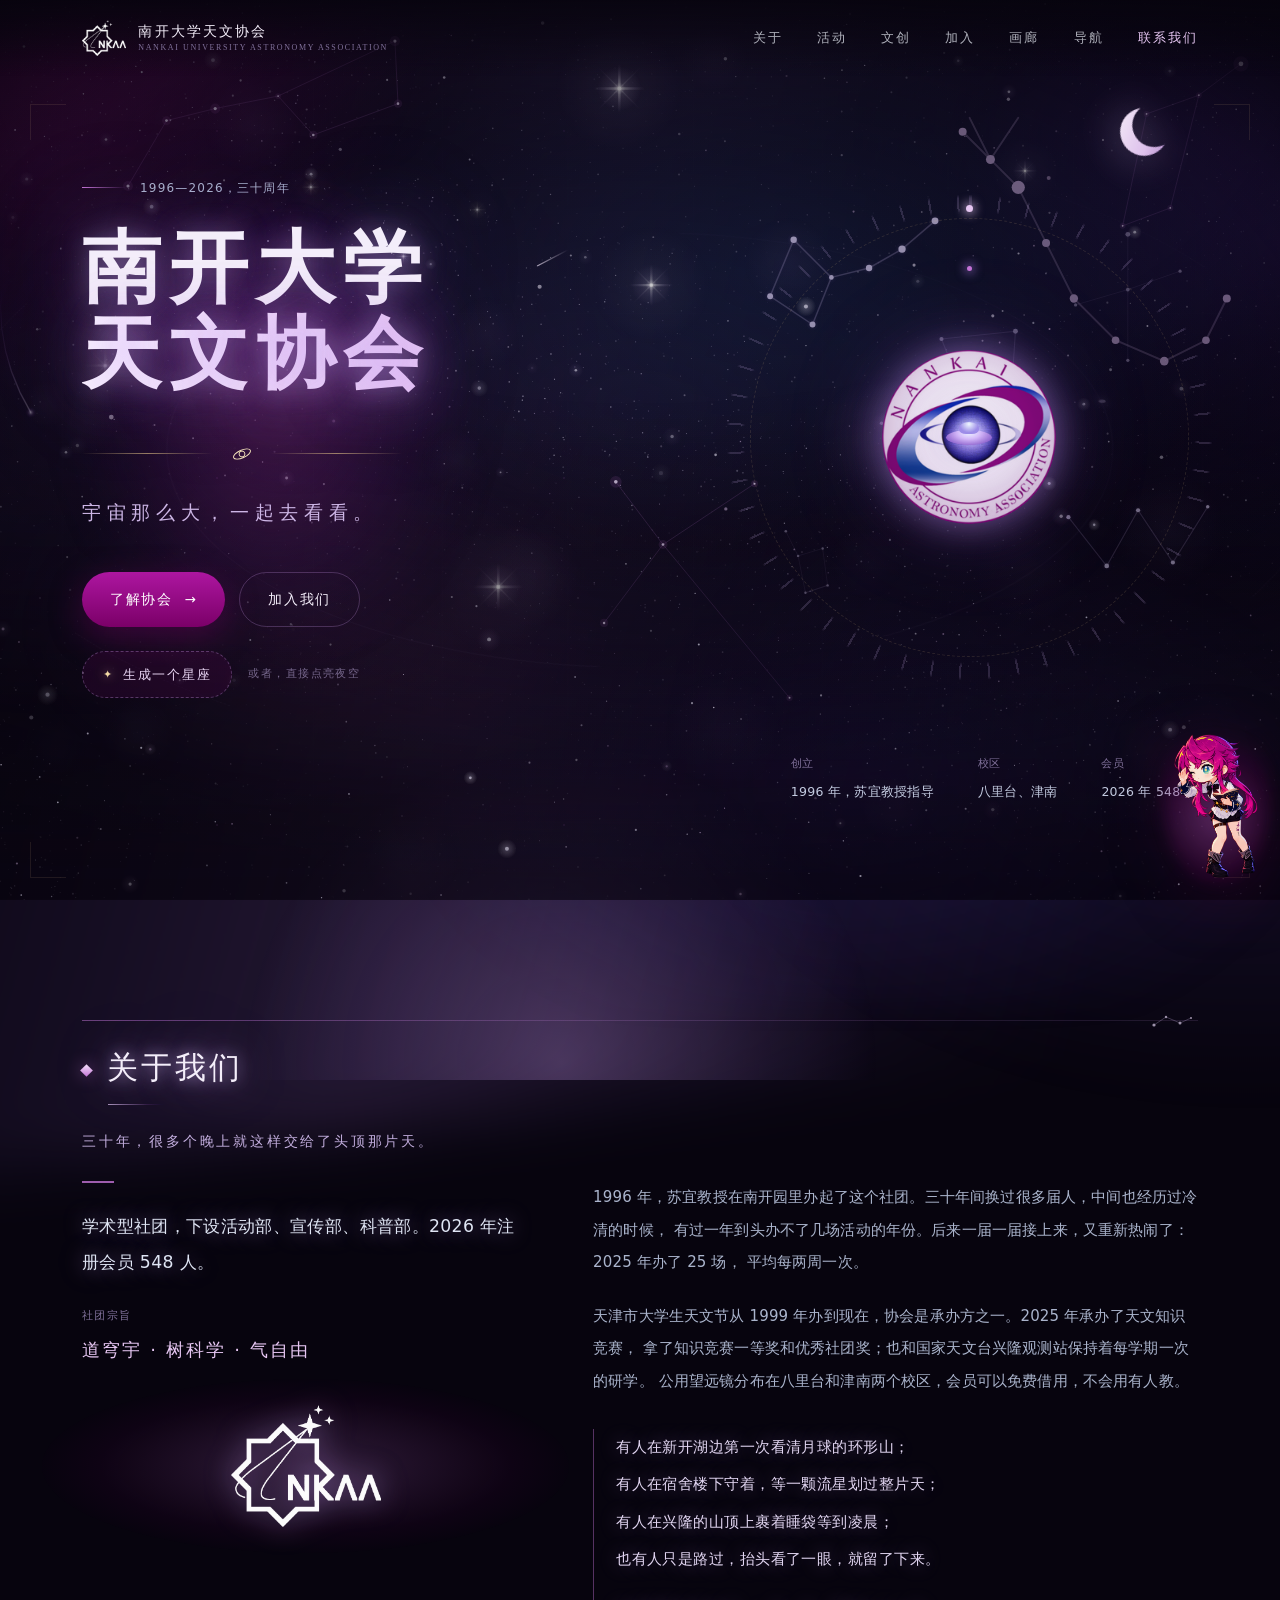
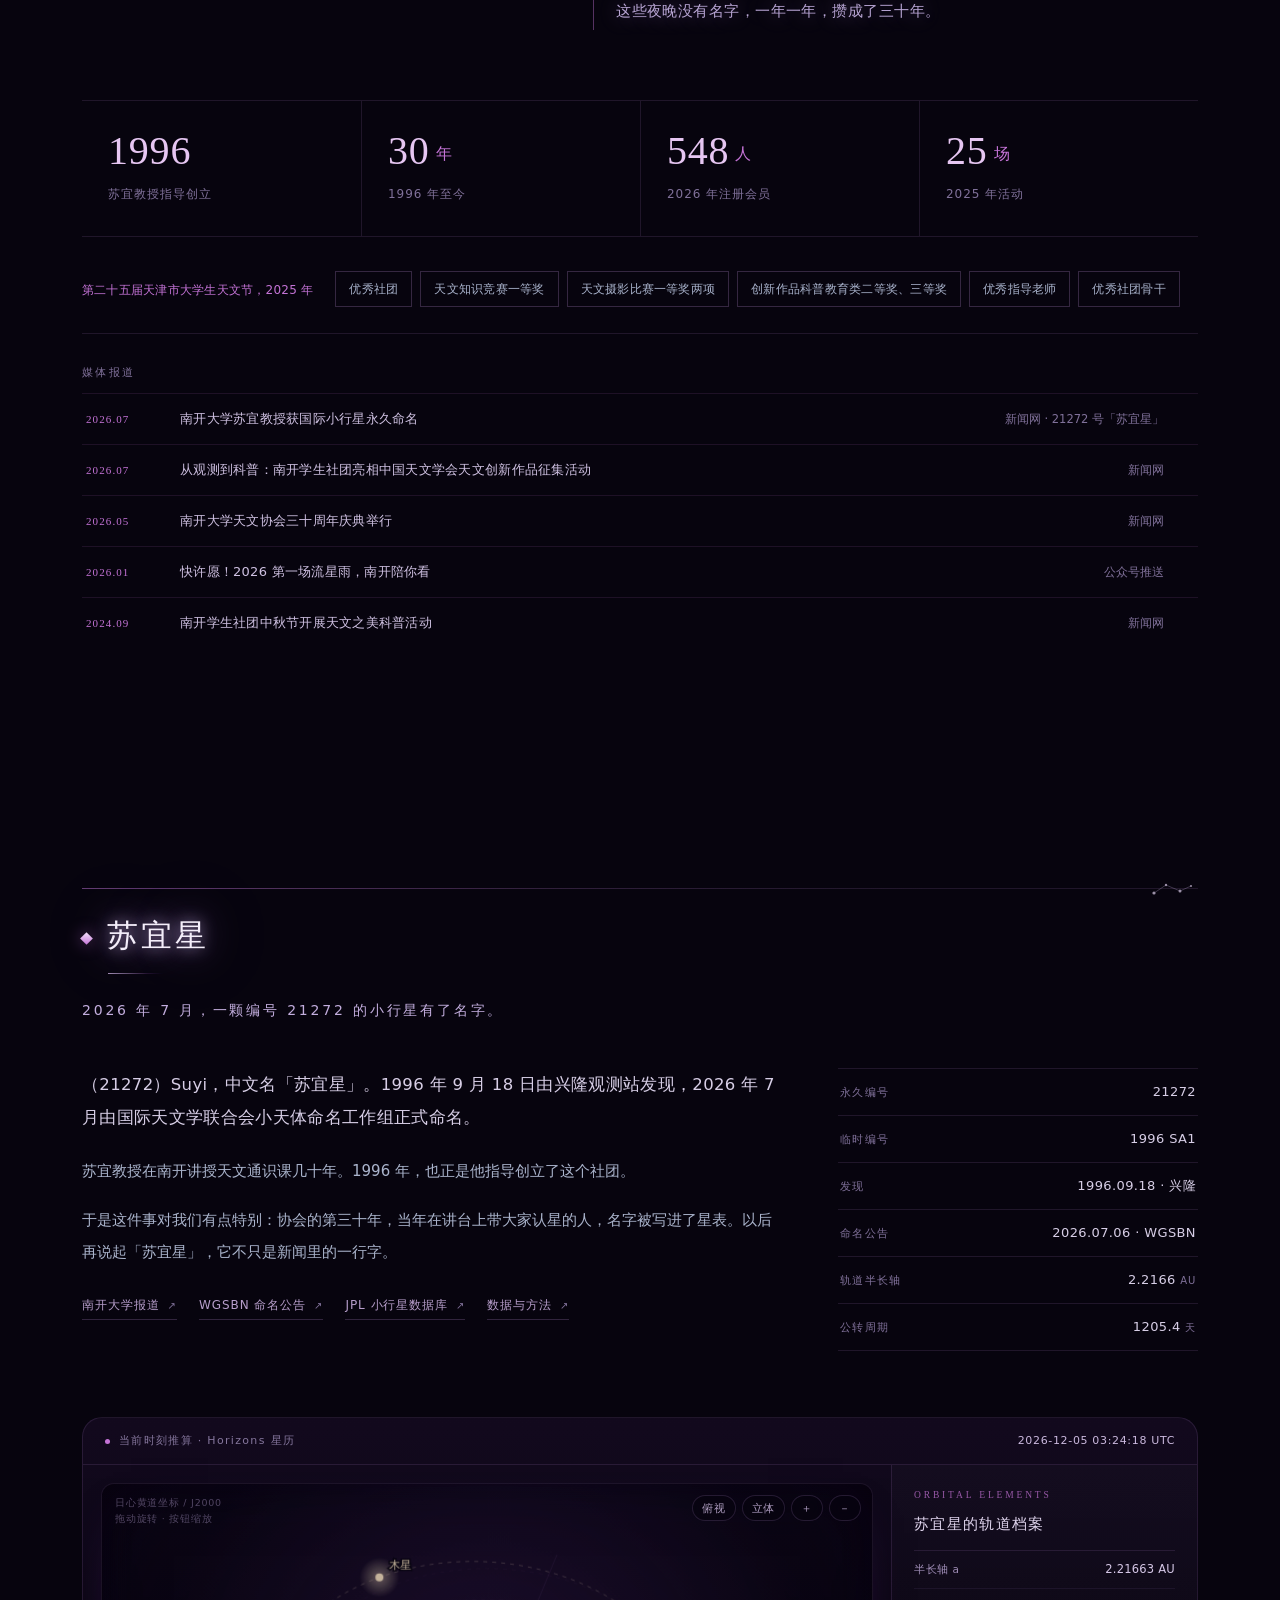
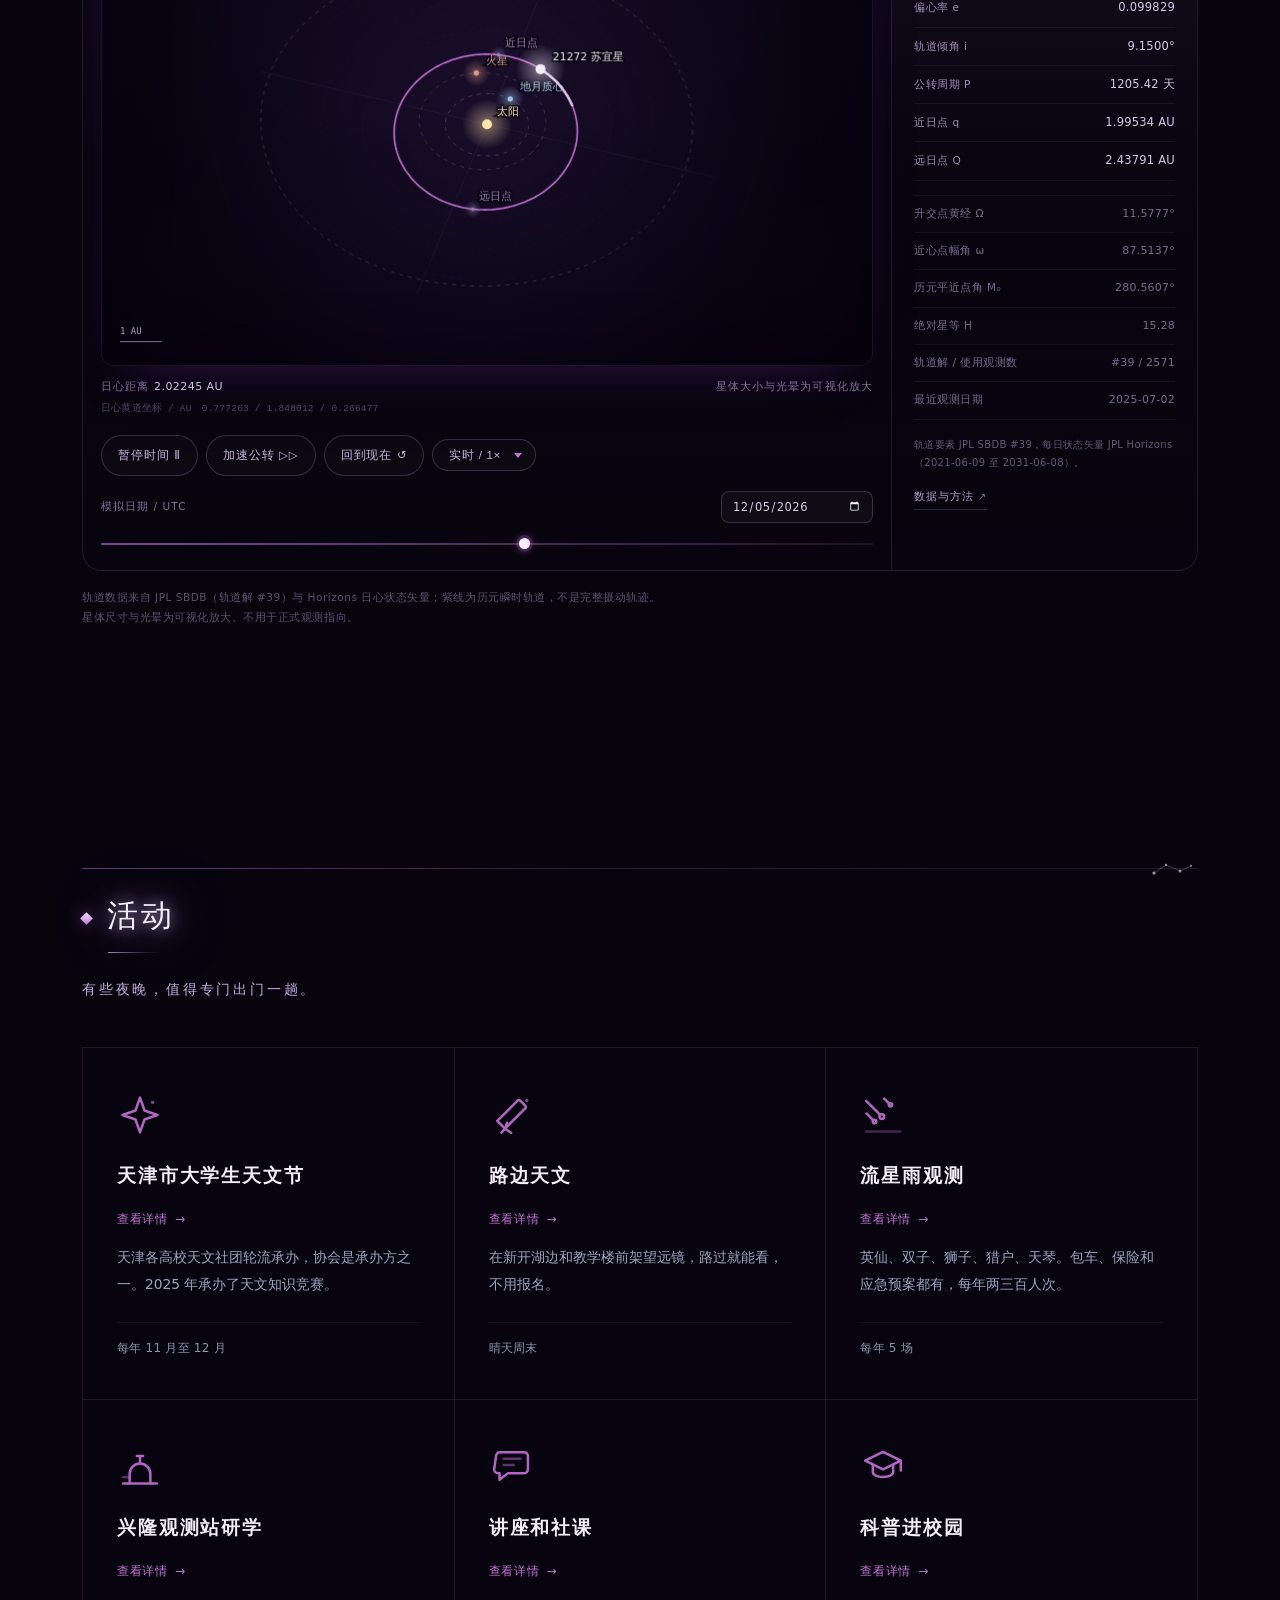
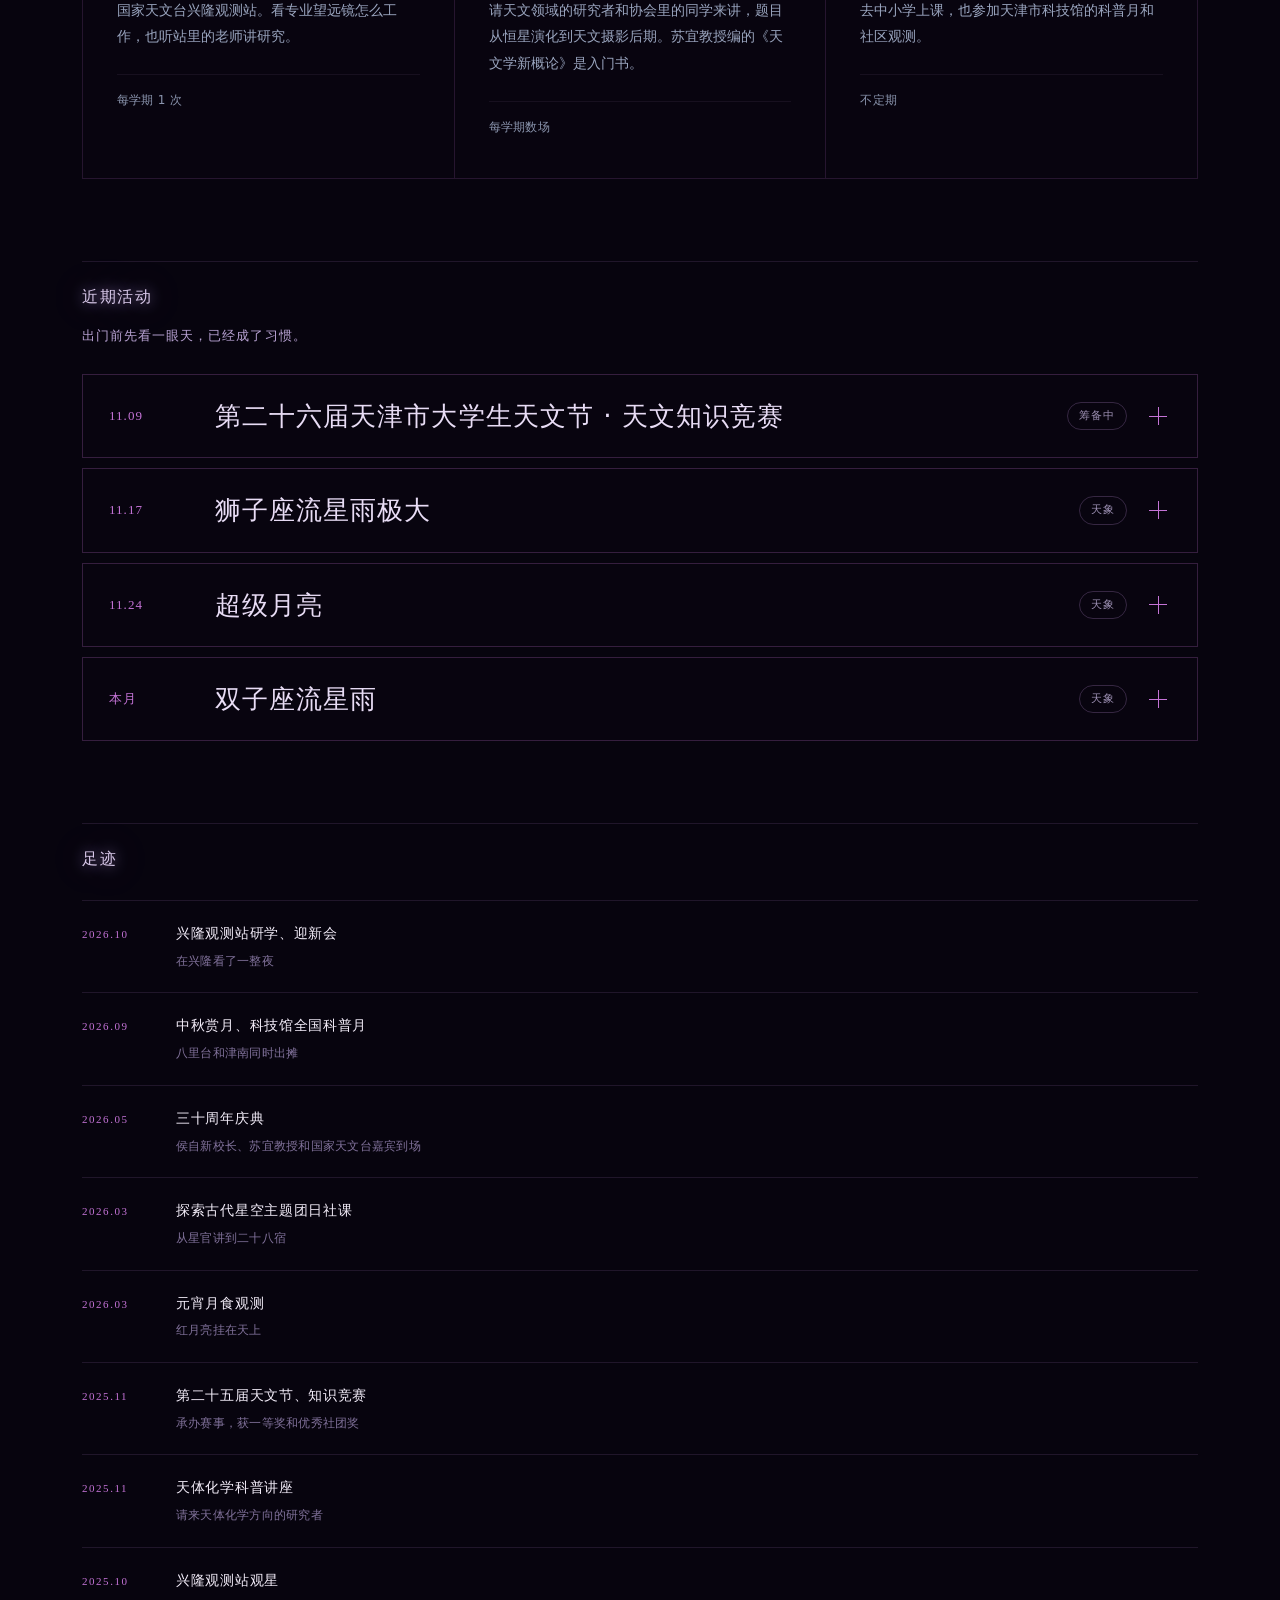
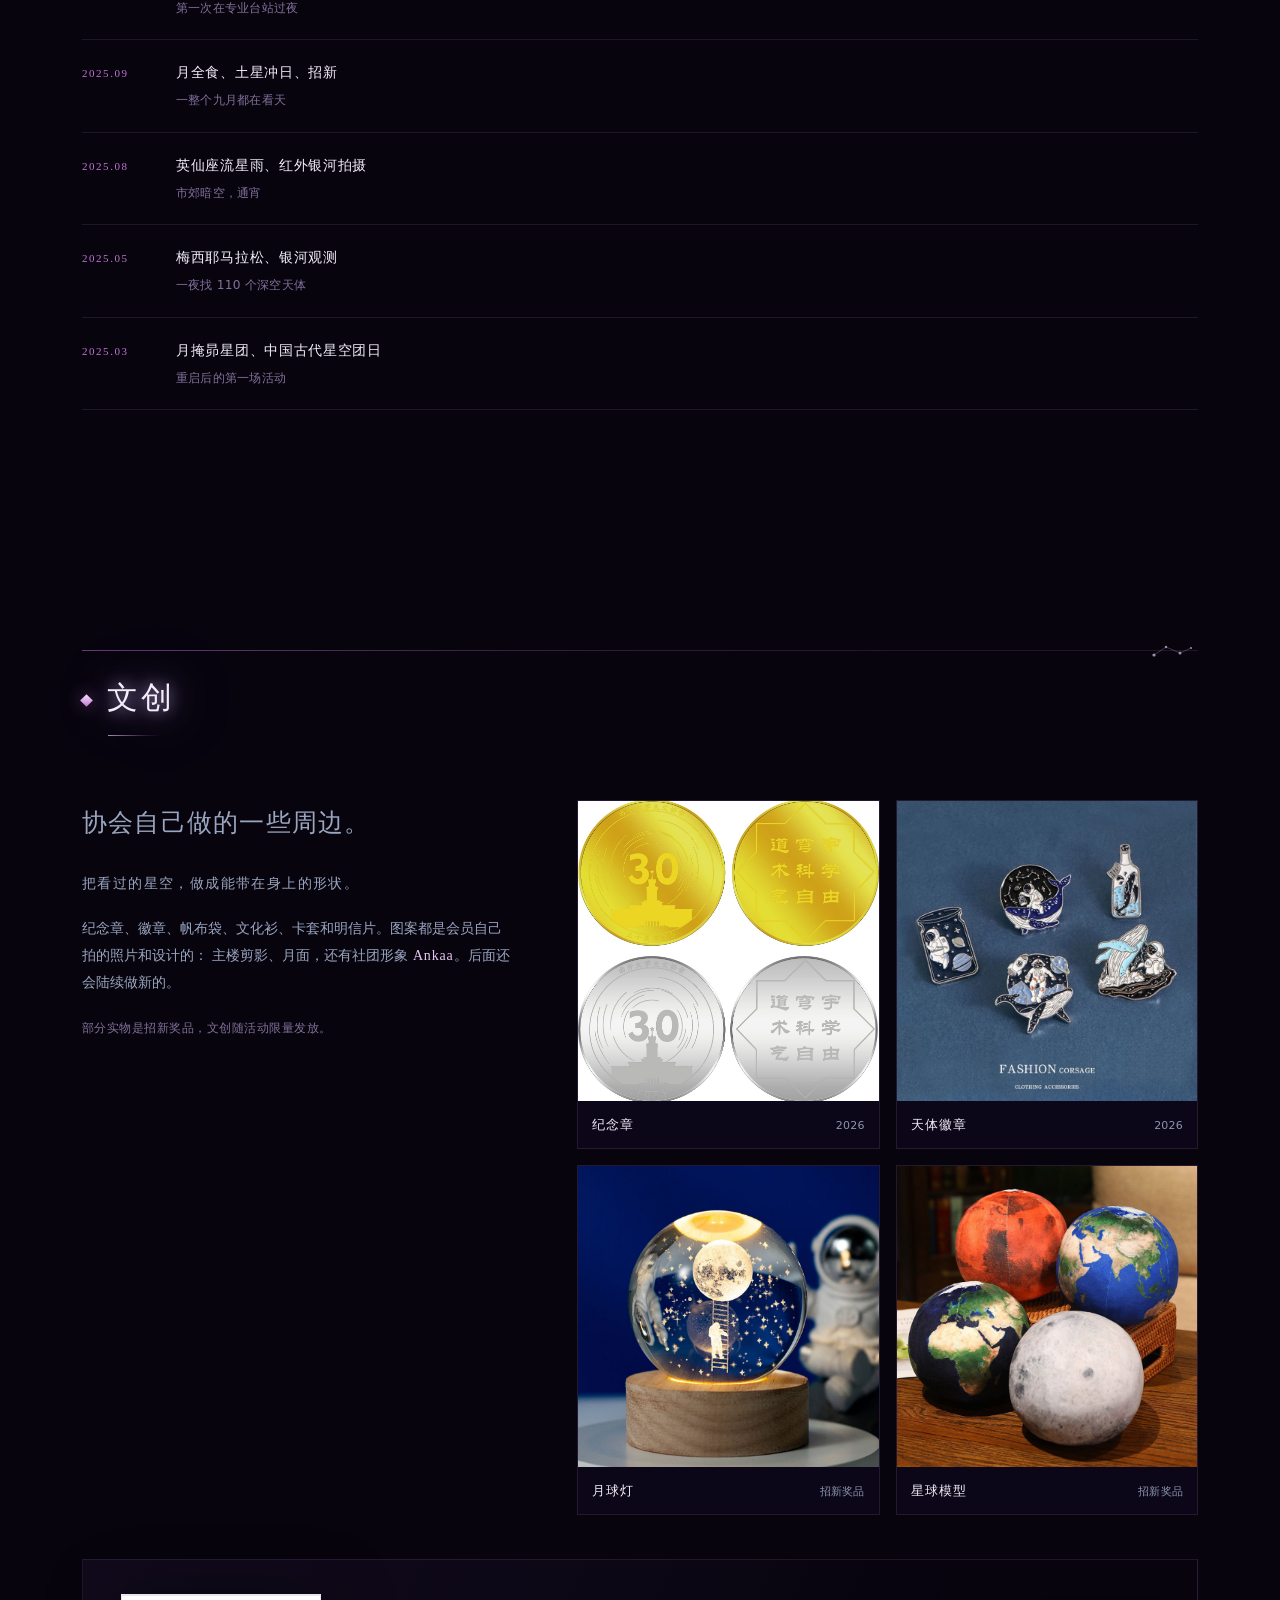
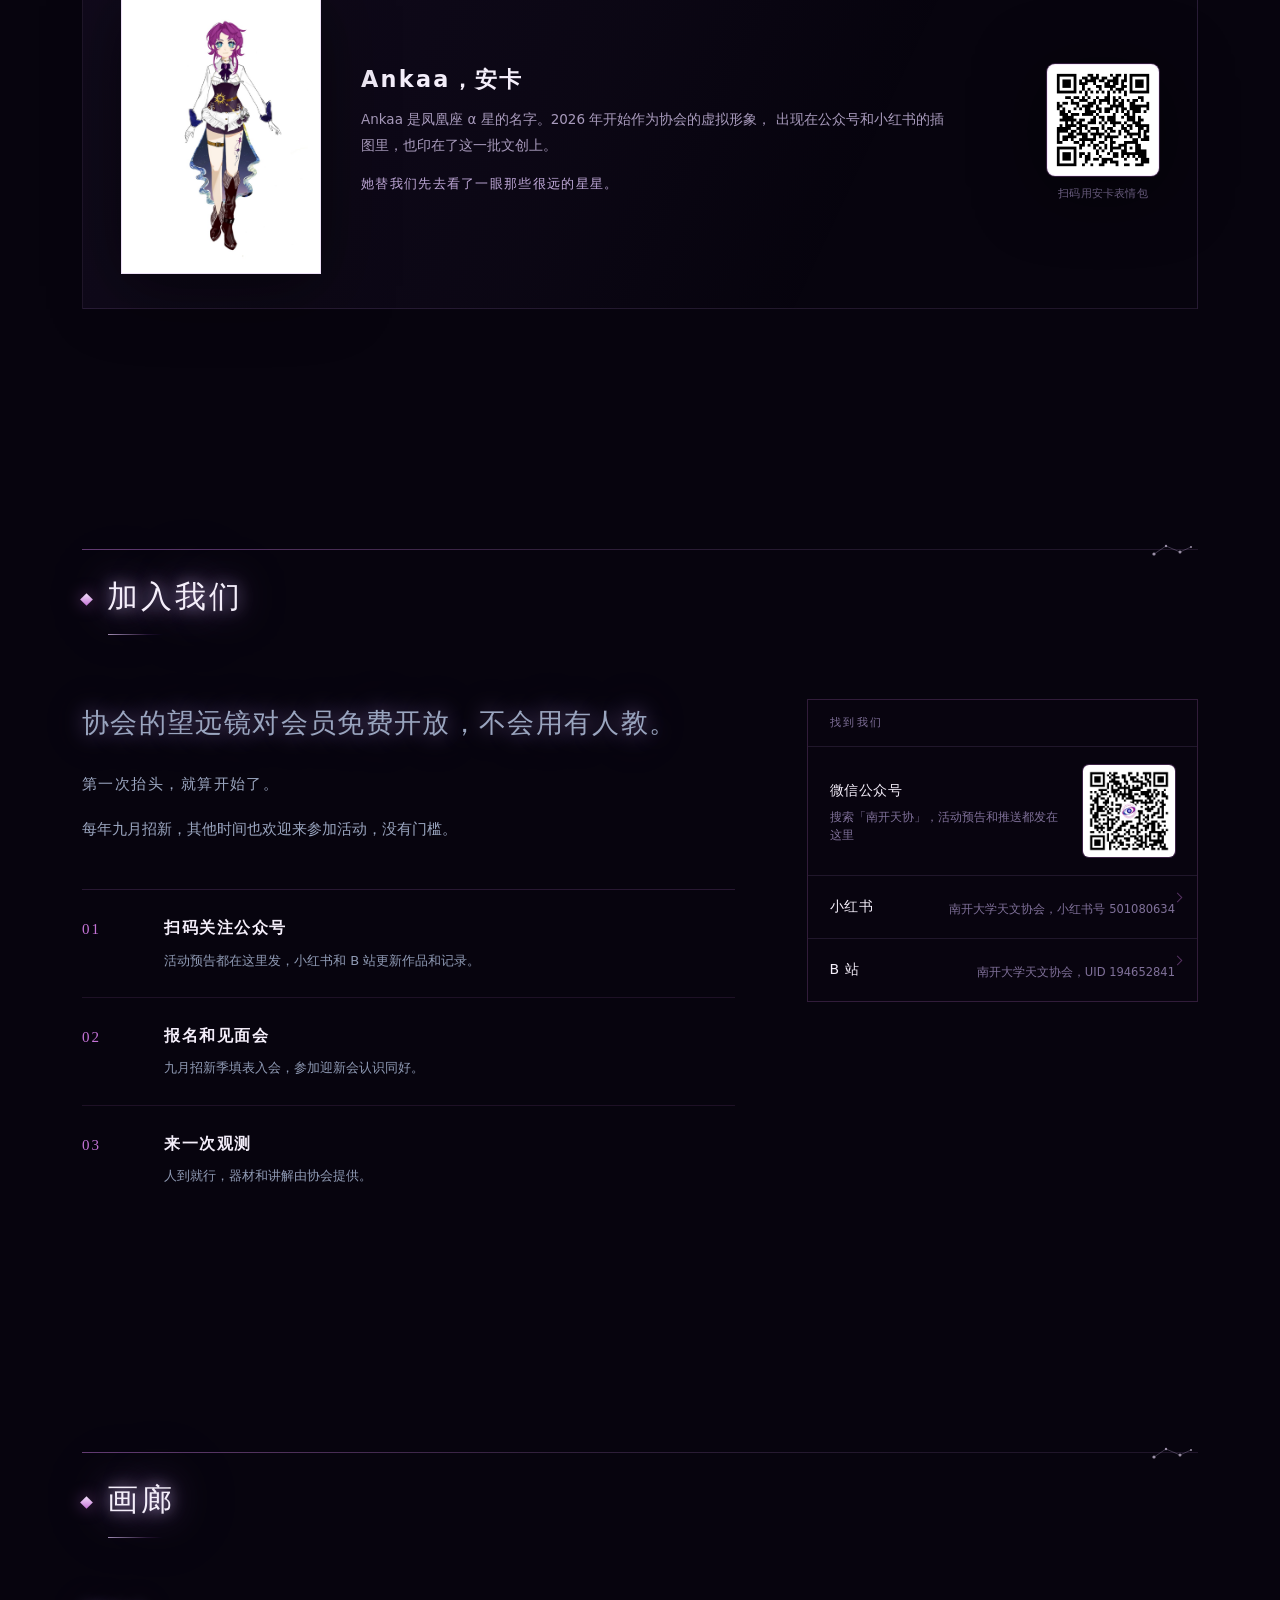
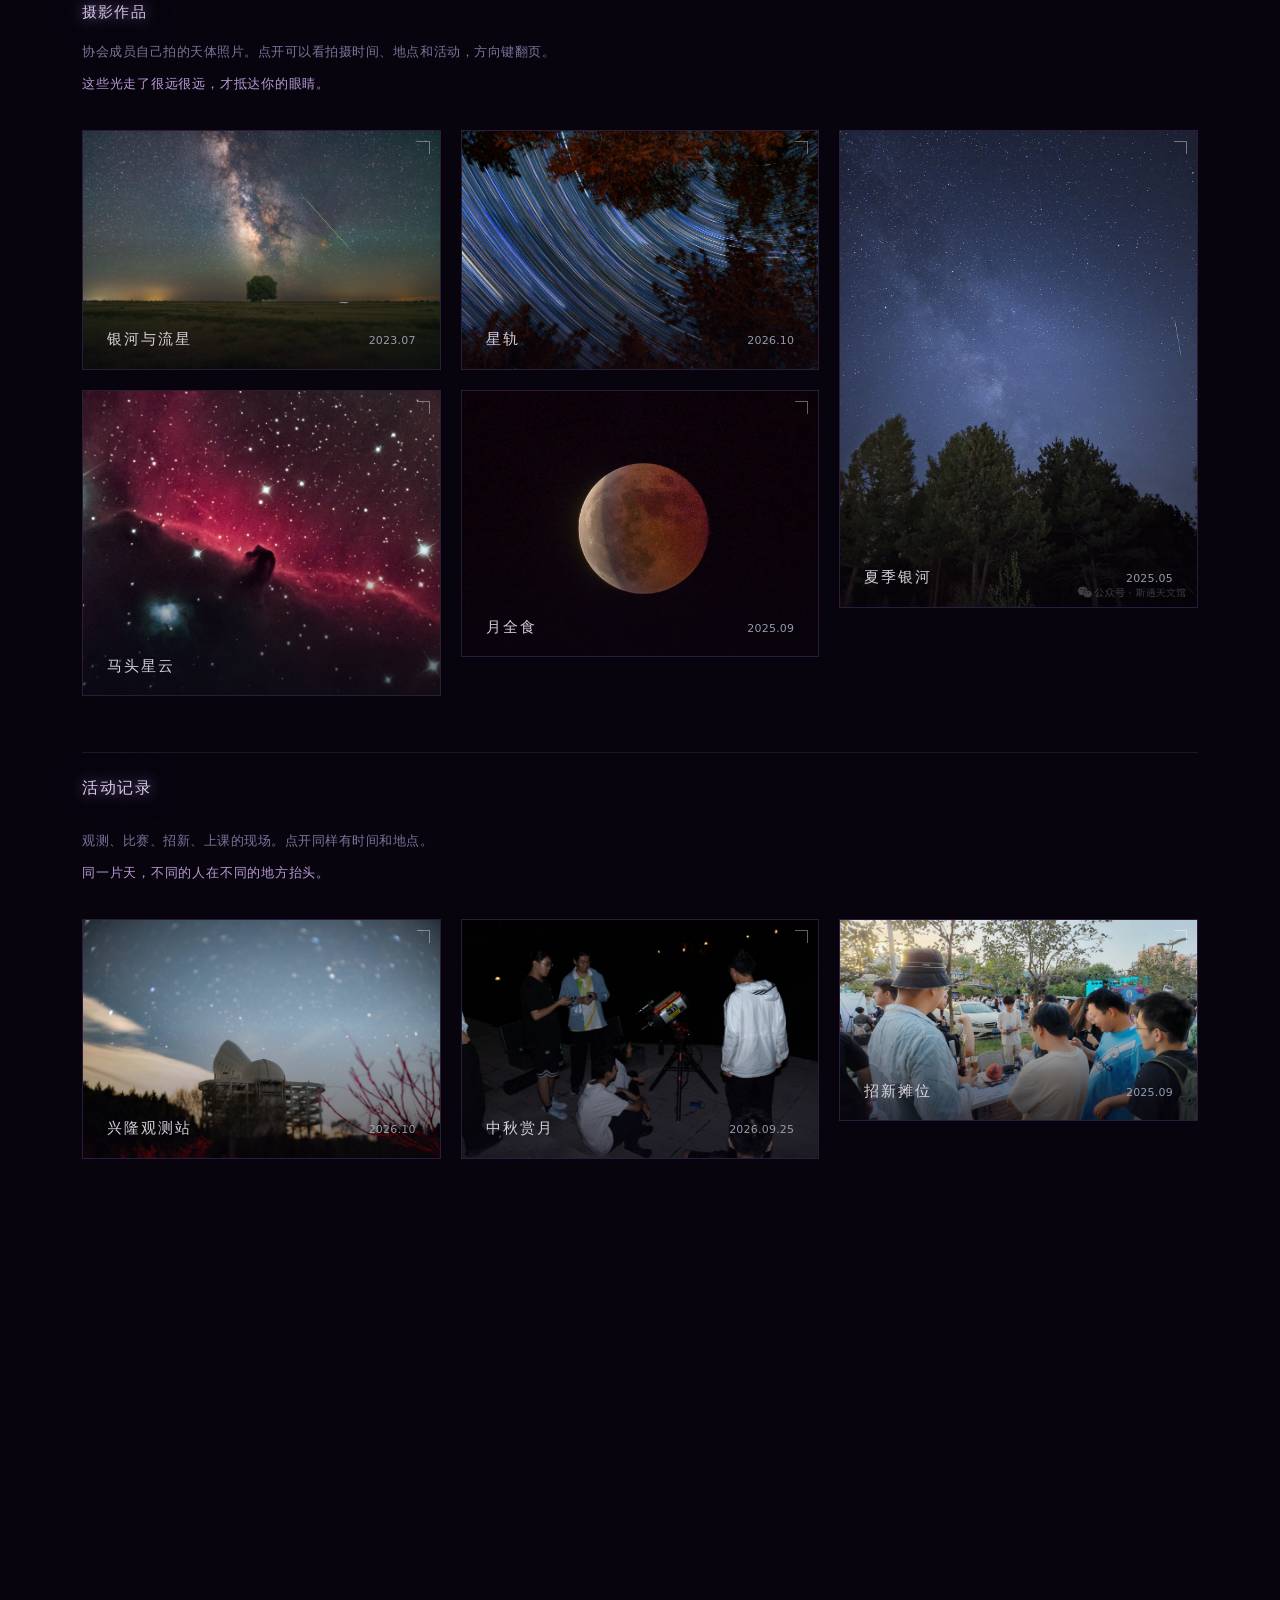
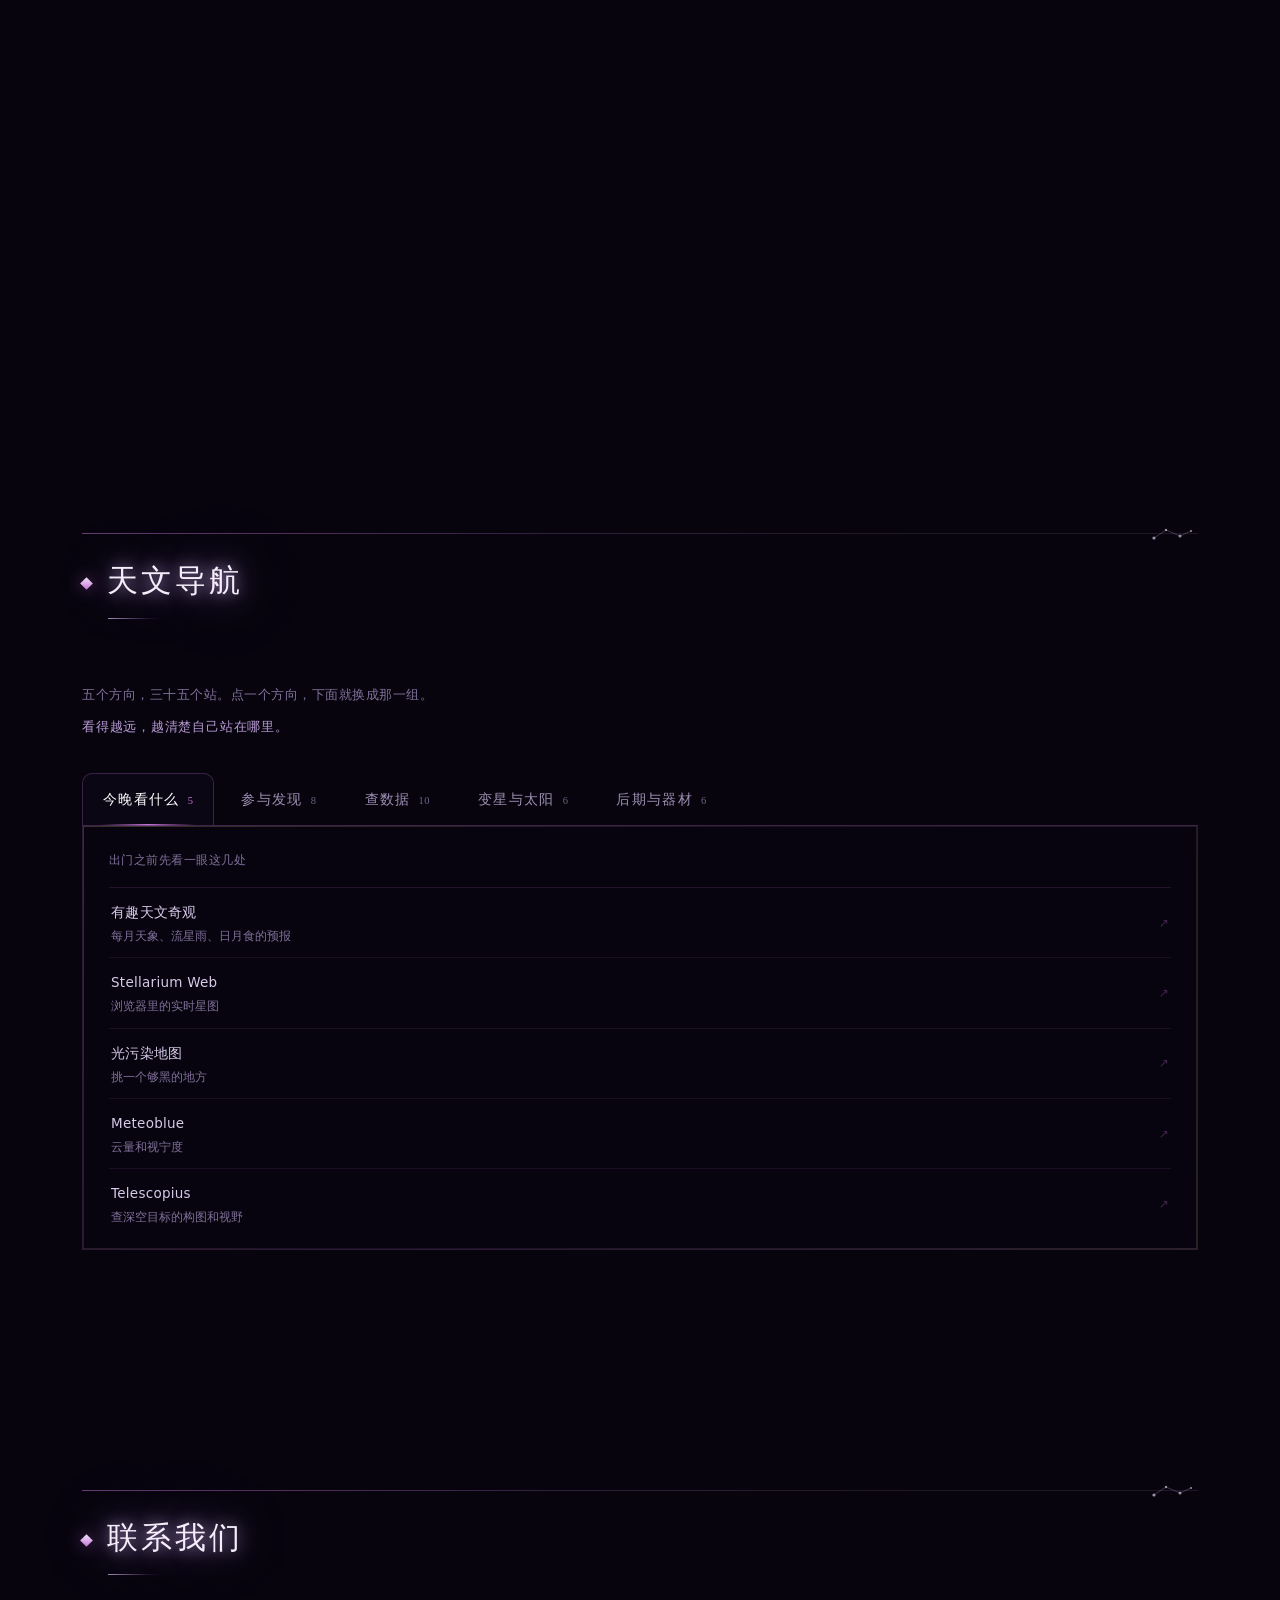
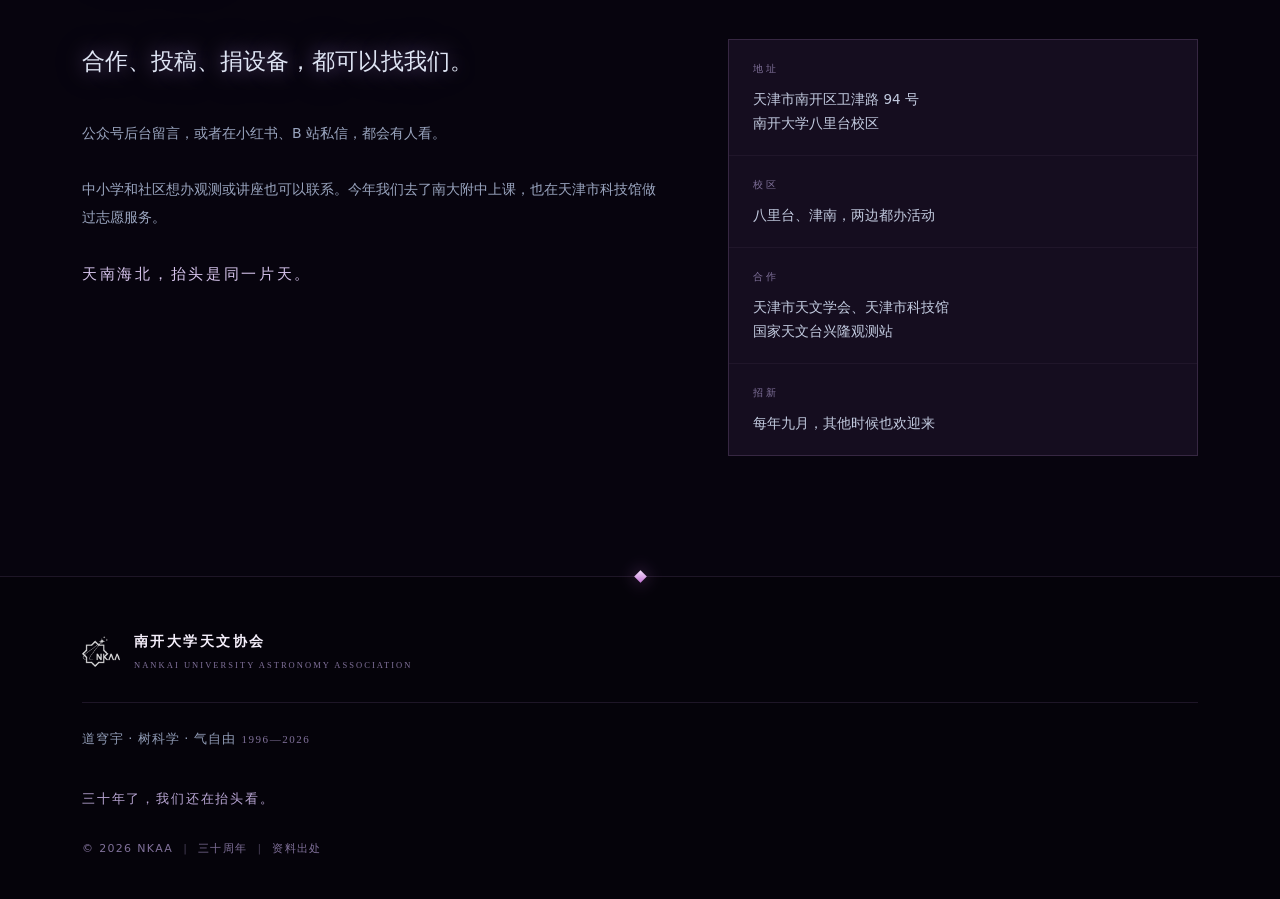
<file: index.html>
<!doctype html>
<html lang="zh-CN">
<head>
<meta charset="utf-8">
<meta name="viewport" content="width=device-width, initial-scale=1, viewport-fit=cover">
<title>南开大学天文协会</title>
<meta name="description" content="南开大学天文协会，1996 年由苏宜教授指导创立。校园观测、流星雨观测、兴隆观测站研学、天津市大学生天文节承办。">
<meta name="theme-color" content="#07040e">
<meta name="author" content="Nankai University Astronomy Association">
<link rel="icon" href="assets/img/favicon-64.png" sizes="64x64" type="image/png">
<link rel="icon" href="assets/img/favicon-192.png" sizes="192x192" type="image/png">
<link rel="apple-touch-icon" href="assets/img/favicon-192.png">
<meta property="og:type" content="website">
<meta property="og:title" content="南开大学天文协会">
<meta property="og:description" content="1996 年由苏宜教授指导创立，2026 年三十周年。">
<meta property="og:image" content="assets/img/og-cover.png">
<link rel="stylesheet" href="assets/css/style.css?v=20261025c">
<script>document.documentElement.classList.add("js");</script>
</head>
<body id="top">
<a class="skip" href="#main">跳到主要内容</a>
<div class="page-frame" aria-hidden="true"></div>
<div class="progress" aria-hidden="true"><i id="progressBar"></i></div>
<div class="cursor-glow" id="cursorGlow" aria-hidden="true"></div>
<div class="ring" id="cursorRing" aria-hidden="true"></div>
<canvas id="skyField" class="sky-field" aria-hidden="true"></canvas>
<div class="milkyway" aria-hidden="true"></div>
<div class="aurora" aria-hidden="true"><i></i><i></i><i></i></div>
<div class="bloom" aria-hidden="true"></div>
<div class="starchart" aria-hidden="true"></div>
<div class="orbits" aria-hidden="true">
  <i class="orbits__ring orbits__ring--1"></i>
  <i class="orbits__ring orbits__ring--2"></i>
  <i class="orbits__ring orbits__ring--3"></i>
  <b class="orbits__dot orbits__dot--1"></b>
  <b class="orbits__dot orbits__dot--2"></b>
</div>
<div class="sparks" aria-hidden="true"><i></i><i></i><i></i><i></i><i></i><i></i><i></i><i></i><i></i><i></i><i></i><i></i></div>

<header class="nav" id="nav">
  <div class="nav__inner">
    <a class="brand" href="#top" aria-label="南开大学天文协会 首页">
      <img src="assets/img/logo-mark.png" alt="NKAA" class="brand__mark" width="44" height="36">
      <span class="brand__text">
        <b>南开大学天文协会</b>
        <i>NANKAI UNIVERSITY ASTRONOMY ASSOCIATION</i>
      </span>
    </a>
    <nav class="nav__links" id="navLinks" aria-label="主导航">
      <a href="#about">关于</a>
      <a href="#activities">活动</a>
      <a href="#merch">文创</a>
      <a href="#join">加入</a>
      <a href="#gallery">画廊</a>
      <a href="#links">导航</a>
      <a class="nav__cta" href="#contact">联系我们</a>
      <span class="nav__note">1996—2026<br>南开大学 八里台 津南</span>
    </nav>
    <button class="burger" id="burger" aria-label="打开导航菜单" aria-expanded="false" aria-controls="navLinks">
      <span></span><span></span>
    </button>
  </div>
</header>

<main id="main">
<nav class="rail" id="rail" aria-label="页面目录">
  <a href="#about">关于</a>
  <a href="#activities">活动</a>
  <a href="#merch">文创</a>
  <a href="#join">加入</a>
  <a href="#gallery">画廊</a>
  <a href="#links">导航</a>
  <a href="#contact">联系</a>
</nav>

<!-- ============ HERO ============ -->
<section class="hero" aria-label="南开大学天文协会">
  <canvas id="sky" aria-hidden="true"></canvas>
  <div class="hero__frame" aria-hidden="true"><i></i><i></i><i></i><i></i></div>
  <svg class="moon" viewBox="0 0 64 64" aria-hidden="true">
    <defs>
      <linearGradient id="moonGrad" x1="0" y1="0" x2="1" y2="1">
        <stop offset="0" stop-color="#fdf3ff"/>
        <stop offset=".6" stop-color="#e6c8f4"/>
        <stop offset="1" stop-color="#b78cd0"/>
      </linearGradient>
      <mask id="moonMask">
        <rect width="64" height="64" fill="#fff"/>
        <circle cx="42" cy="30" r="22" fill="#000"/>
      </mask>
    </defs>
    <circle cx="30" cy="32" r="24" fill="url(#moonGrad)" mask="url(#moonMask)"/>
  </svg>
  <div class="hero__grid">
    <canvas class="hero__dust" id="heroDust" aria-hidden="true"></canvas>
    <div class="hero__text">
      <p class="kicker reveal">1996—2026，三十周年</p>
      <h1 class="hero__title reveal">
        <span class="hero__line">南开大学</span>
        <span class="hero__line hero__line--gold">天文协会</span>
      </h1>
      <div class="hero__deco reveal" aria-hidden="true">
        <span class="hero__deco-line"></span>
        <svg class="hero__deco-mark" viewBox="0 0 24 24" fill="none" stroke="currentColor" stroke-width="1">
          <circle cx="12" cy="12" r="3.2"/>
          <ellipse cx="12" cy="12" rx="10" ry="4.2" transform="rotate(-24 12 12)"/>
        </svg>
        <span class="hero__deco-line"></span>
      </div>
      <p class="hero__slogan reveal">宇宙那么大，一起去看看。</p>
      <div class="hero__actions reveal">
        <a class="btn btn--gold" href="#about">了解协会<span>&rarr;</span></a>
        <a class="btn btn--ghost" href="#join">加入我们</a>
      </div>
      <div class="hero__make reveal">
        <button class="hero__make-btn" id="makeConstellation" type="button">
          <span class="hero__make-star" aria-hidden="true">✦</span> 生成一个星座
        </button>
        <span class="hero__make-hint">或者，直接点亮夜空</span>
      </div>
    </div>

    <div class="hero__orbit" aria-hidden="true">
      <div class="hero__consts">
        <!-- 北斗七星 -->
        <svg class="hero__const const--dipper" viewBox="0 0 100 100" fill="none">
          <g stroke="rgba(226,206,255,.30)" stroke-width=".62" stroke-linecap="round">
            <path d="M30 16 L20 40 L38 52 L46 32 L30 16"/>
            <path d="M46 32 L62 28 L76 20 L90 8"/>
          </g>
          <g fill="#e8dcff">
            <circle cx="30" cy="16" r="1.35"/><circle cx="20" cy="40" r="1.25"/>
            <circle cx="38" cy="52" r="1.25"/><circle cx="46" cy="32" r="1.0"/>
            <circle cx="62" cy="28" r="1.35"/><circle cx="76" cy="20" r="1.55"/>
            <circle cx="90" cy="8" r="1.45"/>
          </g>
        </svg>

        <!-- 猎户座 -->
        <svg class="hero__const const--orion" viewBox="0 0 100 100" fill="none">
          <g stroke="rgba(226,206,255,.26)" stroke-width=".58" stroke-linecap="round">
            <path d="M28 18 L40 48 M66 14 L64 44 M40 48 L52 46 L64 44 M40 48 L36 84 M64 44 L72 82 M28 18 L66 14 M36 84 L72 82"/>
          </g>
          <g fill="#e8dcff">
            <circle cx="28" cy="18" r="1.05"/><circle cx="66" cy="14" r="1.25"/>
            <circle cx="40" cy="48" r="1.25"/><circle cx="52" cy="46" r="1.25"/>
            <circle cx="64" cy="44" r="1.25"/><circle cx="36" cy="84" r="1.1"/>
            <circle cx="72" cy="82" r="1.55"/>
          </g>
        </svg>

        <!-- 仙后座 -->
        <svg class="hero__const const--cas" viewBox="0 0 100 100" fill="none">
          <g stroke="rgba(226,206,255,.28)" stroke-width=".62" stroke-linecap="round">
            <path d="M10 34 L32 62 L50 30 L70 60 L90 28"/>
          </g>
          <g fill="#e8dcff">
            <circle cx="10" cy="34" r="1.2"/><circle cx="32" cy="62" r="1.35"/>
            <circle cx="50" cy="30" r="1.2"/><circle cx="70" cy="60" r="1.2"/>
            <circle cx="90" cy="28" r="1.0"/>
          </g>
        </svg>

        <!-- 天鹅座 -->
        <svg class="hero__const const--cygnus" viewBox="0 0 100 100" fill="none">
          <g stroke="rgba(226,206,255,.22)" stroke-width=".58" stroke-linecap="round">
            <path d="M50 8 L50 44 L50 90 M16 54 L50 44 L84 32"/>
          </g>
          <g fill="#e8dcff">
            <circle cx="50" cy="8" r="1.55"/><circle cx="50" cy="44" r="1.2"/>
            <circle cx="50" cy="90" r="1.05"/><circle cx="16" cy="54" r="1.05"/>
            <circle cx="84" cy="32" r="1.05"/>
          </g>
        </svg>

        <!-- 天琴座 -->
        <svg class="hero__const const--lyra" viewBox="0 0 100 100" fill="none">
          <g stroke="rgba(226,206,255,.24)" stroke-width=".58" stroke-linecap="round">
            <path d="M34 10 L44 30 M44 30 L64 24 L68 54 L50 60 L44 30 M68 54 L50 60"/>
          </g>
          <g fill="#e8dcff">
            <circle cx="34" cy="10" r="1.05"/><circle cx="44" cy="30" r="1.0"/>
            <circle cx="64" cy="24" r="0.95"/><circle cx="68" cy="54" r="1.0"/>
            <circle cx="50" cy="60" r="0.95"/>
          </g>
        </svg>
      </div>

      <div class="ring ring--1"></div>
      <div class="ring ring--2"></div>
      <div class="ring ring--3"></div>
      <div class="planet planet--seal"><img src="assets/img/badge.png" alt="南开大学天文协会会徽"></div>
      <div class="orbit-dot"></div>
      <div class="orbit-dot orbit-dot--2"></div>
      <div class="ufo" aria-hidden="true">
        <span class="ufo__arm"><span class="ufo__craft"><i></i></span></span>
      </div>
      <svg class="constellation" viewBox="0 0 100 100" fill="none">
        <!-- 天蝎座 -->
        <g stroke="rgba(230,198,242,.34)" stroke-width=".55" stroke-linecap="round">
          <path d="M14 12 L22 20 L30 28 L38 44 L46 60 L58 72 L72 78 L84 72 L90 60"/>
          <path d="M22 20 L16 8 M22 20 L30 8"/>
        </g>
        <g fill="#e6c6f2">
          <circle cx="14" cy="12" r="1.15"/><circle cx="22" cy="20" r="1.3"/>
          <circle cx="30" cy="28" r="1.9"/><circle cx="38" cy="44" r="1.15"/>
          <circle cx="46" cy="60" r="1.2"/><circle cx="58" cy="72" r="1.1"/>
          <circle cx="72" cy="78" r="1.25"/><circle cx="84" cy="72" r="1.1"/>
          <circle cx="90" cy="60" r="1.15"/>
        </g>
      </svg>
    </div>
  </div>

  <div class="hero__foot">
    <dl class="hero__meta">
      <div><dt>创立</dt><dd>1996 年，苏宜教授指导</dd></div>
      <div><dt>校区</dt><dd>八里台、津南</dd></div>
      <div><dt>会员</dt><dd>2026 年 548 人</dd></div>
    </dl>
  </div>
</section>

<!-- ============ ABOUT ============ -->
<section class="section" id="about">
  <div class="wrap">
    <div class="sec-head reveal">
      <h2 class="sec-head__title">关于我们</h2>
    </div>
    <p class="sec-lede reveal">三十年，很多个晚上就这样交给了头顶那片天。</p>

    <div class="about">
      <div class="about__lead reveal">
        <p class="lead">学术型社团，下设活动部、宣传部、科普部。2026 年注册会员 548 人。</p>
        <p class="about__lead2"><span>社团宗旨</span>道穹宇 · 树科学 · 气自由</p>
        <figure class="seal seal--mark">
          <img src="assets/img/logo-mark.png" alt="NKAA 徽标" width="120" height="98">
        </figure>
      </div>
      <div class="about__body">
        <p class="about__log reveal">
          1996 年，苏宜教授在南开园里办起了这个社团。三十年间换过很多届人，中间也经历过冷清的时候，
          有过一年到头办不了几场活动的年份。后来一届一届接上来，又重新热闹了：2025 年办了 25 场，
          平均每两周一次。
        </p>
        <p class="about__log reveal">
          天津市大学生天文节从 1999 年办到现在，协会是承办方之一。2025 年承办了天文知识竞赛，
          拿了知识竞赛一等奖和优秀社团奖；也和国家天文台兴隆观测站保持着每学期一次的研学。
          公用望远镜分布在八里台和津南两个校区，会员可以免费借用，不会用有人教。
        </p>
        <blockquote class="about__lyric reveal">
          有人在新开湖边第一次看清月球的环形山；<br>
          有人在宿舍楼下守着，等一颗流星划过整片天；<br>
          有人在兴隆的山顶上裹着睡袋等到凌晨；<br>
          也有人只是路过，抬头看了一眼，就留了下来。
          <span>这些夜晚没有名字，一年一年，攒成了三十年。</span>
        </blockquote>
      </div>
    </div>

    <ul class="stats">
      <li class="reveal"><b>1996</b><span>苏宜教授指导创立</span></li>
      <li class="reveal"><b>30<i>年</i></b><span>1996 年至今</span></li>
      <li class="reveal"><b>548<i>人</i></b><span>2026 年注册会员</span></li>
      <li class="reveal"><b>25<i>场</i></b><span>2025 年活动</span></li>
    </ul>

    <div class="honors reveal">
      <span class="honors__label">第二十五届天津市大学生天文节，2025 年</span>
      <ul>
        <li>优秀社团</li>
        <li>天文知识竞赛一等奖</li>
        <li>天文摄影比赛一等奖两项</li>
        <li>创新作品科普教育类二等奖、三等奖</li>
        <li>优秀指导老师</li>
        <li>优秀社团骨干</li>
      </ul>
    </div>
    <div class="press reveal">
      <span class="press__label">媒体报道</span>
      <ul class="press__list">
        <li><a href="https://news.nankai.edu.cn/ywsd/system/2026/07/15/030073658.shtml" target="_blank" rel="noopener">
          <time>2026.07</time><b>南开大学苏宜教授获国际小行星永久命名</b><span>新闻网 · 21272 号「苏宜星」</span></a></li>
        <li><a href="https://news.nankai.edu.cn/dcxy/system/2026/07/30/030073809.shtml" target="_blank" rel="noopener">
          <time>2026.07</time><b>从观测到科普：南开学生社团亮相中国天文学会天文创新作品征集活动</b><span>新闻网</span></a></li>
        <li><a href="https://news.nankai.edu.cn/zhxw/system/2026/05/11/030072618.shtml" target="_blank" rel="noopener">
          <time>2026.05</time><b>南开大学天文协会三十周年庆典举行</b><span>新闻网</span></a></li>
        <li><a href="https://mp.weixin.qq.com/s?__biz=MzA4NzAwNDEyMg==&amp;mid=2656274392&amp;idx=1&amp;sn=17d2509b39f417a20c8f1a02a14bcefe" target="_blank" rel="noopener">
          <time>2026.01</time><b>快许愿！2026 第一场流星雨，南开陪你看</b><span>公众号推送</span></a></li>
        <li><a href="https://news.nankai.edu.cn/dcxy/system/2024/09/18/030063441.shtml" target="_blank" rel="noopener">
          <time>2024.09</time><b>南开学生社团中秋节开展天文之美科普活动</b><span>新闻网</span></a></li>
      </ul>
    </div>

  </div>
</section>

<!-- ============ SUYI ============ -->
<section class="section" id="suyi">
  <div class="wrap">
    <div class="sec-head reveal">
      <h2 class="sec-head__title">苏宜星</h2>
    </div>
    <p class="sec-lede reveal">2026 年 7 月，一颗编号 21272 的小行星有了名字。</p>

    <div class="suyi__intro">
      <div class="suyi__copy reveal">
        <p class="lead">（21272）Suyi，中文名「苏宜星」。1996 年 9 月 18 日由兴隆观测站发现，2026 年 7 月由国际天文学联合会小天体命名工作组正式命名。</p>
        <p>苏宜教授在南开讲授天文通识课几十年。1996 年，也正是他指导创立了这个社团。</p>
        <p>于是这件事对我们有点特别：协会的第三十年，当年在讲台上带大家认星的人，名字被写进了星表。以后再说起「苏宜星」，它不只是新闻里的一行字。</p>
        <div class="suyi__links">
          <a href="https://news.nankai.edu.cn/ywsd/system/2026/07/15/030073658.shtml" target="_blank" rel="noopener">南开大学报道 <span aria-hidden="true">↗</span></a>
          <a href="https://wgsbn-iau.org/files/Bulletins/V006/WGSBNBull_V006_010.pdf" target="_blank" rel="noopener">WGSBN 命名公告 <span aria-hidden="true">↗</span></a>
          <a href="https://ssd.jpl.nasa.gov/tools/sbdb_lookup.html#/?sstr=21272" target="_blank" rel="noopener">JPL 小行星数据库 <span aria-hidden="true">↗</span></a>
          <a href="sources.html">数据与方法 <span aria-hidden="true">↗</span></a>
        </div>
      </div>
      <dl class="suyi__facts reveal">
        <div><dt>永久编号</dt><dd>21272</dd></div>
        <div><dt>临时编号</dt><dd>1996 SA1</dd></div>
        <div><dt>发现</dt><dd>1996.09.18 · 兴隆</dd></div>
        <div><dt>命名公告</dt><dd>2026.07.06 · WGSBN</dd></div>
        <div><dt>轨道半长轴</dt><dd>2.2166 <i>AU</i></dd></div>
        <div><dt>公转周期</dt><dd>1205.4 <i>天</i></dd></div>
      </dl>
    </div>

    <div class="suyi-sim reveal" id="suyi-simulator">
      <div class="suyi-sim__head">
        <span class="suyi-sim__state"><i class="suyi-sim__dot" aria-hidden="true"></i><span id="suyi-mode">当前时刻推算</span></span>
        <time id="suyi-time">正在计算轨道…</time>
      </div>
      <div class="suyi-sim__body">
        <div class="suyi-visual">
          <div class="suyi-stage" id="suyi-stage">
            <canvas id="suyi-canvas" tabindex="0" role="img" aria-label="苏宜星交互轨道模拟"></canvas>
            <div class="suyi-view" role="group" aria-label="轨道视角">
              <button id="suyi-top" type="button">俯视</button>
              <button id="suyi-oblique" type="button">立体</button>
              <button id="suyi-zoom-in" type="button" aria-label="放大轨道">＋</button>
              <button id="suyi-zoom-out" type="button" aria-label="缩小轨道">－</button>
            </div>
            <p class="suyi-stage__note">日心黄道坐标 / J2000<br>拖动旋转 · 按钮缩放</p>
          </div>
          <div class="suyi-readout">
            <span>日心距离 <b id="suyi-distance">— AU</b></span>
            <span>星体大小与光晕为可视化放大</span>
          </div>
          <p class="suyi-coords">日心黄道坐标 / AU　<span id="suyi-position">—</span></p>
          <div class="suyi-controls">
            <button id="suyi-play" type="button" aria-pressed="false">暂停时间 Ⅱ</button>
            <button id="suyi-demo" type="button">加速公转 ▷▷</button>
            <button id="suyi-now" type="button">回到现在 ↺</button>
            <label class="sr-only" for="suyi-speed">轨道播放速度</label>
            <select id="suyi-speed">
              <option value="1">实时 / 1×</option>
              <option value="86400">1 天 / 秒</option>
              <option value="604800">7 天 / 秒</option>
              <option value="2592000">30 天 / 秒</option>
            </select>
          </div>
          <div class="suyi-date">
            <label for="suyi-date">模拟日期 / UTC</label>
            <input type="date" id="suyi-date" min="2021-06-09" max="2031-06-08">
            <label class="sr-only" for="suyi-timeline">拖动调整模拟日期</label>
            <input type="range" id="suyi-timeline" min="0" max="3651" value="1964" step="1">
          </div>
        </div>
        <aside class="suyi-params">
          <p class="suyi-params__kicker">ORBITAL ELEMENTS</p>
          <h3>苏宜星的轨道档案</h3>
          <dl class="suyi-params__grid" id="suyi-parameters"></dl>
          <dl class="suyi-params__grid suyi-params__grid--dim" id="suyi-extra"></dl>
          <p class="suyi-params__src" id="suyi-model-source">星历文件未加载：当前使用轨道要素近似推算。</p>
          <a class="suyi-params__more" href="sources.html">数据与方法 <span aria-hidden="true">↗</span></a>
        </aside>
      </div>
    </div>
    <p class="suyi__credit reveal">轨道数据来自 JPL SBDB（轨道解 #39）与 Horizons 日心状态矢量；紫线为历元瞬时轨道，不是完整摄动轨迹。<br>星体尺寸与光晕为可视化放大。不用于正式观测指向。</p>
  </div>
</section>

<!-- ============ ACTIVITIES ============ -->
<section class="section section--alt" id="activities">
  <div class="wrap">
    <div class="sec-head reveal">
      <h2 class="sec-head__title">活动</h2>
    </div>
    <p class="sec-lede reveal">有些夜晚，值得专门出门一趟。</p>

    <div class="cards">
      <article class="card reveal">
        <div class="card__icon">
          <svg viewBox="0 0 24 24" fill="none" stroke="currentColor" stroke-width="1.3" stroke-linecap="round" stroke-linejoin="round">
            <path d="M12 2.9l2.35 6.75L21.1 12l-6.75 2.35L12 21.1l-2.35-6.75L2.9 12l6.75-2.35z"/>
            <circle cx="18.6" cy="5.4" r=".9" fill="currentColor" stroke="none" opacity=".7"/>
          </svg>
        </div>
        <h3>天津市大学生天文节</h3>
        <span class="card__more">查看详情<span>&rarr;</span></span>
        <p>天津各高校天文社团轮流承办，协会是承办方之一。2025 年承办了天文知识竞赛。</p>
        <span class="card__tag">每年 11 月至 12 月</span>
      </article>

      <article class="card reveal">
        <div class="card__icon">
          <svg viewBox="0 0 24 24" fill="none" stroke="currentColor" stroke-width="1.3" stroke-linecap="round" stroke-linejoin="round">
            <path d="M4.3 15.1 14.9 4.5a1 1 0 0 1 1.42 0l2.6 2.6a1 1 0 0 1 0 1.42L8.32 19.1z"/>
            <path d="M8.3 19.1 6.5 21.3M8.3 19.1l3.2 2.2M8.3 19.1l1.2-3.1"/>
            <circle cx="19.7" cy="4.4" r=".85" fill="currentColor" stroke="none" opacity=".65"/>
          </svg>
        </div>
        <h3>路边天文</h3>
        <span class="card__more">查看详情<span>&rarr;</span></span>
        <p>在新开湖边和教学楼前架望远镜，路过就能看，不用报名。</p>
        <span class="card__tag">晴天周末</span>
      </article>

      <article class="card reveal">
        <div class="card__icon">
          <svg viewBox="0 0 24 24" fill="none" stroke="currentColor" stroke-width="1.3" stroke-linecap="round" stroke-linejoin="round">
            <path d="M3.2 4.6 9.9 11.3"/><circle cx="11.4" cy="12.8" r="1.25"/>
            <path d="M3.4 11.2 6.6 14.4"/><circle cx="7.6" cy="15.4" r=".95"/>
            <path d="M12.6 3.4 15 5.8"/><circle cx="15.9" cy="6.7" r=".85"/>
            <path d="M3 20.6h18" opacity=".35"/>
          </svg>
        </div>
        <h3>流星雨观测</h3>
        <span class="card__more">查看详情<span>&rarr;</span></span>
        <p>英仙、双子、狮子、猎户、天琴。包车、保险和应急预案都有，每年两三百人次。</p>
        <span class="card__tag">每年 5 场</span>
      </article>

      <article class="card reveal">
        <div class="card__icon">
          <svg viewBox="0 0 24 24" fill="none" stroke="currentColor" stroke-width="1.3" stroke-linecap="round" stroke-linejoin="round">
            <path d="M3.2 20.6h17.6"/>
            <path d="M6.6 20.6v-5a5.4 5.4 0 0 1 10.8 0v5"/>
            <path d="M12 10.1V6.2M10.4 6.2h3.2"/>
            <path d="M3.2 17.4h3.4" opacity=".45"/>
          </svg>
        </div>
        <h3>兴隆观测站研学</h3>
        <span class="card__more">查看详情<span>&rarr;</span></span>
        <p>国家天文台兴隆观测站。看专业望远镜怎么工作，也听站里的老师讲研究。</p>
        <span class="card__tag">每学期 1 次</span>
      </article>

      <article class="card reveal">
        <div class="card__icon">
          <svg viewBox="0 0 24 24" fill="none" stroke="currentColor" stroke-width="1.3" stroke-linecap="round" stroke-linejoin="round">
            <path d="M3.7 6.3a2 2 0 0 1 2-2h12.6a2 2 0 0 1 2 2v6.9a2 2 0 0 1-2 2h-8.4l-4.4 3.5v-3.5h-.8a2 2 0 0 1-2-2z"/>
            <path d="M7.6 7.7h8.8M7.6 10.9h5.4" opacity=".5"/>
          </svg>
        </div>
        <h3>讲座和社课</h3>
        <span class="card__more">查看详情<span>&rarr;</span></span>
        <p>请天文领域的研究者和协会里的同学来讲，题目从恒星演化到天文摄影后期。苏宜教授编的《天文学新概论》是入门书。</p>
        <span class="card__tag">每学期数场</span>
      </article>

      <article class="card reveal">
        <div class="card__icon">
          <svg viewBox="0 0 24 24" fill="none" stroke="currentColor" stroke-width="1.3" stroke-linecap="round" stroke-linejoin="round">
            <path d="M2.7 8.7 12 4.1l9.3 4.6L12 13.3z"/>
            <path d="M6.7 10.9v3.9c0 1.32 2.37 2.4 5.3 2.4s5.3-1.08 5.3-2.4v-3.9"/>
            <path d="M21.3 8.7v5.1"/>
          </svg>
        </div>
        <h3>科普进校园</h3>
        <span class="card__more">查看详情<span>&rarr;</span></span>
        <p>去中小学上课，也参加天津市科技馆的科普月和社区观测。</p>
        <span class="card__tag">不定期</span>
      </article>
    </div>

    <h3 class="sub-head reveal">近期活动</h3>
    <p class="rom-line rom-line--tight reveal">出门前先看一眼天，已经成了习惯。</p>
    <ul class="upcoming reveal" id="upcomingList"></ul>

    <h3 class="sub-head reveal">足迹</h3>
    <ol class="timeline" id="journeyList"></ol>
  </div>
</section>

<!-- ============ MERCH ============ -->
<section class="section" id="merch">
  <div class="wrap">
    <div class="sec-head reveal">
      <h2 class="sec-head__title">文创</h2>
    </div>

    <div class="merch">
      <div class="merch__intro reveal">
        <p class="lead">协会自己做的一些周边。</p>
        <p class="rom-line">把看过的星空，做成能带在身上的形状。</p>
        <p>
          纪念章、徽章、帆布袋、文化衫、卡套和明信片。图案都是会员自己拍的照片和设计的：
          主楼剪影、月面，还有社团形象 <em>Ankaa</em>。后面还会陆续做新的。
        </p>
        <p class="merch__note">部分实物是招新奖品，文创随活动限量发放。</p>
      </div>

      <ul class="merch__grid">
        <li class="reveal">
          <figure>
            <img src="assets/img/merch/01-coin.jpg" alt="纪念章" loading="lazy" width="1185" height="1200">
            <figcaption><b>纪念章</b><span>2026</span></figcaption>
          </figure>
        </li>
        <li class="reveal">
          <figure>
            <img src="assets/img/merch/02-pins.jpg" alt="天体主题金属徽章" loading="lazy" width="800" height="800">
            <figcaption><b>天体徽章</b><span>2026</span></figcaption>
          </figure>
        </li>
        <li class="reveal">
          <figure>
            <img src="assets/img/merch/03-moonlamp.jpg" alt="月球灯" loading="lazy" width="882" height="882">
            <figcaption><b>月球灯</b><span>招新奖品</span></figcaption>
          </figure>
        </li>
        <li class="reveal">
          <figure>
            <img src="assets/img/merch/04-planets.jpg" alt="太阳系星球模型" loading="lazy" width="800" height="800">
            <figcaption><b>星球模型</b><span>招新奖品</span></figcaption>
          </figure>
        </li>
      </ul>
    </div>

    <div class="ankaa reveal">
      <img src="assets/img/merch/05-ankaa.jpg" alt="社团虚拟形象 Ankaa" loading="lazy" width="953" height="1300">
      <div>
        <h3>Ankaa，安卡</h3>
        <p>
          Ankaa 是凤凰座 α 星的名字。2026 年开始作为协会的虚拟形象，
          出现在公众号和小红书的插图里，也印在了这一批文创上。
        </p>
        <p class="rom-line">她替我们先去看了一眼那些很远的星星。</p>
      </div>
      <figure class="ankaa__qr">
        <img src="assets/img/qr-ankaa.png" alt="安卡表情包二维码" width="840" height="840" loading="lazy">
        <figcaption>扫码用安卡表情包</figcaption>
      </figure>
    </div>
  </div>
</section>

<!-- ============ JOIN ============ -->
<section class="section section--alt" id="join">
  <div class="wrap">
    <div class="sec-head reveal">
      <h2 class="sec-head__title">加入我们</h2>
    </div>

    <div class="join">
      <div class="join__copy">
        <p class="lead reveal">协会的望远镜对会员免费开放，不会用有人教。</p>
        <p class="rom-line reveal">第一次抬头，就算开始了。</p>
        <p class="reveal">每年九月招新，其他时间也欢迎来参加活动，没有门槛。</p>
        <ol class="steps">
          <li class="reveal"><span>01</span><div><b>扫码关注公众号</b><p>活动预告都在这里发，小红书和 B 站更新作品和记录。</p></div></li>
          <li class="reveal"><span>02</span><div><b>报名和见面会</b><p>九月招新季填表入会，参加迎新会认识同好。</p></div></li>
          <li class="reveal"><span>03</span><div><b>来一次观测</b><p>人到就行，器材和讲解由协会提供。</p></div></li>
        </ol>
      </div>

      <aside class="join__side reveal">
        <div class="find">
          <h4>找到我们</h4>
          <div class="find__row find__row--qr">
            <div>
              <b>微信公众号</b>
              <i>搜索「南开天协」，活动预告和推送都发在这里</i>
            </div>
            <img class="find__qr" src="assets/img/qr-wechat.png" alt="公众号 南开天协 二维码" width="840" height="840">
          </div>
          <a class="find__row" href="https://www.xiaohongshu.com/user/profile/501080634" target="_blank" rel="noopener">
            <b>小红书</b>
            <i>南开大学天文协会，小红书号 501080634</i>
          </a>
          <a class="find__row" href="https://space.bilibili.com/194652841" target="_blank" rel="noopener">
            <b>B 站</b>
            <i>南开大学天文协会，UID 194652841</i>
          </a>
        </div>
      </aside>
    </div>
  </div>
</section>

<!-- ============ GALLERY ============ -->
<section class="section section--alt" id="gallery">
  <div class="wrap">
    <div class="sec-head reveal">
      <h2 class="sec-head__title">画廊</h2>
    </div>
    <h3 class="sub-head sub-head--tight reveal">摄影作品</h3>
    <p class="gallery__note reveal">协会成员自己拍的天体照片。点开可以看拍摄时间、地点和活动，方向键翻页。<em class="rom">这些光走了很远很远，才抵达你的眼睛。</em></p>
    <div class="gallery" id="galleryAstro"></div>

    <h3 class="sub-head reveal">活动记录</h3>
    <p class="gallery__note reveal">观测、比赛、招新、上课的现场。点开同样有时间和地点。<em class="rom">同一片天，不同的人在不同的地方抬头。</em></p>
    <div class="gallery gallery--events" id="galleryEvent"></div>
    <noscript><p class="gallery__note">画廊需要浏览器允许 JavaScript。</p></noscript>
  </div>
</section>

<!-- ============ LINKS ============ -->
<section class="section section--alt" id="links">
  <div class="wrap">
    <div class="sec-head reveal">
      <h2 class="sec-head__title">天文导航</h2>
    </div>
    <p class="gallery__note reveal">五个方向，三十五个站。点一个方向，下面就换成那一组。<em class="rom">看得越远，越清楚自己站在哪里。</em></p>

    <div class="tabs reveal" id="navTabs">
      <div class="tabs__bar" role="tablist" aria-label="天文导航分类">
        <button class="tabs__tab is-active" type="button" role="tab" id="navTab0" aria-controls="navPanel0" aria-selected="true">今晚看什么<span>5</span></button>
        <button class="tabs__tab" type="button" role="tab" id="navTab1" aria-controls="navPanel1" aria-selected="false">参与发现<span>8</span></button>
        <button class="tabs__tab" type="button" role="tab" id="navTab2" aria-controls="navPanel2" aria-selected="false">查数据<span>10</span></button>
        <button class="tabs__tab" type="button" role="tab" id="navTab3" aria-controls="navPanel3" aria-selected="false">变星与太阳<span>6</span></button>
        <button class="tabs__tab" type="button" role="tab" id="navTab4" aria-controls="navPanel4" aria-selected="false">后期与器材<span>6</span></button>
      </div>
      <div class="tabs__body">
        <section class="tabs__panel is-active" id="navPanel0" role="tabpanel" aria-labelledby="navTab0">
          <p class="tabs__note">出门之前先看一眼这几处</p>
          <ul class="tabs__links">
            <li><a href="http://interesting-sky.china-vo.org/" target="_blank" rel="noopener"><b>有趣天文奇观</b><i>每月天象、流星雨、日月食的预报</i><em>&nearr;</em></a></li>
            <li><a href="https://stellarium-web.org/" target="_blank" rel="noopener"><b>Stellarium Web</b><i>浏览器里的实时星图</i><em>&nearr;</em></a></li>
            <li><a href="https://www.darkmap.cn/" target="_blank" rel="noopener"><b>光污染地图</b><i>挑一个够黑的地方</i><em>&nearr;</em></a></li>
            <li><a href="https://www.meteoblue.com/" target="_blank" rel="noopener"><b>Meteoblue</b><i>云量和视宁度</i><em>&nearr;</em></a></li>
            <li><a href="https://telescopius.com/" target="_blank" rel="noopener"><b>Telescopius</b><i>查深空目标的构图和视野</i><em>&nearr;</em></a></li>
          </ul>
        </section>
        <section class="tabs__panel" id="navPanel1" role="tabpanel" aria-labelledby="navTab1">
          <p class="tabs__note">拿公开数据做一点真的事</p>
          <ul class="tabs__links">
            <li><a href="https://nadc.china-vo.org/psp/" target="_blank" rel="noopener"><b>PSP 公众超新星搜寻</b><i>对比新旧影像，找超新星候选体</i><em>&nearr;</em></a></li>
            <li><a href="https://nadc.china-vo.org/lensfinder/cluster/" target="_blank" rel="noopener"><b>引力透镜搜寻</b><i>在天区影像里找强引力透镜</i><em>&nearr;</em></a></li>
            <li><a href="https://nadc.china-vo.org/galaxymaze/dist/" target="_blank" rel="noopener"><b>星系迷宫</b><i>给星系形态分类</i><em>&nearr;</em></a></li>
            <li><a href="https://www.zooniverse.org/projects/zookeeper/galaxy-zoo" target="_blank" rel="noopener"><b>Galaxy Zoo</b><i>Zooniverse 上的星系分类项目</i><em>&nearr;</em></a></li>
            <li><a href="https://nadc.china-vo.org/huoliuxing/html/home.html" target="_blank" rel="noopener"><b>火流星目击报告</b><i>记录你看到的那颗火流星</i><em>&nearr;</em></a></li>
            <li><a href="https://iasc.cosmosearch.org/" target="_blank" rel="noopener"><b>IASC 小行星搜寻</b><i>国际小行星搜寻合作</i><em>&nearr;</em></a></li>
            <li><a href="https://science.nasa.gov/citizen-science/exoplanet-watch/" target="_blank" rel="noopener"><b>Exoplanet Watch</b><i>参与系外行星凌星观测</i><em>&nearr;</em></a></li>
            <li><a href="https://science.nasa.gov/citizen-science/" target="_blank" rel="noopener"><b>NASA 公众科学</b><i>可以参与的科学项目总目录</i><em>&nearr;</em></a></li>
          </ul>
        </section>
        <section class="tabs__panel" id="navPanel2" role="tabpanel" aria-labelledby="navTab2">
          <p class="tabs__note">一个天体到底在哪、有多亮</p>
          <ul class="tabs__links">
            <li><a href="https://nadc.china-vo.org/" target="_blank" rel="noopener"><b>国家天文科学数据中心</b><i>数据、工具和公开项目</i><em>&nearr;</em></a></li>
            <li><a href="https://www.china-vo.org/" target="_blank" rel="noopener"><b>中国虚拟天文台</b><i>在线天文工具总入口</i><em>&nearr;</em></a></li>
            <li><a href="http://www.nao.cas.cn/" target="_blank" rel="noopener"><b>国家天文台</b><i>科研进展和兴隆观测站</i><em>&nearr;</em></a></li>
            <li><a href="https://simbad.cds.unistra.fr/simbad/" target="_blank" rel="noopener"><b>SIMBAD 天体数据库</b><i>按名字查坐标、光谱和文献</i><em>&nearr;</em></a></li>
            <li><a href="https://vizier.cds.unistra.fr/" target="_blank" rel="noopener"><b>VizieR 星表服务</b><i>检索公开星表</i><em>&nearr;</em></a></li>
            <li><a href="https://aladin.cds.unistra.fr/AladinLite/" target="_blank" rel="noopener"><b>Aladin Lite</b><i>在浏览器里翻巡天影像</i><em>&nearr;</em></a></li>
            <li><a href="https://ssd.jpl.nasa.gov/tools/sbdb_lookup.html" target="_blank" rel="noopener"><b>JPL 小天体数据库</b><i>小行星和彗星的轨道</i><em>&nearr;</em></a></li>
            <li><a href="https://ssd.jpl.nasa.gov/horizons/" target="_blank" rel="noopener"><b>JPL Horizons 星历</b><i>查某个时刻天体的位置</i><em>&nearr;</em></a></li>
            <li><a href="https://wgsbn-iau.org/" target="_blank" rel="noopener"><b>WGSBN 命名公告</b><i>小天体命名的官方公告，苏宜星也在里面</i><em>&nearr;</em></a></li>
            <li><a href="https://www.minorplanetcenter.net/" target="_blank" rel="noopener"><b>MPC 小行星中心</b><i>小天体观测数据与近地天体</i><em>&nearr;</em></a></li>
          </ul>
        </section>
        <section class="tabs__panel" id="navPanel3" role="tabpanel" aria-labelledby="navTab3">
          <p class="tabs__note">恒星会变，太阳也不安静</p>
          <ul class="tabs__links">
            <li><a href="https://aavso.org/" target="_blank" rel="noopener"><b>AAVSO 变星协会</b><i>变星观测指南与数据提交</i><em>&nearr;</em></a></li>
            <li><a href="https://vsx.aavso.org/" target="_blank" rel="noopener"><b>VSX 变星索引</b><i>按名字或位置查变星</i><em>&nearr;</em></a></li>
            <li><a href="https://apps.aavso.org/lcg/" target="_blank" rel="noopener"><b>AAVSO 光变曲线</b><i>比较一颗星这些年的亮度</i><em>&nearr;</em></a></li>
            <li><a href="https://www.spaceweather.gov/" target="_blank" rel="noopener"><b>NOAA 空间天气</b><i>耀斑、地磁暴和极光预报</i><em>&nearr;</em></a></li>
            <li><a href="https://www.helioviewer.org/" target="_blank" rel="noopener"><b>Helioviewer</b><i>多波段的太阳影像</i><em>&nearr;</em></a></li>
            <li><a href="https://www.sidc.be/SILSO/" target="_blank" rel="noopener"><b>SILSO 黑子数</b><i>两百多年的太阳活动记录</i><em>&nearr;</em></a></li>
          </ul>
        </section>
        <section class="tabs__panel" id="navPanel4" role="tabpanel" aria-labelledby="navTab4">
          <p class="tabs__note">拍完之后的事，以及别人怎么拍</p>
          <ul class="tabs__links">
            <li><a href="https://pixinsight.com/" target="_blank" rel="noopener"><b>PixInsight</b><i>天文影像处理的老牌平台</i><em>&nearr;</em></a></li>
            <li><a href="https://siril.org/" target="_blank" rel="noopener"><b>Siril</b><i>免费开源的叠加与处理</i><em>&nearr;</em></a></li>
            <li><a href="https://starnetastro.com/" target="_blank" rel="noopener"><b>StarNet</b><i>把星点和背景分开</i><em>&nearr;</em></a></li>
            <li><a href="https://nighttime-imaging.com/" target="_blank" rel="noopener"><b>N.I.N.A.</b><i>自动化拍摄控制</i><em>&nearr;</em></a></li>
            <li><a href="https://openphdguiding.org/" target="_blank" rel="noopener"><b>PHD2</b><i>导星软件</i><em>&nearr;</em></a></li>
            <li><a href="https://astrobin.com/" target="_blank" rel="noopener"><b>AstroBin</b><i>看别人怎么拍、用什么拍</i><em>&nearr;</em></a></li>
          </ul>
        </section>
      </div>
    </div>
  </div>
</section>

<!-- ============ CONTACT ============ -->
<section class="section section--contact" id="contact">
  <div class="wrap">
    <div class="sec-head reveal">
      <h2 class="sec-head__title">联系我们</h2>
    </div>

    <div class="contact">
      <div class="contact__main reveal">
        <p class="lead">合作、投稿、捐设备，都可以找我们。</p>
        <p class="contact__way">公众号后台留言，或者在小红书、B 站私信，都会有人看。</p>
        <p class="contact__way">中小学和社区想办观测或讲座也可以联系。今年我们去了南大附中上课，也在天津市科技馆做过志愿服务。</p>
        <p class="contact__poem reveal">天南海北，抬头是同一片天。</p>
      </div>
      <dl class="contact__list reveal">
        <div><dt>地址</dt><dd>天津市南开区卫津路 94 号<br>南开大学八里台校区</dd></div>
        <div><dt>校区</dt><dd>八里台、津南，两边都办活动</dd></div>
        <div><dt>合作</dt><dd>天津市天文学会、天津市科技馆<br>国家天文台兴隆观测站</dd></div>
        <div><dt>招新</dt><dd>每年九月，其他时候也欢迎来</dd></div>
      </dl>
    </div>
  </div>
</section>

</main>

<footer class="foot">
  <div class="wrap foot__inner">
    <div class="foot__brand">
      <img src="assets/img/logo-mark.png" alt="" width="38" height="31">
      <div>
        <b>南开大学天文协会</b>
        <span>NANKAI UNIVERSITY ASTRONOMY ASSOCIATION</span>
      </div>
    </div>
    <p class="foot__quote">道穹宇 · 树科学 · 气自由<span>1996—2026</span></p>
    <p class="foot__poem">三十年了，我们还在抬头看。</p>
    <div class="foot__legal">
      <span>&copy; <span id="year">2026</span> NKAA</span>
      <span class="dot">|</span>
      <span>三十周年</span>
      <span class="dot">|</span>
      <a href="sources.html">资料出处</a>
    </div>
  </div>
</footer>

<div class="drawer" id="drawer" role="dialog" aria-modal="true" aria-labelledby="drawerTitle" hidden>
  <div class="drawer__panel" id="drawerPanel">
    <button class="drawer__close" id="drawerClose" aria-label="关闭">&times;</button>
    <p class="drawer__kicker" id="drawerWhen"></p>
    <h3 id="drawerTitle"></h3>
    <p class="drawer__text" id="drawerText"></p>
    <p class="drawer__text drawer__text--dim" id="drawerMore"></p>
    <div class="drawer__photos" id="drawerPhotos"></div>
    <a class="drawer__cta" href="#join">想参加？看看怎么加入<span>&rarr;</span></a>
  </div>
</div>

<div class="lightbox" id="lightbox" role="dialog" aria-modal="true" aria-label="照片详情" hidden>
  <button class="lightbox__close" id="lbClose" aria-label="关闭">&times;</button>
  <div class="lightbox__body">
    <figure class="lightbox__pic"><img id="lbImg" alt=""></figure>
    <div class="lightbox__info">
      <h3 id="lbTitle"></h3>
      <dl id="lbMeta"></dl>
      <p class="lightbox__count" id="lbCount"></p>
      <p class="lightbox__hint">方向键翻页，Esc 关闭</p>
    </div>
  </div>
</div>


<!-- ============ 安卡 · 社团小助手 ============ -->
<div class="anka" id="anka">
  <section class="anka__panel" id="ankaPanel" role="dialog" aria-modal="false" aria-labelledby="ankaTitle" hidden>
    <header class="anka__head">
      <span class="anka__avatar"><img src="assets/img/anka-avatar.png" alt="" width="40" height="40"></span>
      <span class="anka__id">
        <strong id="ankaTitle">安卡</strong>
        <span>社团小助手 · 只聊社团与天文</span>
      </span>
      <button class="anka__close" id="ankaClose" type="button" aria-label="关闭聊天">&times;</button>
    </header>
    <div class="anka__log" id="ankaLog" role="log" aria-live="polite" aria-relevant="additions"></div>
    <div class="anka__chips">
      <button type="button" data-ask="怎么加入天文协会？">怎么加入</button>
      <button type="button" data-ask="最近有什么活动？">最近活动</button>
      <button type="button" data-ask="今晚适合看什么？">今晚看什么</button>
      <button type="button" data-ask="苏宜星是什么？">苏宜星</button>
    </div>
    <div class="anka__form">
      <textarea class="anka__input" id="ankaInput" rows="1" maxlength="200" placeholder="问我社团或天文的事…" aria-label="输入问题"></textarea>
      <button class="anka__send" id="ankaSend" type="button" aria-label="发送">发送</button>
    </div>
    <p class="anka__hint" id="ankaHint">回答由 AI 生成，可能出错；只限社团与天文。</p>
  </section>
  <button class="anka__fab" id="ankaBtn" type="button" aria-controls="ankaPanel" aria-expanded="false" aria-label="和安卡聊聊社团与天文">
    <span class="anka__halo" aria-hidden="true"></span>
    <img class="anka__img" src="assets/img/anka.png" alt="" width="326" height="560">
  </button>
</div>

<script src="assets/js/suyi-data.js?v=20261025"></script>
<script src="assets/js/suyi-ephemeris.js?v=20261025"></script>
<script src="assets/js/suyi-orbit.js?v=20261025"></script>
<script src="assets/js/data.js?v=20261025"></script>
<script src="assets/js/main.js?v=20261025f"></script>
<script src="assets/js/anka-chat.js?v=20261025d"></script>
</body>
</html>
</file>
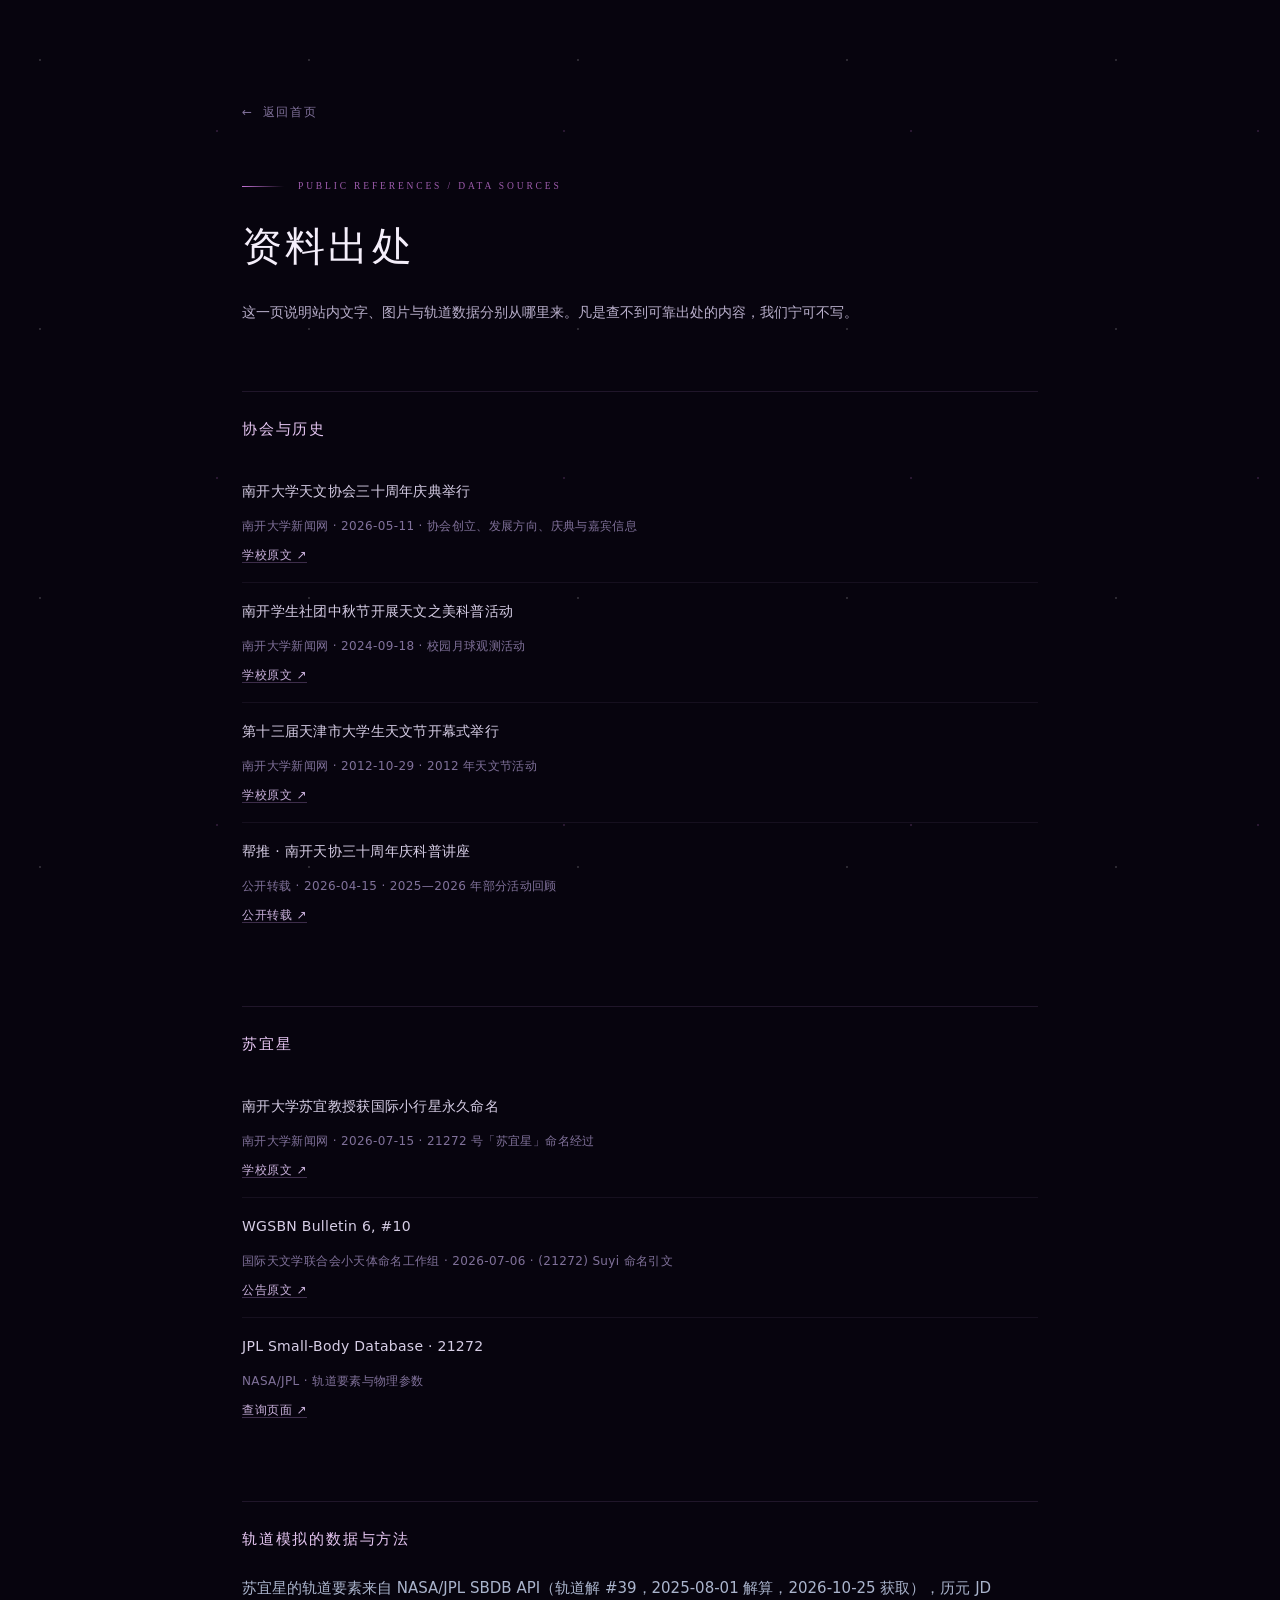
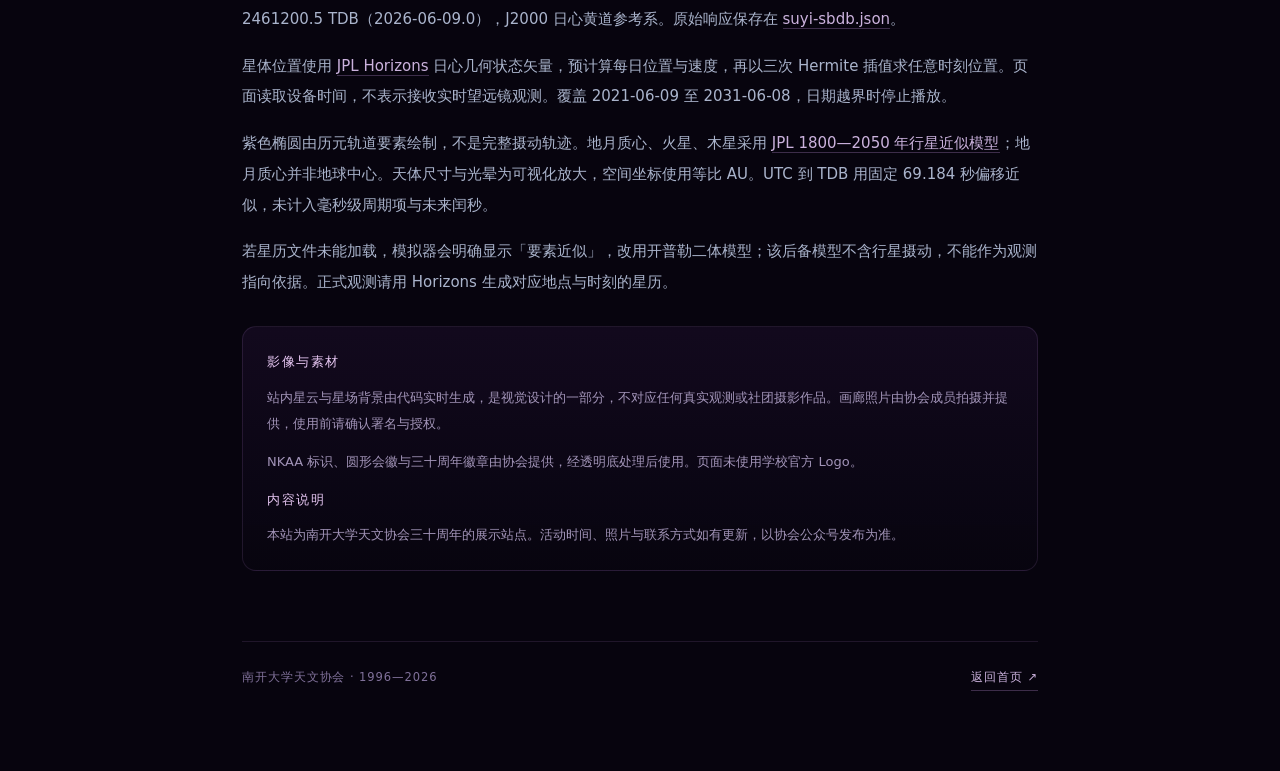
<file: sources.html>
<!doctype html>
<html lang="zh-CN">
<head>
<meta charset="utf-8">
<meta name="viewport" content="width=device-width, initial-scale=1">
<title>资料出处 · 南开大学天文协会</title>
<meta name="description" content="南开大学天文协会网站的资料出处、苏宜星轨道数据来源与素材声明。">
<meta name="theme-color" content="#07040e">
<link rel="icon" href="assets/img/favicon-64.png" sizes="64x64" type="image/png">
<style>
:root{
  --ink:#07040e;
  --paper:#f4eefa;
  --muted:#b3a4c9;
  --dim:#80719a;
  --purple-2:#c473d6;
  --purple-3:#e6c6f2;
  --line:rgba(200,150,230,.13);
  --max:860px;
  --sans:"PingFang SC","HarmonyOS Sans SC","Source Han Sans SC","Microsoft YaHei","Hiragino Sans GB",system-ui,-apple-system,"Segoe UI",sans-serif;
  --latin:"Optima","Palatino Linotype",Palatino,"Iowan Old Style",Georgia,"Times New Roman",serif;
}
*,*::before,*::after{box-sizing:border-box}
body{
  margin:0;min-height:100vh;
  font-family:var(--sans);font-size:15px;line-height:2.05;color:var(--paper);
  background-color:var(--ink);
  background-image:
    radial-gradient(1.4px 1.4px at 40px 60px, rgba(255,255,255,.30) 50%, transparent 51%),
    radial-gradient(1px 1px at 141px 23px, rgba(255,255,255,.20) 50%, transparent 51%),
    radial-gradient(1.8px 1.8px at 217px 131px, rgba(196,115,214,.18) 50%, transparent 51%),
    radial-gradient(1px 1px at 83px 197px, rgba(168,120,226,.18) 50%, transparent 51%);
  background-size:269px 269px, 223px 223px, 347px 347px, 191px 191px;
  background-attachment:fixed;
  -webkit-font-smoothing:antialiased;
}
a{color:#cbb2dd;text-decoration:none;border-bottom:1px solid rgba(200,150,230,.28);
  transition:color .3s,border-color .3s}
a:hover{color:var(--paper);border-color:rgba(214,170,240,.6)}
.wrap{max-width:var(--max);margin:0 auto;padding:96px 32px 80px}
.back{display:inline-flex;align-items:center;gap:9px;margin-bottom:52px;
  font-size:12px;letter-spacing:.14em;color:var(--dim);border:0}
.back:hover{color:var(--purple-3)}
.kicker{display:flex;align-items:center;gap:14px;margin:0 0 24px;
  font-family:var(--latin);font-size:9.5px;letter-spacing:.3em;color:rgba(196,115,214,.8)}
.kicker::before{content:"";width:42px;height:1px;background:linear-gradient(90deg,var(--purple-2),transparent)}
h1{margin:0 0 26px;font-size:clamp(1.8rem,4vw,2.5rem);font-weight:500;
  letter-spacing:.08em;line-height:1.3}
h2{margin:64px 0 18px;padding-top:22px;border-top:1px solid var(--line);
  font-size:15px;font-weight:500;letter-spacing:.12em;color:var(--purple-3)}
.lede{margin:0;color:#bab0cc;font-size:14px;line-height:2.1}
p{margin:0 0 16px;color:#aab4cc}
ul{margin:0 0 22px;padding:0;list-style:none}
li{padding:14px 0;border-bottom:1px solid rgba(200,150,230,.08);color:#aab4cc;font-size:14px}
li:last-child{border-bottom:0}
li strong{display:block;margin-bottom:5px;color:#d7cee6;font-weight:500;letter-spacing:.02em}
li span{color:var(--dim);font-size:12px;letter-spacing:.03em}
li a{font-size:12px;letter-spacing:.05em}
.note{border:1px solid var(--line);border-radius:14px;padding:22px 24px;margin:28px 0;
  background:linear-gradient(180deg,rgba(120,60,170,.10),rgba(10,6,20,.24))}
.note h3{margin:0 0 10px;font-size:12.5px;font-weight:500;letter-spacing:.12em;color:var(--purple-3)}
.note p{font-size:13px;line-height:2;color:#a294b8;margin-bottom:12px}
.note p:last-child{margin-bottom:0}
.foot{margin-top:70px;padding-top:24px;border-top:1px solid var(--line);
  display:flex;justify-content:space-between;gap:16px;flex-wrap:wrap;
  font-size:11.5px;letter-spacing:.08em;color:var(--dim)}
@media (max-width:600px){
  .wrap{padding:64px 22px 56px}
  body{font-size:14.5px}
  h2{margin-top:48px}
}
</style>
</head>
<body>
<main class="wrap">
  <a class="back" href="index.html"><span aria-hidden="true">←</span> 返回首页</a>
  <p class="kicker">PUBLIC REFERENCES / DATA SOURCES</p>
  <h1>资料出处</h1>
  <p class="lede">这一页说明站内文字、图片与轨道数据分别从哪里来。凡是查不到可靠出处的内容，我们宁可不写。</p>

  <h2>协会与历史</h2>
  <ul>
    <li><strong>南开大学天文协会三十周年庆典举行</strong><span>南开大学新闻网 · 2026-05-11 · 协会创立、发展方向、庆典与嘉宾信息</span><br><a href="https://news.nankai.edu.cn/zhxw/system/2026/05/11/030072618.shtml" target="_blank" rel="noopener">学校原文 ↗</a></li>
    <li><strong>南开学生社团中秋节开展天文之美科普活动</strong><span>南开大学新闻网 · 2024-09-18 · 校园月球观测活动</span><br><a href="https://news.nankai.edu.cn/dcxy/system/2024/09/18/030063441.shtml" target="_blank" rel="noopener">学校原文 ↗</a></li>
    <li><strong>第十三届天津市大学生天文节开幕式举行</strong><span>南开大学新闻网 · 2012-10-29 · 2012 年天文节活动</span><br><a href="https://news.nankai.edu.cn/zhxw/system/2012/10/29/000096954.shtml" target="_blank" rel="noopener">学校原文 ↗</a></li>
    <li><strong>帮推 · 南开天协三十周年庆科普讲座</strong><span>公开转载 · 2026-04-15 · 2025—2026 年部分活动回顾</span><br><a href="https://www.sohu.com/a/1009809030_121123983" target="_blank" rel="noopener">公开转载 ↗</a></li>
  </ul>

  <h2>苏宜星</h2>
  <ul>
    <li><strong>南开大学苏宜教授获国际小行星永久命名</strong><span>南开大学新闻网 · 2026-07-15 · 21272 号「苏宜星」命名经过</span><br><a href="https://news.nankai.edu.cn/ywsd/system/2026/07/15/030073658.shtml" target="_blank" rel="noopener">学校原文 ↗</a></li>
    <li><strong>WGSBN Bulletin 6, #10</strong><span>国际天文学联合会小天体命名工作组 · 2026-07-06 · (21272) Suyi 命名引文</span><br><a href="https://wgsbn-iau.org/files/Bulletins/V006/WGSBNBull_V006_010.pdf" target="_blank" rel="noopener">公告原文 ↗</a></li>
    <li><strong>JPL Small-Body Database · 21272</strong><span>NASA/JPL · 轨道要素与物理参数</span><br><a href="https://ssd.jpl.nasa.gov/tools/sbdb_lookup.html#/?sstr=21272" target="_blank" rel="noopener">查询页面 ↗</a></li>
  </ul>

  <h2>轨道模拟的数据与方法</h2>
  <p>苏宜星的轨道要素来自 NASA/JPL SBDB API（轨道解 #39，2025-08-01 解算，2026-10-25 获取），历元 JD 2461200.5 TDB（2026-06-09.0），J2000 日心黄道参考系。原始响应保存在 <a href="suyi-sbdb.json">suyi-sbdb.json</a>。</p>
  <p>星体位置使用 <a href="https://ssd.jpl.nasa.gov/horizons/" target="_blank" rel="noopener">JPL Horizons</a> 日心几何状态矢量，预计算每日位置与速度，再以三次 Hermite 插值求任意时刻位置。页面读取设备时间，不表示接收实时望远镜观测。覆盖 2021-06-09 至 2031-06-08，日期越界时停止播放。</p>
  <p>紫色椭圆由历元轨道要素绘制，不是完整摄动轨迹。地月质心、火星、木星采用 <a href="https://ssd.jpl.nasa.gov/planets/approx_pos.html" target="_blank" rel="noopener">JPL 1800—2050 年行星近似模型</a>；地月质心并非地球中心。天体尺寸与光晕为可视化放大，空间坐标使用等比 AU。UTC 到 TDB 用固定 69.184 秒偏移近似，未计入毫秒级周期项与未来闰秒。</p>
  <p>若星历文件未能加载，模拟器会明确显示「要素近似」，改用开普勒二体模型；该后备模型不含行星摄动，不能作为观测指向依据。正式观测请用 Horizons 生成对应地点与时刻的星历。</p>

  <div class="note">
    <h3>影像与素材</h3>
    <p>站内星云与星场背景由代码实时生成，是视觉设计的一部分，不对应任何真实观测或社团摄影作品。画廊照片由协会成员拍摄并提供，使用前请确认署名与授权。</p>
    <p>NKAA 标识、圆形会徽与三十周年徽章由协会提供，经透明底处理后使用。页面未使用学校官方 Logo。</p>
    <h3>内容说明</h3>
    <p>本站为南开大学天文协会三十周年的展示站点。活动时间、照片与联系方式如有更新，以协会公众号发布为准。</p>
  </div>

  <div class="foot">
    <span>南开大学天文协会 · 1996—2026</span>
    <a href="index.html">返回首页 ↗</a>
  </div>
</main>
</body>
</html>
</file>
<file: assets/css/style.css>
/* ==========================================================================
   NKAA · 南开大学天文协会
   单文件样式表 · 无外部依赖
   ========================================================================== */

:root{
  --ink:#07040e;
  --ink-2:#0a0614;
  --ink-3:#120a1e;
  --paper:#f4eefa;
  --muted:#b3a4c9;
  --dim:#80719a;
  --purple:#8c0078;
  --purple-2:#c473d6;
  --purple-3:#e6c6f2;
  --violet:#8a5cd6;
  --line:rgba(200,150,230,.13);
  --line-2:rgba(200,150,230,.24);
  --max:1180px;
  --ease:cubic-bezier(.22,1,.36,1);
  --sans:"PingFang SC","HarmonyOS Sans SC","Source Han Sans SC","Microsoft YaHei","Hiragino Sans GB",system-ui,-apple-system,"Segoe UI",sans-serif;
  --latin:"Optima","Palatino Linotype",Palatino,"Iowan Old Style",Georgia,"Times New Roman",serif;
}

*,*::before,*::after{box-sizing:border-box}
html{scroll-behavior:smooth;scroll-padding-top:92px;-webkit-text-size-adjust:100%;overflow-x:clip}
body{
  margin:0;
  font-family:var(--sans);
  font-size:16px;
  line-height:1.85;
  color:var(--paper);
  background-color:var(--ink);
  background-image:
    radial-gradient(1.4px 1.4px at 40px 60px, rgba(255,255,255,.32) 50%, transparent 51%),
    radial-gradient(1px 1px at 141px 23px, rgba(255,255,255,.22) 50%, transparent 51%),
    radial-gradient(1.8px 1.8px at 217px 131px, rgba(196,115,214,.20) 50%, transparent 51%),
    radial-gradient(1px 1px at 83px 197px, rgba(168,120,226,.20) 50%, transparent 51%);
  background-size:269px 269px, 223px 223px, 347px 347px, 191px 191px;
  background-attachment:fixed;
  overflow-x:hidden;
  -webkit-font-smoothing:antialiased;
  text-rendering:optimizeLegibility;
}
img{max-width:100%;display:block}
a{color:inherit;text-decoration:none}
h1,h2,h3,h4{margin:0;font-weight:600;line-height:1.35;letter-spacing:.04em}
p{margin:0}
ul,ol,dl,dd,dt{ margin:0;padding:0;list-style:none}
button{font:inherit;color:inherit;background:none;border:0;cursor:pointer}
::selection{background:rgba(196,115,214,.28);color:#fff}

.skip{position:absolute;left:-9999px;top:0;z-index:999;background:var(--purple-2);color:#160a20;padding:12px 20px}
.skip:focus{left:12px;top:12px}

.wrap{width:100%;max-width:var(--max);margin:0 auto;padding:0 32px}

/* ---------- scroll progress ---------- */
.progress{position:fixed;top:0;left:0;right:0;height:2px;z-index:120;background:transparent}
.progress i{display:block;height:100%;width:0;background:linear-gradient(90deg,rgba(196,115,214,.9),rgba(196,115,214,.35))}

/* ---------- nav ---------- */
.nav{position:fixed;top:0;left:0;right:0;z-index:100;transition:background .4s var(--ease),border-color .4s,backdrop-filter .4s}
.nav::after{content:"";position:absolute;inset:0;background:linear-gradient(180deg,rgba(7,4,14,.86),rgba(7,4,14,0));pointer-events:none;z-index:-1}
.nav.is-stuck{background:rgba(9,5,16,.72);backdrop-filter:blur(16px) saturate(1.2);-webkit-backdrop-filter:blur(16px) saturate(1.2);border-bottom:1px solid rgba(200,150,230,.09)}
.nav.is-stuck::after{opacity:0}
.nav__inner{max-width:var(--max);margin:0 auto;padding:0 32px;height:76px;display:flex;align-items:center;justify-content:space-between;gap:24px}
.brand{display:flex;align-items:center;gap:12px}
.brand__mark{width:auto;height:36px;transition:transform .6s var(--ease)}
.brand:hover .brand__mark{transform:translateY(-1px)}
.brand__text{display:flex;flex-direction:column;line-height:1.25}
.brand__text b{font-size:13.5px;letter-spacing:.16em;font-weight:500;color:var(--paper)}
.brand__text i{font-style:normal;font-family:var(--latin);font-size:8px;letter-spacing:.2em;color:var(--dim);margin-top:3px}
.nav__links{display:flex;align-items:center;gap:34px}
.nav__links a{position:relative;font-size:13px;letter-spacing:.16em;color:rgba(238,242,251,.72);transition:color .3s}
.nav__links a::after{content:"";position:absolute;left:0;right:0;bottom:-7px;height:1px;background:var(--purple-2);transform:scaleX(0);transform-origin:left;transition:transform .45s var(--ease)}
.nav__links a:hover,.nav__links a.is-active{color:var(--purple-3)}
.nav__links a:hover::after,.nav__links a.is-active::after{transform:scaleX(1)}
.nav__links .nav__cta{padding:8px 18px;border:1px solid rgba(196,115,214,.34);border-radius:999px;color:var(--purple-3);font-size:12px;letter-spacing:.18em}
.nav__links .nav__cta::after{display:none}
.nav__links .nav__cta:hover{background:rgba(196,115,214,.1);border-color:rgba(196,115,214,.7)}
.nav__note{display:none}
.burger{display:none;width:40px;height:40px;position:relative}
.burger span{position:absolute;left:9px;right:9px;height:1.5px;background:var(--paper);transition:transform .4s var(--ease),opacity .3s}
.burger span:nth-child(1){top:16px}
.burger span:nth-child(2){top:24px}
.burger[aria-expanded="true"] span:nth-child(1){transform:translateY(4px) rotate(45deg)}
.burger[aria-expanded="true"] span:nth-child(2){transform:translateY(-4px) rotate(-45deg)}

/* ---------- hero ---------- */
.hero{position:relative;min-height:100svh;display:flex;flex-direction:column;justify-content:center;padding:120px 0 40px;overflow:hidden;background:radial-gradient(120% 90% at 62% 30%,#0d1428 0%,#0c0718 45%,#07040e 100%)}
#sky{position:absolute;inset:0;width:100%;height:100%;display:block}
.hero::after{content:"";position:absolute;inset:0;pointer-events:none;background:radial-gradient(75% 60% at 50% 45%,transparent 0%,rgba(7,4,14,.55) 78%,rgba(7,4,14,.92) 100%)}
.hero__grid{position:relative;z-index:2;width:100%;max-width:var(--max);margin:0 auto;padding:0 32px;display:grid;grid-template-columns:1.15fr .85fr;align-items:center;gap:40px}
.kicker{font-size:12px;letter-spacing:.1em;color:#a9b3cc;display:flex;align-items:center;gap:14px;margin-bottom:26px}
.kicker::before{content:"";width:44px;height:1px;background:linear-gradient(90deg,var(--purple-2),transparent)}
.hero__title{font-size:clamp(2.9rem,6.2vw,5.4rem);letter-spacing:.1em;line-height:1.08;font-weight:600}
.hero__line{display:block}
.hero__line--gold{background:linear-gradient(96deg,#f9efff 0%,var(--purple-3) 30%,var(--purple-2) 58%,#9b4fb0 100%);-webkit-background-clip:text;background-clip:text;color:transparent;padding-bottom:.08em}
.hero__en{margin-top:18px;font-family:var(--latin);font-size:clamp(.62rem,1vw,.78rem);letter-spacing:.36em;color:var(--dim)}
.hero__lead{margin-top:34px;max-width:30em;color:#b9c2d8;font-size:clamp(.95rem,1.3vw,1.06rem);line-height:2}
.hero__actions{margin-top:42px;display:flex;flex-wrap:wrap;gap:14px}

.btn{display:inline-flex;align-items:center;gap:12px;padding:14px 28px;border-radius:999px;font-size:13.5px;letter-spacing:.12em;transition:transform .4s var(--ease),box-shadow .4s,background .4s,border-color .4s}
.btn span{transition:transform .4s var(--ease)}
.btn:hover span{transform:translateX(4px)}
.btn--gold{background:linear-gradient(180deg,#ad16a0,#7b0068);color:#fff;font-weight:500;box-shadow:0 10px 34px rgba(140,0,120,.35)}
.btn--gold:hover{transform:translateY(-2px);box-shadow:0 16px 44px rgba(196,115,214,.38)}
.btn--ghost{border:1px solid rgba(200,150,230,.26);color:var(--paper)}
.btn--ghost:hover{border-color:rgba(210,170,240,.55);background:rgba(255,255,255,.04);transform:translateY(-2px)}
.btn--sm{padding:11px 22px;font-size:12.5px;margin-top:22px}

.hero__orbit{position:relative;aspect-ratio:1;width:min(100%,470px);justify-self:center;display:grid;place-items:center}
.hero__orbit .ring{position:absolute;border-radius:50%;border:1px solid rgba(196,115,214,.16)}
.ring--1{inset:0;border-color:rgba(196,115,214,.2);box-shadow:0 0 90px rgba(168,120,226,.07) inset}
.ring--2{inset:11%;border-style:dashed;border-color:rgba(196,115,214,.22);animation:spin 90s linear infinite}
.ring--3{inset:24%;border-color:rgba(168,120,226,.16);animation:spin 140s linear infinite reverse}
.planet{position:absolute;inset:31%;border-radius:50%;background:radial-gradient(circle at 32% 26%,#33406e 0%,#1a2340 32%,#1a0f28 62%,#05070f 100%);box-shadow:inset -22px -26px 60px rgba(0,0,0,.9),0 0 70px rgba(168,120,226,.16)}
.planet::after{content:"";position:absolute;inset:0;border-radius:50%;background:radial-gradient(circle at 74% 78%,rgba(168,120,226,.28),transparent 55%);mix-blend-mode:screen}
.orbit-dot{position:absolute;inset:0;animation:spin 34s linear infinite}
.orbit-dot::after{content:"";position:absolute;top:-3.5px;left:calc(50% - 3.5px);width:7px;height:7px;border-radius:50%;background:var(--purple-3);box-shadow:0 0 10px 3px rgba(230,198,242,.55)}
.orbit-dot--2{inset:13%;animation-duration:52s;animation-direction:reverse}
.orbit-dot--2::after{width:5px;height:5px;top:-2.5px;left:calc(50% - 2.5px);background:var(--purple-2);box-shadow:0 0 10px 3px rgba(168,120,226,.5)}
.constellation{position:absolute;inset:-6% -10% -6% 30%;opacity:.55}
@keyframes spin{to{transform:rotate(360deg)}}

.hero__foot{position:relative;z-index:2;width:100%;max-width:var(--max);margin:56px auto 0;padding:0 32px;display:flex;align-items:flex-end;justify-content:space-between;gap:24px}
.scroll-hint{display:flex;flex-direction:column;align-items:center;gap:12px;font-family:var(--latin);font-size:9.5px;letter-spacing:.36em;color:var(--dim)}
.scroll-hint__line{width:1px;height:56px;background:linear-gradient(180deg,rgba(196,115,214,.7),transparent);position:relative;overflow:hidden}
.scroll-hint__line::after{content:"";position:absolute;top:-56px;left:0;width:1px;height:56px;background:var(--purple-3);animation:drop 2.6s var(--ease) infinite}
@keyframes drop{0%{transform:translateY(0);opacity:0}30%{opacity:1}100%{transform:translateY(112px);opacity:0}}
.hero__meta{display:flex;gap:44px;flex-wrap:wrap}
.hero__meta dt{font-size:11px;letter-spacing:.04em;color:var(--dim);margin-bottom:6px}
.hero__meta dd{font-size:12.5px;letter-spacing:.02em;color:#c3cbe0}

/* ---------- section shell ---------- */
.section{position:relative;padding:120px 0;background:linear-gradient(180deg,rgba(7,4,14,0) 0%,rgba(7,4,14,.55) 18%,rgba(7,4,14,.55) 82%,rgba(7,4,14,0) 100%)}
.section--alt{background:linear-gradient(180deg,rgba(255,255,255,0),rgba(150,90,200,.05) 30%,rgba(150,90,200,.05) 70%,rgba(255,255,255,0))}
.sec-head{padding-top:26px;border-top:1px solid var(--line);margin-bottom:64px}
.sec-head__title{font-size:clamp(1.55rem,2.4vw,2.05rem);letter-spacing:.1em;font-weight:500}

/* ---------- about ---------- */
.about{display:grid;grid-template-columns:.85fr 1.15fr;gap:64px;align-items:start}
.about__lead .lead{font-size:clamp(1.02rem,1.35vw,1.16rem);line-height:2.05;letter-spacing:.02em;color:#dfe5f4}
.about__lead .lead::before{content:"";display:block;width:32px;height:2px;background:var(--purple-2);margin-bottom:26px;opacity:.8}
.about__lead2{margin-top:26px;display:flex;flex-direction:column;gap:6px;font-size:clamp(1rem,1.5vw,1.12rem);color:var(--purple-3);letter-spacing:.12em;line-height:1.9}
.about__lead2 span{font-size:11px;letter-spacing:.12em;color:var(--dim)}
.about__body p{color:#aab4cc;margin-bottom:22px;font-size:15px}
.about__body p:last-child{margin-bottom:0}
.about__body strong{color:var(--purple-3);font-weight:500}

.pillars{display:grid;grid-template-columns:repeat(4,1fr);margin-top:76px;border-top:1px solid var(--line);border-bottom:1px solid var(--line)}
.pillars li{position:relative;padding:32px 26px;border-left:1px solid var(--line);transition:background .5s}
.pillars li:first-child{border-left:0}
.pillars li:hover{background:rgba(160,110,220,.05)}
.pillars b{display:block;font-size:20px;letter-spacing:.22em;color:var(--paper)}
.pillars span{display:block;font-family:var(--latin);font-size:10px;letter-spacing:.3em;color:var(--purple-2);margin:8px 0 14px}
.pillars i{font-style:normal;font-size:12.5px;color:var(--dim);letter-spacing:.06em}

/* ---------- cards ---------- */
.cards{display:grid;grid-template-columns:repeat(3,1fr);border-top:1px solid var(--line);border-left:1px solid var(--line)}
.card{position:relative;padding:44px 34px 40px;border-right:1px solid var(--line);border-bottom:1px solid var(--line);transition:background .5s var(--ease);overflow:hidden}
.card::before{content:"";position:absolute;inset:0;background:radial-gradient(120% 90% at 0% 0%,rgba(196,115,214,.07),transparent 55%);opacity:0;transition:opacity .6s}
.card:hover::before{opacity:1}
.card__icon{width:46px;height:46px;margin-bottom:26px;color:var(--purple-2);opacity:.9;transition:transform .6s var(--ease)}
.card__icon svg{width:100%;height:100%}
.card:hover .card__icon{transform:translateY(-3px) rotate(-6deg)}
.card h3{font-size:18.5px;letter-spacing:.1em;margin-bottom:14px}
.card p{font-size:13.8px;color:#9aa5bf;line-height:1.95}
.card__tag{display:block;margin-top:24px;padding-top:14px;border-top:1px solid rgba(200,150,230,.08);font-size:12px;letter-spacing:.02em;color:#8b95ae}

/* ---------- events ---------- */
.events{display:grid;grid-template-columns:1.55fr 1fr;gap:28px;align-items:start}
.feature{position:relative;display:grid;grid-template-columns:110px 1fr;gap:34px;padding:44px 40px;border:1px solid var(--line);background:linear-gradient(160deg,rgba(196,115,214,.05),rgba(168,120,226,.03) 45%,rgba(255,255,255,0) 75%);overflow:hidden}
.feature::after{content:"";position:absolute;right:-80px;top:-80px;width:280px;height:280px;border-radius:50%;background:radial-gradient(circle,rgba(196,115,214,.12),transparent 65%);pointer-events:none}
.feature__date{border-right:1px solid var(--line);padding-right:24px;text-align:center;align-self:start}
.feature__date b{display:block;font-family:var(--latin);font-size:56px;line-height:1;font-weight:400;color:var(--purple-3);letter-spacing:-.02em}
.feature__date span{display:block;font-family:var(--latin);font-size:12px;letter-spacing:.3em;color:var(--purple-2);margin-top:8px}
.feature__date i{display:block;font-style:normal;font-family:var(--latin);font-size:11px;letter-spacing:.2em;color:var(--dim);margin-top:4px}
.feature__top{display:flex;gap:8px;margin-bottom:16px}
.chip{font-size:10.5px;letter-spacing:.16em;padding:4px 12px;border-radius:999px;border:1px solid var(--line-2);color:#b9c2d8}
.chip--gold{border-color:rgba(196,115,214,.5);color:var(--purple-3);background:rgba(196,115,214,.09)}
.feature h3{font-size:clamp(1.15rem,1.8vw,1.5rem);line-height:1.55;letter-spacing:.06em;margin-bottom:16px}
.feature h3 em{font-style:normal;color:var(--purple-3)}
.feature p{font-size:14px;color:#9aa5bf}
.feature__meta{margin-top:26px;display:grid;grid-template-columns:1fr 1fr;gap:1px;background:var(--line);border:1px solid var(--line)}
.feature__meta div{background:#0a0614;padding:14px 16px}
.feature__meta dt{font-size:10px;letter-spacing:.24em;color:var(--dim);margin-bottom:6px}
.feature__meta dd{font-size:12.8px;color:#c3cbe0;line-height:1.7}

.feature__note{margin-top:20px;font-size:12.5px;color:var(--dim)}
.side{display:grid;gap:1px;background:var(--line);border:1px solid var(--line)}
.side__item{background:#0a0614;padding:26px 26px 28px;transition:background .4s}
.side__item:hover{background:#0c0718}
.side__when{font-size:12px;letter-spacing:.02em;color:var(--purple-2)}
.side__item h4{font-size:15.5px;letter-spacing:.1em;margin:10px 0 8px}
.side__item p{font-size:12.8px;color:#8f9ab4;line-height:1.8}
.side__item--sky{background:linear-gradient(150deg,rgba(168,120,226,.07),rgba(10,6,18,1) 60%)}
.side__item--sky p{color:#b9c2d8}

.partners{margin-top:72px;padding-top:34px;border-top:1px solid var(--line);display:flex;gap:28px;align-items:flex-start;flex-wrap:wrap}
.partners__label{font-size:10.5px;letter-spacing:.28em;color:var(--dim);padding-top:9px;white-space:nowrap}
.partners ul{display:flex;flex-wrap:wrap;gap:10px}
.partners li{font-size:12.5px;letter-spacing:.05em;color:#a9b3cc;padding:8px 16px;border:1px solid var(--line);border-radius:999px;transition:border-color .4s,color .4s}
.partners li:hover{border-color:rgba(196,115,214,.45);color:var(--purple-3)}

/* ---------- gallery ---------- */
.gallery__note{font-size:13px;color:var(--dim);margin:-46px 0 40px;letter-spacing:.04em}
.gallery{column-count:3;column-gap:20px}
.shot{position:relative;margin:0 0 20px;break-inside:avoid;overflow:hidden;cursor:zoom-in;background:#0c0718;border:1px solid var(--line)}
.shot img{width:100%;height:auto;transition:transform 1.2s var(--ease),opacity .8s}
.shot::after{content:"";position:absolute;inset:0;background:linear-gradient(180deg,transparent 45%,rgba(7,4,14,.88));opacity:.75;transition:opacity .6s;pointer-events:none}
.shot figcaption{position:absolute;left:24px;right:24px;bottom:22px;z-index:2;display:flex;align-items:baseline;justify-content:space-between;gap:12px;transform:translateY(6px);opacity:.86;transition:transform .6s var(--ease),opacity .6s}
.shot figcaption b{font-size:14.5px;letter-spacing:.14em;font-weight:500}
.shot figcaption span{font-size:11px;letter-spacing:.02em;color:#aab3c6;white-space:nowrap}
.shot:hover img,.shot:focus-visible img{transform:scale(1.045)}
.shot:hover figcaption,.shot:focus-visible figcaption{transform:none;opacity:1}
.shot:focus-visible{outline:1px solid var(--purple-2);outline-offset:4px}

/* ---------- join ---------- */
.join{display:grid;grid-template-columns:1.25fr .75fr;gap:72px;align-items:start;margin-top:8px}
.join .lead{font-size:clamp(1.3rem,2.2vw,1.7rem);line-height:1.8;letter-spacing:.05em;margin-bottom:24px}
.join__copy > p{color:#9aa5bf;font-size:14.5px;max-width:34em}
.steps{margin-top:46px;display:grid;gap:1px;background:var(--line);border-top:1px solid var(--line);border-bottom:1px solid var(--line)}
.steps li{display:grid;grid-template-columns:64px 1fr;gap:18px;padding:24px 0;background:var(--ink)}
.steps li > span{font-family:var(--latin);font-size:15px;letter-spacing:.14em;color:var(--purple-2);padding-top:2px}
.steps b{display:block;font-size:15.5px;letter-spacing:.1em;margin-bottom:6px}
.steps p{font-size:13px;color:#8f9ab4}

.join__card{border:1px solid var(--line);padding:40px 32px;text-align:center;background:linear-gradient(180deg,rgba(196,115,214,.05),rgba(255,255,255,0) 60%)}
.join__card h4{font-size:15px;letter-spacing:.16em;margin-bottom:12px}
.join__card p{font-size:12.8px;color:#8f9ab4;line-height:1.9}

/* ---------- contact ---------- */
.section--contact{background:linear-gradient(180deg,rgba(168,120,226,.045),rgba(7,4,14,0) 70%)}
.contact{display:grid;grid-template-columns:1.1fr .9fr;gap:72px;align-items:start}
.contact__main .lead{font-size:clamp(1.15rem,1.9vw,1.45rem);line-height:1.9;color:#dfe5f4;margin-bottom:36px}
.mail{position:relative;display:inline-block;font-family:var(--latin);font-size:clamp(1.1rem,2.4vw,1.8rem);letter-spacing:.04em;color:var(--purple-3);padding-bottom:6px;border-bottom:1px solid rgba(196,115,214,.3);transition:border-color .4s,color .4s}
.mail:hover{border-color:var(--purple-2);color:#f9efff}
.contact__list{display:grid;gap:1px;background:var(--line);border:1px solid var(--line)}
.contact__list div{background:#0a0614;padding:20px 24px}
.contact__list dt{font-size:10px;letter-spacing:.28em;color:var(--dim);margin-bottom:8px}
.contact__list dd{font-size:13.5px;color:#c3cbe0;line-height:1.8}

/* ---------- footer ---------- */
.foot{border-top:1px solid var(--line);padding:52px 0 40px;background:#05030a}
.foot__inner{display:grid;grid-template-columns:1fr auto;gap:28px 40px;align-items:center}
.foot__brand{display:flex;align-items:center;gap:14px}
.foot__brand img{opacity:.85}
.foot__brand b{display:block;font-size:13.5px;letter-spacing:.18em}
.foot__brand span{display:block;font-family:var(--latin);font-size:8.5px;letter-spacing:.24em;color:var(--dim);margin-top:4px}
.foot__quote{grid-column:1/-1;font-size:13px;color:#8f9ab4;letter-spacing:.06em;border-top:1px solid var(--line);padding-top:24px}
.foot__quote span{font-family:var(--latin);font-size:11px;letter-spacing:.14em;color:var(--dim);margin-left:6px}
.foot__legal{grid-column:1/-1;display:flex;gap:10px;font-size:11px;letter-spacing:.12em;color:var(--dim)}
.dot{opacity:.5}


/* ---------- reveal ---------- */
.js .reveal{opacity:0;transform:translateY(26px);transition:opacity 1s var(--ease),transform 1s var(--ease)}
.js .reveal.is-in{opacity:1;transform:none}
.js .cards .card:nth-child(2),.js .pillars li:nth-child(2),.js .steps li:nth-child(2){transition-delay:.08s}
.js .cards .card:nth-child(3),.js .pillars li:nth-child(3),.js .steps li:nth-child(3){transition-delay:.16s}
.js .cards .card:nth-child(4),.js .pillars li:nth-child(4){transition-delay:.24s}
.js .cards .card:nth-child(5){transition-delay:.32s}
.js .cards .card:nth-child(6){transition-delay:.4s}

/* ---------- responsive ---------- */
@media (max-width:1080px){
  .hero__grid{gap:24px}
  .hero__orbit{width:min(100%,360px)}
  .about{grid-template-columns:1fr;gap:36px}
  .cards{grid-template-columns:repeat(2,1fr)}
  .events{grid-template-columns:1fr}
  .join{grid-template-columns:1fr;gap:56px}
  .contact{grid-template-columns:1fr;gap:48px}
  .gallery{column-count:2}
}
@media (max-width:900px){
  .hero__grid{grid-template-columns:1fr;gap:46px}
  .hero__orbit{width:min(62vw,300px);order:-1;justify-self:start;margin-left:-8px;opacity:.9}
  .constellation{inset:-10% 0 -10% 30%}
}
@media (max-width:820px){
  .wrap,.nav__inner,.hero__grid,.hero__foot{padding-left:22px;padding-right:22px}
  .section{padding:88px 0}
  .sec-head{flex-wrap:wrap;gap:10px 16px;margin-bottom:48px}
  .sec-head__en{margin-left:0;width:100%}
  .pillars{grid-template-columns:repeat(2,1fr)}
  .pillars li:nth-child(3){border-left:0}
  .pillars li:nth-child(n+3){border-top:1px solid var(--line)}
  .feature{grid-template-columns:1fr;gap:26px;padding:32px 26px}
  .feature__date{display:flex;align-items:baseline;gap:12px;border-right:0;border-bottom:1px solid var(--line);padding:0 0 18px}
  .feature__date b{font-size:44px}
  .feature__date span,.feature__date i{margin:0}
  .feature__meta{grid-template-columns:1fr}
  .gallery__note{margin-top:-24px}
  .hero__meta{gap:26px}
  .nav__links{position:fixed;top:76px;left:0;right:0;bottom:0;flex-direction:column;align-items:flex-start;gap:0;padding:12px 24px 40px;background:rgba(9,5,16,.98);backdrop-filter:blur(18px);border-bottom:1px solid var(--line);clip-path:inset(0 0 100% 0);transition:clip-path .55s var(--ease);pointer-events:none;overflow-y:auto}
  .nav__links.is-open{clip-path:inset(0 0 0 0);pointer-events:auto}
  .nav__links a{width:100%;padding:16px 0;border-bottom:1px solid rgba(200,150,230,.08);font-size:14px}
  .nav__links a::after{display:none}
  .nav__links .nav__cta{border:0;border-radius:0;padding:18px 0;color:var(--purple-3)}
  .nav__note{display:block;margin-top:auto;padding-top:40px;font-family:var(--latin);font-size:9.5px;line-height:2.2;letter-spacing:.26em;color:#4e5670}
  .burger{display:block}
  .foot__inner{grid-template-columns:1fr}
  .hero__foot{flex-direction:column;align-items:flex-start;gap:32px}
  .scroll-hint{flex-direction:row;align-items:center;gap:16px}
  .scroll-hint__line{width:56px;height:1px;background:linear-gradient(90deg,rgba(196,115,214,.7),transparent)}
  .scroll-hint__line::after{display:none}
}
@media (max-width:600px){
  .hero{padding-top:104px}
  .hero{justify-content:flex-start}
  .hero__grid{gap:34px}
  .hero__orbit{width:min(50vw,208px)}
  .hero__foot{margin-top:34px}
  .kicker{font-size:9.5px;letter-spacing:.26em;gap:10px;margin-bottom:20px}
  .kicker::before{width:28px}
  .hero__en{letter-spacing:.22em;font-size:.6rem}
  .hero__lead{margin-top:26px}
  .hero__actions{margin-top:32px}
  .btn{padding:12px 22px;font-size:12.5px}
  .cards{grid-template-columns:1fr}
  .pillars{grid-template-columns:1fr}
  .pillars li{border-left:0}
  .pillars li+li{border-top:1px solid var(--line)}
  .gallery{column-count:1}
  .hero__meta{display:none}
  .about__lead .lead{font-size:1.1rem}
  .foot{padding:40px 0 32px}
}

@media (prefers-reduced-motion:reduce){
  html{scroll-behavior:auto}
  *,*::before,*::after{animation-duration:.001ms !important;animation-iteration-count:1 !important;transition-duration:.001ms !important}
  .js .reveal{opacity:1;transform:none}
}


/* ---------- stats ---------- */
.stats{display:grid;grid-template-columns:repeat(4,1fr);margin:70px 0 0;border-top:1px solid var(--line);border-bottom:1px solid var(--line)}
.stats li{padding:30px 26px;border-left:1px solid var(--line);position:relative}
.stats li:first-child{border-left:0}
.stats b{display:block;font-family:var(--latin);font-size:clamp(26px,3.2vw,40px);font-weight:400;line-height:1;letter-spacing:.02em;color:var(--purple-3)}
.stats b i{font-style:normal;font-size:.4em;letter-spacing:.12em;margin-left:6px;color:var(--purple-2);vertical-align:.35em}
.stats span{display:block;margin-top:12px;font-size:12px;letter-spacing:.08em;color:var(--dim)}

/* ---------- motto ---------- */
.motto-line{display:flex;gap:18px;align-items:baseline;flex-wrap:wrap;margin-top:26px;padding-top:22px;border-top:1px solid var(--line)}
.motto-line span{font-size:10px;letter-spacing:.3em;color:var(--dim)}
.motto-line b{font-size:15.5px;letter-spacing:.2em;font-weight:500;color:var(--purple-3)}

/* ---------- honors ---------- */
.honors{margin-top:34px;display:flex;gap:22px;align-items:flex-start;flex-wrap:wrap}
.honors__label{font-size:12px;letter-spacing:.02em;color:var(--purple-2);padding-top:8px;white-space:nowrap}
.honors ul{display:flex;flex-wrap:wrap;gap:8px}
.honors li{font-size:12px;letter-spacing:.02em;color:#a9b3cc;padding:6px 13px;border:1px solid var(--line);transition:border-color .4s,color .4s}
.honors li:hover{border-color:rgba(196,115,214,.45);color:var(--purple-3)}

/* ---------- timeline ---------- */
.timeline{margin:0 0 0;column-count:2;column-gap:64px;border-top:1px solid var(--line)}
.timeline li{display:grid;grid-template-columns:78px 1fr;grid-template-rows:auto auto;gap:3px 16px;padding:20px 0;border-bottom:1px solid var(--line);break-inside:avoid}
.timeline time{grid-row:1;grid-column:1;font-family:var(--latin);font-size:11px;letter-spacing:.14em;color:var(--purple-2);padding-top:3px}
.timeline b{grid-row:1;grid-column:2;font-size:14px;font-weight:500;letter-spacing:.05em}
.timeline span{grid-row:2;grid-column:2;font-size:12.2px;color:var(--dim);letter-spacing:.02em}

/* ---------- merch ---------- */
.merch{display:grid;grid-template-columns:.82fr 1.18fr;gap:64px;align-items:start}
.merch__intro .lead{font-size:clamp(1.2rem,2vw,1.55rem);line-height:1.85;letter-spacing:.05em;margin-bottom:24px}
.merch__intro p{font-size:14px;color:#9aa5bf;line-height:1.95}
.merch__intro em{font-style:normal;color:var(--purple-3);font-family:var(--latin);letter-spacing:.06em}
.merch__note{margin-top:20px;font-size:12px!important;color:var(--dim)!important;letter-spacing:.04em}
.merch__grid{display:grid;grid-template-columns:1fr 1fr;gap:16px;list-style:none}
.merch__grid figure{margin:0;border:1px solid var(--line);background:#0c0718;overflow:hidden}
.merch__grid img{width:100%;height:auto;aspect-ratio:1/1;object-fit:cover;display:block;transition:transform 1s var(--ease)}
.merch__grid figure:hover img{transform:scale(1.045)}
.merch__grid figcaption{display:flex;align-items:baseline;justify-content:space-between;gap:10px;padding:12px 14px}
.merch__grid b{font-size:12.5px;font-weight:500;letter-spacing:.08em}
.merch__grid span{font-size:11px;letter-spacing:.02em;color:#8b95ae;white-space:nowrap}

/* ---------- ankaa ---------- */
.ankaa{margin-top:44px;display:grid;grid-template-columns:200px 1fr;gap:40px;align-items:center;padding:34px 38px;border:1px solid var(--line);background:linear-gradient(115deg,rgba(150,100,220,.07),rgba(168,120,226,.03) 45%,transparent 70%)}
.ankaa img{width:100%;height:280px;object-fit:cover;object-position:center top;background:#f6f2fa;border:1px solid rgba(200,150,230,.2);filter:drop-shadow(0 12px 34px rgba(0,0,0,.55))}
.ankaa__k{font-family:var(--latin);font-size:9px;letter-spacing:.3em;color:var(--purple-2)}
.ankaa h3{font-size:clamp(1.15rem,1.8vw,1.4rem);letter-spacing:.1em;margin:10px 0 12px}
.ankaa p{font-size:13.5px;color:#a99bbd;line-height:1.95;max-width:44em}

/* ---------- platforms ---------- */
.platforms{display:grid;gap:1px;background:var(--line);border:1px solid var(--line);align-self:start}
.platforms h4{background:#0a0614;padding:18px 24px;font-size:10.5px;letter-spacing:.28em;color:var(--dim);font-weight:400}
.platform{display:block;background:#0a0614;padding:20px 24px;transition:background .4s}
.platform:hover{background:#0a1223}
.platform b{display:block;font-size:14.5px;font-weight:500;letter-spacing:.04em}
.platform i{font-style:normal;display:block;margin-top:3px;font-size:11.5px;color:var(--dim);letter-spacing:.03em}

/* ---------- contact extra ---------- */
.contact__way{margin-top:28px;font-size:14px;color:#9aa5bf;line-height:2}
.contact__way b{color:var(--purple-3);font-weight:500}

@media (max-width:1080px){
  .stats{grid-template-columns:1fr 1fr}
  .stats li:nth-child(3){border-left:0}
  .stats li:nth-child(n+3){border-top:1px solid var(--line)}
  .timeline{column-count:1}
  .merch{grid-template-columns:1fr;gap:40px}
  .ankaa{grid-template-columns:150px 1fr;gap:28px;padding:26px}
  .ankaa img{height:200px}
}
@media (max-width:820px){
  .honors{gap:12px}
  .honors__label{width:100%;padding-top:0}
  .merch__grid{gap:12px}
  .ankaa{grid-template-columns:1fr;text-align:left}
  .ankaa img{height:220px;justify-self:center}
}
@media (max-width:600px){
  .stats{grid-template-columns:1fr 1fr}
  .stats li{padding:22px 18px}
  .brand__text i{display:none}
  .brand__text b{font-size:12.5px;letter-spacing:.1em}
  .brand__mark{height:30px}
  .merch__grid{grid-template-columns:1fr 1fr}
  .merch__grid figcaption{padding:10px 11px;flex-direction:column;align-items:flex-start;gap:4px}
  .merch__grid b{font-size:11.5px}
  .timeline li{grid-template-columns:70px 1fr}
}


/* ---------- 右侧目录 ---------- */
.rail{position:fixed;right:26px;top:50%;transform:translateY(-50%);z-index:90;display:none;flex-direction:column;align-items:flex-end;gap:1px}
.rail a{position:relative;padding:6px 0 6px 20px;font-size:11.5px;letter-spacing:.06em;color:#6f6285;transition:color .3s}
.rail a::before{content:"";position:absolute;left:0;top:50%;width:8px;height:1px;background:currentColor;opacity:.55;transition:width .3s,opacity .3s}
.rail a:hover{color:#bda9d8}
.rail a.is-active{color:var(--purple-3)}
.rail a.is-active::before{width:14px;opacity:1;background:var(--purple-2)}
@media (min-width:1400px){.rail{display:flex}}

/* ---------- 会徽 ---------- */
.seal{position:relative;margin:38px 0 0;width:104px;height:104px;display:grid;place-items:center}
.seal::before{content:"";position:absolute;inset:-24px;border-radius:50%;background:radial-gradient(circle,rgba(196,115,214,.34),rgba(140,0,120,.12) 45%,transparent 70%)}
.seal::after{content:"";position:absolute;inset:-14px;border-radius:50%;box-shadow:0 10px 40px rgba(120,20,110,.35)}
.seal img{position:relative;width:104px;height:auto;opacity:1}

/* ---------- 灯箱（带信息） ---------- */
.lightbox{position:fixed;inset:0;z-index:200;display:flex;align-items:center;justify-content:center;padding:5vh 5vw;background:rgba(6,3,11,.95);backdrop-filter:blur(10px);opacity:0;transition:opacity .3s;pointer-events:none}
.lightbox[hidden]{display:none}
.lightbox.is-open{opacity:1;pointer-events:auto}
.lightbox__body{display:grid;grid-template-columns:minmax(0,1fr) 300px;gap:38px;align-items:center;width:100%;max-width:1180px}
.lightbox__pic{margin:0;display:flex;justify-content:center}
.lightbox__pic img{max-width:100%;max-height:78vh;width:auto;border:1px solid var(--line);box-shadow:0 40px 120px rgba(0,0,0,.75)}
.lightbox__info h3{font-size:19px;letter-spacing:.06em;margin-bottom:18px;font-weight:500}
.lightbox__info dl{display:grid;gap:13px;border-top:1px solid var(--line);padding-top:18px}
.lightbox__info dl div{display:grid;grid-template-columns:58px 1fr;gap:14px;align-items:baseline}
.lightbox__info dt{font-size:11.5px;color:var(--dim);letter-spacing:.04em}
.lightbox__info dd{font-size:13.5px;color:#d7cbe6;line-height:1.65}
.lightbox__count{font-size:11px;color:var(--dim);margin-top:24px}
.lightbox__hint{font-size:11px;color:var(--dim);opacity:.65;margin-top:4px}
@media (max-width:900px){
  .lightbox__body{grid-template-columns:1fr;gap:20px}
  .lightbox__pic img{max-height:52vh}
  .lightbox__info dl{grid-template-columns:1fr;gap:10px;padding-top:14px}
  .lightbox__info dl div{gap:6px}
  .lightbox__count{margin-top:14px}
  .lightbox__hint{display:none}
}

.lightbox__close{position:absolute;top:24px;right:30px;width:44px;height:44px;font-size:24px;line-height:1;color:var(--paper);border:1px solid var(--line);border-radius:50%;background:rgba(12,7,24,.6);transition:border-color .3s,transform .3s}
.lightbox__close:hover{border-color:var(--purple-2);transform:rotate(90deg)}

/* ---------- 活动小节 ---------- */
.sub-head{font-size:16px;letter-spacing:.1em;font-weight:500;color:#d9c9ea;margin:82px 0 30px;padding-top:24px;border-top:1px solid var(--line)}
.feature__title{font-size:clamp(1.15rem,1.8vw,1.5rem);line-height:1.55;letter-spacing:.04em;margin:0 0 16px;font-weight:500}
.feature__title em{font-style:normal;color:var(--purple-3)}

/* ---------- 二维码 ---------- */
.join__side{display:grid;gap:16px;align-self:start}
.qrs{display:grid;grid-template-columns:1fr 1fr;gap:14px}
.qr{margin:0;width:auto;height:auto;border:0;display:block;background:#fff;border-radius:8px;padding:10px 10px 10px;text-align:center;overflow:hidden}
.qr img{width:100%;height:auto;display:block;border-radius:3px}
.qr figcaption{margin-top:8px;font-size:11px;line-height:1.4;color:#3b2d4c;letter-spacing:.01em}
@media (max-width:600px){.qr figcaption{font-size:10px}}

/* ---------- 首屏底部（去掉 SCROLL 之后靠右） ---------- */
.hero__foot{justify-content:flex-end}
@media (max-width:820px){.hero__foot{justify-content:flex-start}}
/* ---------- 跟随鼠标的光 ---------- */
.cursor-glow{position:fixed;left:0;top:0;width:480px;height:480px;margin:-240px 0 0 -240px;border-radius:50%;pointer-events:none;z-index:40;opacity:0;transition:opacity .6s ease;background:radial-gradient(circle,rgba(206,140,226,.24) 0%,rgba(160,30,140,.13) 40%,rgba(140,0,120,0) 70%);mix-blend-mode:screen;will-change:transform}
.cursor-glow.is-on{opacity:1}
@media (hover:none),(prefers-reduced-motion:reduce){.cursor-glow{display:none}}

/* ---------- 全站星场 ---------- */
.sky-field{position:fixed;inset:0;width:100%;height:100%;z-index:-1;pointer-events:none;display:block}

/* ---------- 活动卡片可点开 ---------- */
.card{cursor:pointer}
.card::after{content:"查看详情";position:absolute;top:30px;right:26px;font-size:11px;letter-spacing:.06em;color:var(--purple-2);opacity:0;transform:translateY(-4px);transition:opacity .35s var(--ease),transform .35s var(--ease)}
.card:hover::after,.card:focus-visible::after{opacity:1;transform:none}
.card:focus-visible{outline:1px solid rgba(196,115,214,.6);outline-offset:-1px}

/* ---------- 活动详情抽屉 ---------- */
.drawer{position:fixed;inset:0;z-index:190;display:flex;justify-content:flex-end;background:rgba(6,3,11,.72);backdrop-filter:blur(6px);-webkit-backdrop-filter:blur(6px);opacity:0;transition:opacity .38s;pointer-events:none}
.drawer[hidden]{display:none}
.drawer.is-open{opacity:1;pointer-events:auto}
.drawer__panel{position:relative;width:min(560px,100%);height:100%;overflow-y:auto;background:linear-gradient(180deg,#0f0919,#080410 60%);border-left:1px solid var(--line);padding:58px 44px 52px;transform:translateX(48px);transition:transform .5s var(--ease)}
.drawer.is-open .drawer__panel{transform:none}
.drawer__close{position:absolute;top:20px;right:22px;width:40px;height:40px;font-size:22px;line-height:1;color:var(--paper);border:1px solid var(--line);border-radius:50%;background:rgba(12,7,24,.65);transition:border-color .3s,transform .3s}
.drawer__close:hover{border-color:var(--purple-2);transform:rotate(90deg)}
.drawer__kicker{font-size:12px;letter-spacing:.06em;color:var(--purple-2);margin-bottom:12px}
.drawer__panel h3{font-size:clamp(1.3rem,2.2vw,1.6rem);letter-spacing:.06em;font-weight:500;margin-bottom:22px}
.drawer__text{font-size:14.5px;line-height:2;color:#c9bcdc;margin-bottom:14px}
.drawer__text--dim{color:#9d90b3}
.drawer__photos{display:grid;grid-template-columns:1fr 1fr;gap:10px;margin:26px 0 30px}
.drawer__photos img{width:100%;height:150px;object-fit:cover;border:1px solid var(--line);display:block}
.drawer__photos img:first-child:last-child{grid-column:1 / -1;height:210px}
.drawer__photos img:nth-child(odd):last-child{grid-column:1 / -1;height:170px}
.drawer__cta{display:inline-flex;align-items:center;gap:10px;font-size:13px;letter-spacing:.04em;color:var(--purple-2);border-bottom:1px solid rgba(196,115,214,.35);padding-bottom:4px;transition:color .3s,border-color .3s}
.drawer__cta:hover{color:var(--purple-3);border-color:var(--purple-3)}
.drawer__cta span{transition:transform .3s}
.drawer__cta:hover span{transform:translateX(4px)}
@media (max-width:600px){
  .drawer__panel{padding:52px 24px 40px}
  .drawer__photos img{height:110px}
  .drawer__photos img:first-child:last-child{height:170px}
  .card::after{display:none}
}

/* ---------- 关于：小字历史 + 抒情 ---------- */
.about__log{font-size:13.5px;line-height:2.15;color:#a294b8;margin-bottom:18px;letter-spacing:.01em}
.about__log:last-of-type{margin-bottom:0}
.about__lyric{margin:32px 0 0;padding-left:22px;border-left:1px solid rgba(196,115,214,.42);font-size:15px;line-height:2.5;color:#e2d6f2;letter-spacing:.03em}
.about__lyric span{display:block;margin-top:14px;color:#b8a5d4}

/* ---------- 找到我们：三个平台放一起 ---------- */
.find{display:grid;border:1px solid rgba(196,115,214,.22);background:rgba(10,6,18,.55)}
.find h4{padding:16px 22px;font-size:11px;letter-spacing:.24em;color:var(--dim);font-weight:400;border-bottom:1px solid var(--line)}
.find__row{position:relative;display:flex;align-items:center;justify-content:space-between;gap:16px;padding:18px 22px;border-bottom:1px solid var(--line);transition:background .35s,box-shadow .35s}
.find__row:last-child{border-bottom:0}
.find__row b{display:block;font-size:14px;font-weight:500;letter-spacing:.04em}
.find__row i{display:block;margin-top:4px;font-size:11.5px;color:var(--dim);font-style:normal;line-height:1.6}
a.find__row:hover,a.find__row:focus-visible{background:rgba(140,0,120,.14);box-shadow:inset 0 0 0 1px rgba(196,115,214,.5),0 0 28px rgba(140,0,120,.25);z-index:1}
a.find__row::after{content:"";position:absolute;right:16px;top:18px;width:7px;height:7px;border-top:1px solid rgba(196,115,214,.6);border-right:1px solid rgba(196,115,214,.6);transform:rotate(45deg);opacity:.7}
.find__qr{width:92px;height:92px;display:block;background:#fff;padding:5px;border-radius:6px;box-shadow:0 0 0 1px rgba(196,115,214,.28);flex:none}

/* ---------- Ankaa 的表情包二维码 ---------- */
@media (min-width:821px){.ankaa{grid-template-columns:200px 1fr auto}}
.ankaa__qr{margin:0;text-align:center}
.ankaa__qr img{width:112px;height:112px;display:block;background:#fff;padding:6px;border-radius:8px;box-shadow:0 0 0 1px rgba(196,115,214,.24)}
.ankaa__qr figcaption{margin-top:8px;font-size:11px;color:var(--dim);letter-spacing:.02em}

/* ---------- 可点击标识：紫框 + 光晕 ---------- */
.cards{border-color:rgba(196,115,214,.16)}
.card{border-color:rgba(196,115,214,.16);transition:background .5s var(--ease),box-shadow .45s var(--ease)}
.card:hover,.card:focus-visible{box-shadow:inset 0 0 0 1px rgba(196,115,214,.5),0 18px 50px rgba(140,0,120,.22);z-index:2}
.shot{border-color:rgba(196,115,214,.18);transition:border-color .4s,box-shadow .45s var(--ease)}
.shot:hover,.shot:focus-visible{border-color:rgba(196,115,214,.6);box-shadow:0 18px 50px rgba(140,0,120,.3)}
.shot::before{content:"";position:absolute;top:10px;right:10px;width:13px;height:13px;border-top:1px solid rgba(255,255,255,.75);border-right:1px solid rgba(255,255,255,.75);opacity:.5;transition:opacity .3s;z-index:3;pointer-events:none}
.shot:hover::before{opacity:1}

@media (max-width:600px){
  .find__row:not(.find__row--qr){flex-direction:column;align-items:flex-start;gap:4px}
  .find__row i{margin-top:0}
  .ankaa__qr{margin-top:6px}
}

/* 画廊分组的小标题 */
.sub-head--tight{margin-top:0;margin-bottom:22px}
.gallery--events{column-count:3}

/* 点击涟漪 */
.ripple{position:fixed;width:18px;height:18px;margin:-9px 0 0 -9px;border-radius:50%;pointer-events:none;z-index:215;border:1px solid rgba(214,150,240,.9);box-shadow:0 0 12px rgba(196,115,214,.65),inset 0 0 8px rgba(196,115,214,.5);animation:ripple .7s cubic-bezier(.22,1,.36,1) forwards}
@keyframes ripple{0%{transform:scale(.4);opacity:.95}70%{opacity:.55}100%{transform:scale(5.2);opacity:0}}
@media (prefers-reduced-motion:reduce){.ripple{display:none}}
@media (max-width:1080px){.gallery--events{column-count:2}}
@media (max-width:600px){.gallery--events{column-count:1}}

/* 画廊小标题和说明文字的位置修正 */
.sub-head--tight{margin-top:0;padding-top:0;border-top:0;margin-bottom:18px;font-size:15px;letter-spacing:.08em;color:#d3c1e6}
.gallery__note{margin:0 0 34px}
#gallery .sub-head{margin-top:56px}

/* ---------- 光晕退到背景层，不压内容 ---------- */
.cursor-glow{z-index:-1;background:radial-gradient(circle,rgba(210,145,232,.30) 0%,rgba(160,30,140,.16) 40%,rgba(140,0,120,0) 70%)}

/* ---------- 首屏装饰 ---------- */
.hero__deco{display:flex;align-items:center;gap:18px;margin-top:40px;width:min(320px,64%)}
.hero__deco-line{flex:1;height:1px;background:linear-gradient(90deg,rgba(196,115,214,0),rgba(196,115,214,.6),rgba(196,115,214,0))}
.hero__deco-mark{width:22px;height:22px;flex:none;color:rgba(232,200,250,.9)}

/* ---------- 卡片标题下的“查看详情” ---------- */
.card::after{content:none}
.card__more{display:inline-flex;align-items:center;gap:7px;margin:2px 0 14px;font-size:12px;letter-spacing:.06em;color:var(--purple-2)}
.card__more span{transition:transform .3s var(--ease)}
.card:hover .card__more span,.card:focus-visible .card__more span{transform:translateX(5px)}

/* ---------- 近期活动：大字手风琴 ---------- */
.upcoming{border-top:1px solid var(--line);margin-top:8px}
.up{display:block;border-bottom:1px solid var(--line)}
.up__head{display:grid;grid-template-columns:84px minmax(0,1fr) auto 22px;align-items:center;gap:22px;width:100%;padding:26px 0;text-align:left;cursor:pointer}
.up__date{font-family:var(--latin);font-size:13px;letter-spacing:.08em;color:var(--purple-2)}
.up__title{font-size:clamp(1.15rem,2.15vw,1.65rem);line-height:1.45;letter-spacing:.04em;color:#e8dcf5;transition:color .3s}
.up__head:hover .up__title{color:#fff}
.up__tag{font-size:11px;letter-spacing:.08em;color:#9d90b3;border:1px solid var(--line-2);border-radius:999px;padding:3px 11px;white-space:nowrap}
.up__plus{position:relative;width:18px;height:18px;flex:none}
.up__plus::before,.up__plus::after{content:"";position:absolute;background:var(--purple-2);transition:transform .35s var(--ease),opacity .35s}
.up__plus::before{left:0;top:8.5px;width:18px;height:1px}
.up__plus::after{left:8.5px;top:0;width:1px;height:18px}
.up.is-open .up__plus::after{transform:scaleY(0);opacity:0}
.up__body{padding:2px 0 30px 106px;animation:upIn .4s var(--ease)}
@keyframes upIn{from{opacity:0;transform:translateY(-6px)}to{opacity:1;transform:none}}
.up__body p{font-size:14px;color:#a99bbd;line-height:2;max-width:52em}
.up__body dl{display:grid;gap:1px;background:var(--line);border:1px solid var(--line);margin-top:18px;max-width:660px}
.up__body dl div{display:grid;grid-template-columns:74px 1fr;gap:14px;padding:12px 16px;background:rgba(10,6,18,.65)}
.up__body dt{font-size:11px;letter-spacing:.08em;color:var(--dim);padding-top:3px}
.up__body dd{font-size:13px;color:#c9bcdc;line-height:1.75}
@media (max-width:820px){
  .up__head{grid-template-columns:58px minmax(0,1fr) 18px;gap:12px;padding:20px 0}
  .up__tag{display:none}
  .up__body{padding-left:0}
}

/* ---------- 学校官微 ---------- */
.press{display:flex;gap:22px;align-items:flex-start;margin-top:26px;padding-top:24px;border-top:1px solid var(--line)}
.press__label{font-size:11px;letter-spacing:.2em;color:var(--dim);padding-top:5px;white-space:nowrap}
.press p{font-size:12.5px;color:#9d90b3;line-height:1.95;max-width:56em}
@media (max-width:600px){.press{flex-direction:column;gap:8px}}

/* 卡片铺一层很淡的底色，星座连线不穿过正文 */
.card{background:rgba(10,6,18,.42)}
.card:hover,.card:focus-visible{background:rgba(14,8,24,.55)}

/* ---------- 导航：联系我们不再单独描边 ---------- */
.nav__links .nav__cta{border:0;border-radius:0;padding:0;background:none;font-size:13px;letter-spacing:.16em;color:rgba(238,242,251,.72)}
.nav__links .nav__cta:hover{background:none;color:var(--purple-3)}
@media (max-width:820px){.nav__links .nav__cta{border:0;background:none}}

/* ---------- 近期活动：紫框 + 背光 ---------- */
.upcoming{border-top:0;margin-top:8px;display:grid;gap:10px}
.up{border:1px solid rgba(196,115,214,.24);background:rgba(10,6,18,.42);transition:border-color .35s var(--ease),box-shadow .35s var(--ease),background .35s}
.up:hover{border-color:rgba(196,115,214,.5);background:rgba(16,9,26,.55);box-shadow:0 0 0 1px rgba(196,115,214,.16),0 14px 44px rgba(140,0,120,.22)}
.up.is-open{border-color:rgba(196,115,214,.62);background:rgba(18,10,30,.6);box-shadow:0 0 0 1px rgba(196,115,214,.3),0 22px 60px rgba(140,0,120,.3)}
.up__head{padding:22px 26px}
.up__body{padding:0 26px 26px 108px}
@media (max-width:820px){.up__head{padding:18px 18px}.up__body{padding:0 18px 22px 18px}}

/* ---------- 足迹：可展开 ---------- */
.timeline{column-count:1}
.timeline li.tl{display:block;padding:0}
.tl__head{display:grid;grid-template-columns:78px minmax(0,1fr) 18px;align-items:center;gap:18px;width:100%;padding:18px 0;text-align:left;cursor:pointer}
.tl__head--static{cursor:default;grid-template-columns:78px minmax(0,1fr)}
.tl__text b{display:block;font-size:14px;font-weight:500;letter-spacing:.05em;color:#e2d6f0;transition:color .3s}
.tl__head:hover:not(.tl__head--static) .tl__text b{color:#fff}
.tl__text i{display:block;font-style:normal;font-size:12.2px;color:var(--dim);margin-top:3px}
.tl__plus{position:relative;width:15px;height:15px;opacity:0;transition:opacity .3s}
.tl__plus::before,.tl__plus::after{content:"";position:absolute;background:var(--purple-2);transition:transform .35s var(--ease),opacity .35s}
.tl__plus::before{left:0;top:7px;width:15px;height:1px}
.tl__plus::after{left:7px;top:0;width:1px;height:15px}
.tl.has-detail:hover .tl__plus,.tl.is-open .tl__plus{opacity:1}
.tl.is-open .tl__plus::after{transform:scaleY(0);opacity:0}
.tl__body{padding:0 0 22px 96px;animation:upIn .35s var(--ease)}
.tl__body p{font-size:13.5px;color:#a99bbd;line-height:1.95;max-width:52em}
.tl__photos{display:flex;flex-wrap:wrap;gap:10px;margin-top:14px}
.tl__photos img{width:150px;height:100px;object-fit:cover;border:1px solid rgba(196,115,214,.2);display:block}
@media (max-width:600px){
  .tl__head,.tl__head--static{grid-template-columns:58px minmax(0,1fr);gap:12px}
  .tl__plus{display:none}
  .tl__body{padding-left:0}
  .tl__photos img{width:104px;height:72px}
}

/* ---------- 梦幻底色：星云 + 暗角 ---------- */
body::before{
  content:"";position:fixed;inset:-12%;z-index:-2;pointer-events:none;
  background:
    radial-gradient(34% 30% at 16% 10%, rgba(148,10,120,.30), transparent 72%),
    radial-gradient(28% 26% at 84% 22%, rgba(92,42,168,.26), transparent 72%),
    radial-gradient(40% 34% at 64% 80%, rgba(52,38,140,.24), transparent 74%),
    radial-gradient(26% 22% at 30% 66%, rgba(178,64,150,.16), transparent 72%);
  filter:blur(14px);
}
body::after{
  content:"";position:fixed;inset:0;z-index:-1;pointer-events:none;
  background:radial-gradient(120% 92% at 50% 6%, rgba(6,3,11,0) 42%, rgba(5,2,10,.6) 100%);
}

/* ---------- 章节标题的小菱形 ---------- */
.sec-head__title::before{
  content:"";display:inline-block;width:9px;height:9px;margin-right:16px;vertical-align:3px;
  background:linear-gradient(135deg,#f2defb,#c473d6);
  transform:rotate(45deg);box-shadow:0 0 14px rgba(196,115,214,.55);
}

/* 覆盖旧时间线的网格定位，让新的表头真正三列 */
.timeline .tl__head time,.timeline .tl__head .tl__text,.timeline .tl__head .tl__plus{grid-row:auto;grid-column:auto}
.timeline .tl__text b{grid-row:auto;grid-column:auto}
.timeline .tl__text i{grid-row:auto;grid-column:auto}

/* ---------- 天文导航 ---------- */
.links{display:grid;grid-template-columns:repeat(3,minmax(0,1fr));gap:16px;margin-top:6px}
.link{display:flex;flex-direction:column;gap:9px;padding:24px 24px 22px;border:1px solid rgba(196,115,214,.22);background:rgba(10,6,18,.42);transition:border-color .35s var(--ease),box-shadow .35s var(--ease),transform .35s var(--ease),background .35s}
.link:hover,.link:focus-visible{border-color:rgba(196,115,214,.55);background:rgba(16,9,26,.55);box-shadow:0 0 0 1px rgba(196,115,214,.18),0 18px 48px rgba(140,0,120,.26);transform:translateY(-2px)}
.link__kicker{font-size:10.5px;letter-spacing:.22em;color:var(--purple-2)}
.link b{display:flex;align-items:center;justify-content:space-between;gap:12px;font-size:15px;font-weight:500;letter-spacing:.04em;color:#e6d9f4}
.link em{font-style:normal;color:var(--purple-2);font-size:13px;transition:transform .3s var(--ease)}
.link:hover em{transform:translate(2px,-2px)}
.link i{font-style:normal;font-size:12.3px;line-height:1.9;color:var(--dim)}
.press__link{color:var(--purple-2);border-bottom:1px solid rgba(196,115,214,.3);padding-bottom:1px}
.press__link:hover{color:var(--purple-3)}
@media (max-width:980px){.links{grid-template-columns:repeat(2,minmax(0,1fr))}}
@media (max-width:600px){.links{grid-template-columns:1fr}}

/* ---------- 媒体报道列表 ---------- */
.press{display:block;margin-top:26px;padding-top:24px;border-top:1px solid var(--line)}
.press__label{display:block;margin-bottom:6px;font-size:11px;letter-spacing:.22em;color:var(--dim)}
.press__list{margin-top:10px}
.press__list li{border-top:1px solid rgba(196,115,214,.12)}
.press__list a{display:grid;grid-template-columns:78px minmax(0,1fr) auto 14px;align-items:baseline;gap:16px;padding:13px 4px;transition:background .3s var(--ease),padding-left .3s var(--ease)}
.press__list a:hover{background:rgba(140,0,120,.1);padding-left:12px}
.press__list time{font-family:var(--latin);font-size:11px;letter-spacing:.1em;color:var(--purple-2)}
.press__list b{font-weight:400;font-size:13px;color:#cfc1e2;letter-spacing:.02em;transition:color .3s}
.press__list a:hover b{color:#fff}
.press__list span{font-size:11.5px;color:var(--dim);white-space:nowrap}
.press__list a::after{content:"\2197";color:var(--purple-2);font-size:11px;opacity:0;transition:opacity .3s}
.press__list a:hover::after{opacity:1}
@media (max-width:600px){
  .press__list a{grid-template-columns:minmax(0,1fr) 14px;gap:4px 10px;padding:12px 2px}
  .press__list time{grid-column:1;font-size:10.5px}
  .press__list b{grid-column:1}
  .press__list span{grid-column:1;white-space:normal}
  .press__list a::after{grid-column:2;grid-row:1/4;align-self:center}
}

/* ---------- 更多入口 ---------- */
.dir{display:grid;grid-template-columns:repeat(2,minmax(0,1fr));gap:16px;margin-top:6px;align-items:start}
.dir__group{padding:22px 22px 8px;border:1px solid rgba(196,115,214,.18);background:rgba(10,6,18,.4)}
.dir__group h4{font-size:13.5px;font-weight:500;letter-spacing:.14em;color:#e2d3f2}
.dir__note{margin-top:5px;font-size:11.5px;color:var(--dim);letter-spacing:.04em}
.dir__group ul{margin-top:14px}
.dir__group li{border-top:1px solid rgba(196,115,214,.1)}
.dir__group a{display:grid;grid-template-columns:minmax(0,1fr) auto;grid-template-areas:"n m" "d m";gap:2px 10px;padding:11px 0;transition:padding-left .3s var(--ease)}
.dir__group a:hover{padding-left:8px}
.dir__group b{grid-area:n;font-size:13px;font-weight:400;color:#d4c6e6;letter-spacing:.02em;transition:color .3s}
.dir__group a:hover b{color:#fff}
.dir__group i{grid-area:d;font-style:normal;font-size:11.5px;color:var(--dim);line-height:1.6}
.dir__group em{grid-area:m;align-self:center;font-style:normal;font-size:12px;color:var(--purple-2);opacity:.3;transition:opacity .3s,transform .3s var(--ease)}
.dir__group a:hover em{opacity:1;transform:translate(2px,-2px)}
@media (max-width:820px){.dir{grid-template-columns:1fr}}

/* ---------- 细节：标题上沿的渐变细线、首屏光晕 ---------- */
.sec-head{position:relative}
.sec-head::before{content:"";position:absolute;left:0;top:-1px;width:100%;height:1px;background:linear-gradient(90deg,rgba(196,115,214,.55),rgba(196,115,214,.08) 45%,transparent 78%)}
.hero__text{position:relative}
.hero__text::before{content:"";position:absolute;left:-8%;top:-14%;width:78%;height:118%;pointer-events:none;z-index:-1;
  background:radial-gradient(closest-side,rgba(168,46,158,.22),rgba(120,20,140,.08) 55%,transparent 78%);filter:blur(26px)}

/* 首屏标题后面的一团柔光（放在文字下面，但高于首屏底色） */
.hero__text{position:relative;isolation:isolate}
.hero__text::before{content:"";position:absolute;left:-10%;top:-16%;width:82%;height:120%;pointer-events:none;z-index:0;
  background:radial-gradient(closest-side,rgba(180,54,168,.30),rgba(120,20,140,.12) 52%,transparent 76%);
  filter:blur(30px)}
.hero__text > *{position:relative;z-index:1}
.hero__line--gold{filter:drop-shadow(0 0 26px rgba(196,115,214,.35))}

/* ---------- 天文导航：五个模块 ---------- */
.navs{column-count:2;column-gap:18px;margin-top:4px}
.nav-mod{break-inside:avoid;page-break-inside:avoid;margin:0 0 18px;padding:24px 24px 10px;
  border:1px solid rgba(196,115,214,.2);background:rgba(10,6,18,.46)}
.nav-mod__title{position:relative;padding-left:14px;font-size:15.5px;font-weight:500;letter-spacing:.1em;color:#ecdcfa}
.nav-mod__title::before{content:"";position:absolute;left:0;top:50%;width:3px;height:15px;transform:translateY(-50%);
  background:linear-gradient(180deg,#e8c8f6,#a03c9a);border-radius:2px}
.nav-mod__note{margin:8px 0 16px;font-size:11.5px;color:var(--dim);letter-spacing:.04em}
.nav-mod ul{border-top:1px solid rgba(196,115,214,.14)}
.nav-mod li{border-bottom:1px solid rgba(196,115,214,.1)}
.nav-mod li:last-child{border-bottom:0}
.nav-mod a{display:grid;grid-template-columns:minmax(0,1fr) auto;grid-template-areas:"n m" "d m";gap:2px 12px;padding:11px 2px;transition:padding-left .3s var(--ease)}
.nav-mod a:hover{padding-left:8px}
.nav-mod b{grid-area:n;font-size:13.5px;font-weight:400;color:#d8cae9;letter-spacing:.02em;transition:color .3s}
.nav-mod a:hover b{color:#fff}
.nav-mod i{grid-area:d;font-style:normal;font-size:11.5px;line-height:1.6;color:var(--dim)}
.nav-mod em{grid-area:m;align-self:center;font-style:normal;font-size:12px;color:var(--purple-2);opacity:.3;transition:opacity .3s,transform .3s var(--ease)}
.nav-mod a:hover em{opacity:1;transform:translate(2px,-2px)}
@media (max-width:900px){.navs{column-count:1}}

/* ---------- 板块底色统一，光晕不再被切断 ---------- */
.section,.section--alt{background:rgba(7,4,14,.34)}
.cursor-glow{background:radial-gradient(circle,rgba(214,152,238,.34) 0%,rgba(160,30,140,.18) 42%,rgba(140,0,120,0) 72%)}

/* 模块改成按行排，顺序更好读 */
.navs{column-count:auto;display:grid;grid-template-columns:repeat(2,minmax(0,1fr));gap:18px;align-items:start}
.nav-mod{margin:0}
@media (max-width:900px){.navs{grid-template-columns:1fr}}
/* 光晕再亮一点，透出底色 */
.cursor-glow{background:radial-gradient(circle,rgba(222,166,244,.5) 0%,rgba(168,36,150,.26) 40%,rgba(140,0,120,0) 72%)}
.section,.section--alt{background:rgba(7,4,14,.28)}

/* ===================== 浪漫与天文元素 ===================== */

/* 首屏口号 */
.hero__slogan{margin-top:30px;font-size:clamp(.95rem,1.7vw,1.18rem);letter-spacing:.3em;color:#cdb6e6;opacity:.94}
.hero__slogan em{font-style:normal;color:var(--purple-2);margin:0 .5em;font-size:.85em}

/* 首屏新月 */
.moon{position:absolute;top:11%;right:8%;width:64px;height:64px;z-index:1;filter:drop-shadow(0 0 20px rgba(224,192,248,.5));opacity:.96;transform:rotate(-24deg)}
@media (max-width:900px){.moon{top:7%;right:5%;width:42px;height:42px}}

/* 全站银河光带 */
.milkyway{position:fixed;inset:-22% -30%;z-index:-2;pointer-events:none;
  background:linear-gradient(112deg,transparent 16%,rgba(128,86,196,.10) 33%,rgba(170,114,224,.17) 46%,rgba(120,80,180,.10) 59%,transparent 74%);
  filter:blur(30px);transform:rotate(-6deg)}

/* 全站闪烁四角星 */
.sparks{position:fixed;inset:0;z-index:-1;pointer-events:none}
.sparks i{position:absolute;width:10px;height:10px;
  background:radial-gradient(circle,rgba(240,226,255,.95),rgba(196,115,214,0) 70%);
  animation:twinkle 5.2s var(--ease) infinite}
.sparks i::before,.sparks i::after{content:"";position:absolute;left:50%;top:50%;transform:translate(-50%,-50%);
  background:linear-gradient(90deg,rgba(240,226,255,0),rgba(240,226,255,.85),rgba(240,226,255,0))}
.sparks i::before{width:28px;height:1px}
.sparks i::after{width:1px;height:28px}
.sparks i:nth-child(1){top:16%;left:14%;animation-delay:0s}
.sparks i:nth-child(2){top:30%;left:82%;animation-delay:.8s}
.sparks i:nth-child(3){top:58%;left:7%;animation-delay:1.6s}
.sparks i:nth-child(4){top:72%;left:88%;animation-delay:2.4s}
.sparks i:nth-child(5){top:84%;left:22%;animation-delay:3.2s}
.sparks i:nth-child(6){top:46%;left:95%;animation-delay:4.0s}
.sparks i:nth-child(7){top:7%;left:58%;animation-delay:.4s;width:15px;height:15px}
.sparks i:nth-child(8){top:91%;left:52%;animation-delay:2.0s;width:7px;height:7px}
@keyframes twinkle{0%,100%{opacity:.12;transform:scale(.55)}50%{opacity:.95;transform:scale(1.12)}}
@media (prefers-reduced-motion:reduce){.sparks i{animation:none;opacity:.5}}

/* 章节标题菱形：呼吸光晕 */
.sec-head__title::before{animation:gemPulse 5.6s var(--ease) infinite}
@keyframes gemPulse{0%,100%{box-shadow:0 0 14px rgba(196,115,214,.55)}50%{box-shadow:0 0 26px rgba(214,156,240,.9)}}

/* 画廊浪漫说明 */
.rom{display:block;font-style:normal;margin-top:8px;font-size:13px;letter-spacing:.06em;color:#b99bd6}

/* 联系收束句 */
.contact__poem{margin-top:30px;font-size:15px;letter-spacing:.18em;color:#d6c4ec}

/* 页脚浪漫句 */
.foot__poem{margin-top:8px;font-size:13px;letter-spacing:.14em;color:#b9a6d4}

/* ---------- 光晕全站连续：首屏不再用不透明底色盖住它 ---------- */
.hero{background:none}
.hero::before{content:"";position:absolute;inset:0;z-index:-2;pointer-events:none;
  background:radial-gradient(120% 90% at 62% 30%,#0d1428 0%,#0c0718 45%,#07040e 100%)}
/* 首屏暗角只压上半部分，向下淡出，避免在底边留下硬线 */
.hero::after{-webkit-mask-image:linear-gradient(180deg,#000 50%,rgba(0,0,0,.35) 78%,transparent 100%);
  mask-image:linear-gradient(180deg,#000 50%,rgba(0,0,0,.35) 78%,transparent 100%)}
/* 版块底色不再压暗光晕，整页一致 */
.section,.section--alt{background:transparent}

/* 首屏底衬改成向外淡出的透明光，不再挡住背景的星云/银河光带 */
.hero::before{background:
  radial-gradient(92% 74% at 62% 30%, rgba(20,32,66,.72) 0%, rgba(14,10,30,.42) 42%, rgba(10,6,20,0) 74%)}

/* ---------- 鼠标光晕缩小 ---------- */
.cursor-glow{width:300px;height:300px;margin:-150px 0 0 -150px;
  background:radial-gradient(circle,rgba(222,166,244,.42) 0%,rgba(168,36,150,.22) 42%,rgba(140,0,120,0) 72%)}

/* ---------- 天文导航：标签页 ---------- */
.tabs{margin-top:4px}
.tabs__bar{display:flex;flex-wrap:wrap;gap:6px;border-bottom:1px solid rgba(196,115,214,.2)}
.tabs__tab{position:relative;display:inline-flex;align-items:baseline;gap:8px;
  padding:13px 20px;font-size:13.5px;letter-spacing:.1em;color:#9d90b3;
  border:1px solid transparent;border-bottom:0;border-radius:10px 10px 0 0;
  transition:color .3s var(--ease),background .3s var(--ease),border-color .3s }
.tabs__tab span{font-family:var(--latin);font-size:10.5px;letter-spacing:.04em;color:#6f6285;transition:color .3s}
.tabs__tab:hover{color:#e2d3f2}
.tabs__tab:hover span{color:#a78bc0}
.tabs__tab.is-active{color:#fff;background:rgba(14,8,24,.72);border-color:rgba(196,115,214,.26)}
.tabs__tab.is-active span{color:var(--purple-2)}
.tabs__tab.is-active::after{content:"";position:absolute;left:18px;right:18px;bottom:-1px;height:2px;
  background:linear-gradient(90deg,rgba(196,115,214,0),var(--purple-2),rgba(196,115,214,0))}
.tabs__tab:focus-visible{outline:1px solid rgba(196,115,214,.6);outline-offset:2px}

.tabs__body{border:1px solid rgba(196,115,214,.2);background:rgba(10,6,18,.46);padding:24px 26px 10px;margin-top:-1px}
.tabs__panel{display:none}
.tabs__panel.is-active{display:block;animation:tabIn .34s var(--ease) both}
@keyframes tabIn{from{opacity:0;transform:translateY(7px)}to{opacity:1;transform:none}}
.tabs__note{margin-bottom:16px;font-size:11.5px;letter-spacing:.04em;color:var(--dim)}
.tabs__links{border-top:1px solid rgba(196,115,214,.14)}
.tabs__links li{border-bottom:1px solid rgba(196,115,214,.1)}
.tabs__links li:last-child{border-bottom:0}
.tabs__links a{display:grid;grid-template-columns:minmax(0,1fr) auto;grid-template-areas:"n m" "d m";gap:2px 12px;
  padding:12px 2px;transition:padding-left .3s var(--ease)}
.tabs__links a:hover{padding-left:8px}
.tabs__links b{grid-area:n;font-size:13.5px;font-weight:400;color:#d8cae9;letter-spacing:.02em;transition:color .3s}
.tabs__links a:hover b{color:#fff}
.tabs__links i{grid-area:d;font-style:normal;font-size:11.5px;line-height:1.6;color:var(--dim)}
.tabs__links em{grid-area:m;align-self:center;font-style:normal;font-size:12px;color:var(--purple-2);opacity:.3;
  transition:opacity .3s,transform .3s var(--ease)}
.tabs__links a:hover em{opacity:1;transform:translate(2px,-2px)}

@media (max-width:820px){
  .tabs__bar{gap:4px;flex-wrap:nowrap;overflow-x:auto;-webkit-overflow-scrolling:touch;scrollbar-width:none}
  .tabs__bar::-webkit-scrollbar{display:none}
  .tabs__tab{flex:none;padding:12px 14px;font-size:12.5px}
  .tabs__tab span{display:none}
  .tabs__body{padding:20px 18px 8px}
}

/* ===================== 华丽层：金 + 紫 ===================== */
:root{
  --gold:#e8c88a;
  --gold-2:#f7e6bd;
  --gold-dim:rgba(232,200,138,.28);
  --gold-line:rgba(232,200,138,.22);
}

/* ---------- 缓慢流动的极光 ---------- */
.aurora{position:fixed;inset:-20% -15%;z-index:-2;pointer-events:none;overflow:hidden}
.aurora i{position:absolute;display:block;border-radius:50%;mix-blend-mode:screen;
  animation:auroraDrift 54s ease-in-out infinite alternate}
.aurora i:nth-child(1){width:64vw;height:64vw;left:-12%;top:-18%;
  background:radial-gradient(circle at 50% 50%,rgba(150,20,130,.5),rgba(140,0,120,.16) 46%,transparent 70%)}
.aurora i:nth-child(2){width:54vw;height:54vw;right:-10%;top:6%;
  background:radial-gradient(circle at 50% 50%,rgba(96,56,196,.42),rgba(80,40,170,.14) 46%,transparent 70%);
  animation-duration:72s;animation-delay:-16s}
.aurora i:nth-child(3){width:50vw;height:50vw;left:26%;bottom:-24%;
  background:radial-gradient(circle at 50% 50%,rgba(226,180,110,.30),rgba(200,150,90,.10) 46%,transparent 70%);
  animation-duration:88s;animation-delay:-30s}
@keyframes auroraDrift{
  from{transform:translate3d(-2%,1%,0) scale(1)}
  to{transform:translate3d(5%,-6%,0) scale(1.14)}
}

/* ---------- 首屏金色角饰 ---------- */
.hero__frame{position:absolute;inset:104px 30px 22px;z-index:1;pointer-events:none;opacity:.75}
.hero__frame i{position:absolute;width:36px;height:36px;border:1px solid var(--gold-dim)}
.hero__frame i:nth-child(1){top:0;left:0;border-right:0;border-bottom:0}
.hero__frame i:nth-child(2){top:0;right:0;border-left:0;border-bottom:0}
.hero__frame i:nth-child(3){bottom:0;left:0;border-right:0;border-top:0}
.hero__frame i:nth-child(4){bottom:0;right:0;border-left:0;border-top:0}
@media (max-width:820px){.hero__frame{display:none}}

/* ---------- 轨道外的星盘刻度环 ---------- */
.hero__orbit::before{content:"";position:absolute;inset:-7%;border-radius:50%;pointer-events:none;
  background:repeating-conic-gradient(from 0deg,rgba(232,200,138,.55) 0deg .55deg,transparent .55deg 6deg);
  -webkit-mask:radial-gradient(circle,transparent 61%,#000 62%,#000 65%,transparent 66%);
  mask:radial-gradient(circle,transparent 61%,#000 62%,#000 65%,transparent 66%);
  animation:spin 150s linear infinite;opacity:.55}
.hero__orbit::after{content:"";position:absolute;inset:2%;border-radius:50%;pointer-events:none;
  border:1px dashed rgba(232,200,138,.14);animation:spin 220s linear infinite reverse}

/* ---------- 标题金紫流光 ---------- */
.hero__line--gold{background:linear-gradient(96deg,#fdf6ff 0%,var(--purple-3) 20%,var(--gold-2) 42%,var(--purple-2) 62%,#9b4fb0 100%);
  background-size:230% 100%;-webkit-background-clip:text;background-clip:text;color:transparent;
  animation:sheen 14s ease-in-out infinite alternate}
@keyframes sheen{from{background-position:0% 50%}to{background-position:100% 50%}}

/* ---------- 章节标题：金色横线 + 右端金星 ---------- */
.sec-head{border-top:1px solid var(--gold-line)}
.sec-head::before{background:linear-gradient(90deg,rgba(232,200,138,.55),rgba(196,115,214,.28) 42%,transparent 76%)}
.sec-head::after{content:"";position:absolute;right:1px;top:-4.5px;width:9px;height:9px;transform:rotate(45deg);
  background:linear-gradient(135deg,var(--gold-2),var(--gold));box-shadow:0 0 14px rgba(232,200,138,.5)}
.sec-head__title::before{background:linear-gradient(135deg,var(--gold-2),var(--gold) 45%,#c473d6);
  box-shadow:0 0 16px rgba(232,200,138,.55)}

/* ---------- 页脚：金线 + 中央金星 ---------- */
.foot{position:relative;border-top:1px solid var(--gold-line)}
.foot::before{content:"";position:absolute;left:50%;top:-5px;margin-left:-4.5px;width:9px;height:9px;transform:rotate(45deg);
  background:linear-gradient(135deg,var(--gold-2),var(--gold));box-shadow:0 0 16px rgba(232,200,138,.6)}

/* ---------- 星点：一部分换成金色，并补几颗 ---------- */
.sparks i:nth-child(2),.sparks i:nth-child(6),.sparks i:nth-child(9),.sparks i:nth-child(12){
  background:radial-gradient(circle,rgba(247,230,189,.95),rgba(232,200,138,0) 70%)}
.sparks i:nth-child(2)::before,.sparks i:nth-child(6)::before,.sparks i:nth-child(9)::before,.sparks i:nth-child(12)::before{
  background:linear-gradient(90deg,rgba(247,230,189,0),rgba(247,230,189,.9),rgba(247,230,189,0))}
.sparks i:nth-child(2)::after,.sparks i:nth-child(6)::after,.sparks i:nth-child(9)::after,.sparks i:nth-child(12)::after{
  background:linear-gradient(180deg,rgba(247,230,189,0),rgba(247,230,189,.9),rgba(247,230,189,0))}
.sparks i:nth-child(9){top:36%;left:44%;animation-delay:1.2s;width:12px;height:12px}
.sparks i:nth-child(10){top:64%;left:70%;animation-delay:3.4s;width:8px;height:8px}
.sparks i:nth-child(11){top:22%;left:30%;animation-delay:4.6s;width:6px;height:6px}
.sparks i:nth-child(12){top:78%;left:38%;animation-delay:.6s;width:13px;height:13px}

/* ---------- 可点元素：悬停时金边一闪 ---------- */
.tabs__body{position:relative}
.tabs__body::after{content:"";position:absolute;inset:0;pointer-events:none;padding:1px;
  background:linear-gradient(135deg,rgba(232,200,138,.42),rgba(196,115,214,.20) 45%,rgba(232,200,138,.30));
  -webkit-mask:linear-gradient(#000 0 0) content-box,linear-gradient(#000 0 0);
  -webkit-mask-composite:xor;mask-composite:exclude;opacity:.55;transition:opacity .4s}
.tabs:hover .tabs__body::after{opacity:1}
.hero__deco-mark{color:var(--gold-2)}
.hero__deco-line{background:linear-gradient(90deg,rgba(232,200,138,0),rgba(232,200,138,.6),rgba(232,200,138,0))}

/* ---------- 尊重“减少动态效果” ---------- */
@media (prefers-reduced-motion:reduce){
  .aurora i,.hero__orbit::before,.hero__orbit::after,.hero__line--gold{animation:none}
}

/* ---------- 整页金线画框 ---------- */
.page-frame{position:fixed;inset:14px;z-index:60;pointer-events:none;
  border:1px solid rgba(232,200,138,.14);border-radius:2px;
  box-shadow:inset 0 0 60px rgba(232,200,138,.03)}
@media (max-width:820px){.page-frame{display:none}}

/* ---------- 章节标题：暖金渐变 ---------- */
.sec-head__title{background:linear-gradient(178deg,#ffffff 6%,#f6ead6 52%,#e3cba4 100%);
  -webkit-background-clip:text;background-clip:text;color:transparent}

/* ---------- 荣誉、统计：金色微光 ---------- */
.stats b{text-shadow:0 0 26px rgba(232,200,138,.22)}
.honors li{border-color:rgba(232,200,138,.22)}
.honors li:hover{border-color:rgba(232,200,138,.55);color:var(--gold-2)}

/* ---------- 画廊角标、可点描边：金 ---------- */
.shot::before{border-color:rgba(247,230,189,.72)}
.shot:hover,.shot:focus-visible{border-color:rgba(232,200,138,.55);box-shadow:0 18px 50px rgba(140,0,120,.3),0 0 0 1px rgba(232,200,138,.18)}

/* ---------- 导航与目录：金色下划线 ---------- */
.nav__links a::after{background:linear-gradient(90deg,rgba(232,200,138,0),var(--gold),rgba(232,200,138,0))}
.rail a.is-active::before{background:var(--gold)}

/* ---------- 主按钮：金色内高光 + 悬停金边 ---------- */
.btn--gold{box-shadow:0 10px 34px rgba(140,0,120,.35),inset 0 1px 0 rgba(247,230,189,.4)}
.btn--gold:hover{box-shadow:0 16px 44px rgba(196,115,214,.38),0 0 0 1px rgba(232,200,138,.45),inset 0 1px 0 rgba(247,230,189,.55)}

/* ---------- 引用块与宗旨：金线 ---------- */
.about__lyric{border-left-color:rgba(232,200,138,.5)}
.about__lead2{color:#ecd8b8}

/* ---------- 媒体、列表、标签页的细线统一暖一点 ---------- */
.tabs__tab.is-active::after{background:linear-gradient(90deg,rgba(232,200,138,0),var(--gold-2),rgba(232,200,138,0))}
.tabs__tab.is-active{border-color:rgba(232,200,138,.22)}
.tabs__links li{border-bottom-color:rgba(196,115,214,.1)}

/* ===================== 金色收敛成点缀 ===================== */
.sec-head__title{background:none;-webkit-background-clip:border-box;background-clip:border-box;
  color:var(--paper);text-shadow:0 0 52px rgba(200,160,246,.32)}
.stats b{text-shadow:none}
.honors li{border-color:var(--line-2)}
.honors li:hover{border-color:rgba(196,115,214,.45);color:var(--purple-3)}
.shot::before{border-color:rgba(255,255,255,.75)}
.shot:hover,.shot:focus-visible{border-color:rgba(196,115,214,.6);box-shadow:0 18px 50px rgba(140,0,120,.3)}
.nav__links a::after{background:var(--purple-2)}
.rail a.is-active::before{background:var(--purple-2)}
.btn--gold{box-shadow:0 10px 34px rgba(140,0,120,.35)}
.btn--gold:hover{box-shadow:0 16px 44px rgba(196,115,214,.38)}
.about__lyric{border-left-color:rgba(196,115,214,.42)}
.about__lead2{color:var(--purple-3)}
.tabs__tab.is-active::after{background:linear-gradient(90deg,rgba(196,115,214,0),var(--purple-2),rgba(196,115,214,0))}
.tabs__tab.is-active{border-color:rgba(196,115,214,.26)}
.page-frame{display:none}
.hero__frame{opacity:.38}
.hero__orbit::before{background:repeating-conic-gradient(from 0deg,rgba(214,186,246,.42) 0deg .5deg,transparent .5deg 7deg);opacity:.4}
.sec-head{border-top-color:var(--line)}
.sec-head::before{background:linear-gradient(90deg,rgba(196,115,214,.42),rgba(196,115,214,.1) 42%,transparent 76%)}
.sec-head__title::before{background:linear-gradient(135deg,#f4e2fc,#c473d6);box-shadow:0 0 16px rgba(196,115,214,.6)}
.foot::before{background:linear-gradient(135deg,#f4e2fc,#c473d6);box-shadow:0 0 16px rgba(196,115,214,.5)}
.foot{border-top-color:var(--line)}
.sparks i:nth-child(6),.sparks i:nth-child(9){
  background:radial-gradient(circle,rgba(240,226,255,.95),rgba(196,115,214,0) 70%)}
.sparks i:nth-child(6)::before,.sparks i:nth-child(9)::before{
  background:linear-gradient(90deg,rgba(240,226,255,0),rgba(240,226,255,.85),rgba(240,226,255,0))}
.sparks i:nth-child(6)::after,.sparks i:nth-child(9)::after{
  background:linear-gradient(180deg,rgba(240,226,255,0),rgba(240,226,255,.85),rgba(240,226,255,0))}
.aurora i:nth-child(3){background:radial-gradient(circle at 50% 50%,rgba(186,142,222,.30),rgba(150,110,200,.10) 46%,transparent 70%)}
.hero__line--gold{background:linear-gradient(96deg,#fdf6ff 0%,#e6c6f2 24%,#f2e6d2 44%,#c473d6 66%,#9b4fb0 100%)}

/* ===================== 标题装饰 ===================== */
.sec-head__title{position:relative}
.sec-head__title::after{content:"";display:block;width:56px;height:1px;margin:16px 0 0 26px;
  background:linear-gradient(90deg,rgba(226,198,246,.7),rgba(196,115,214,.16) 70%,transparent)}
.sec-head::after{content:"";position:absolute;right:2px;top:-8px;width:46px;height:16px;
  background:url("data:image/svg+xml,%3Csvg%20xmlns%3D'http%3A%2F%2Fwww.w3.org%2F2000%2Fsvg'%20width%3D'46'%20height%3D'16'%3E%3Cg%20stroke%3D'%23d2bcec'%20stroke-width%3D'.7'%20opacity%3D'.6'%3E%3Cpath%20d%3D'M4%2012%20L16%204%20L30%2010%20L41%205'%2F%3E%3C%2Fg%3E%3Cg%20fill%3D'%23ecdcfa'%3E%3Ccircle%20cx%3D'4'%20cy%3D'12'%20r%3D'1.6'%2F%3E%3Ccircle%20cx%3D'16'%20cy%3D'4'%20r%3D'1.2'%2F%3E%3Ccircle%20cx%3D'30'%20cy%3D'10'%20r%3D'1.5'%2F%3E%3Ccircle%20cx%3D'41'%20cy%3D'5'%20r%3D'1'%2F%3E%3C%2Fg%3E%3C%2Fsvg%3E") no-repeat center/contain;opacity:.7;
  animation:chartTwinkle 7s ease-in-out infinite}
@keyframes chartTwinkle{0%,100%{opacity:.45}50%{opacity:.9}}

/* ===================== 梦幻光晕 ===================== */
.bloom{position:fixed;inset:-30% -20%;z-index:-3;pointer-events:none;
  background:
    radial-gradient(46% 34% at 50% 6%,rgba(196,150,246,.20),transparent 72%),
    radial-gradient(40% 32% at 18% 44%,rgba(150,90,220,.16),transparent 74%),
    radial-gradient(44% 34% at 84% 70%,rgba(126,96,220,.14),transparent 74%);
  filter:blur(22px)}

/* ===================== 星图纹理 ===================== */
.starchart{position:fixed;inset:-2px;z-index:-2;pointer-events:none;opacity:.55;
  background-image:url("data:image/svg+xml,%3Csvg%20xmlns%3D'http%3A%2F%2Fwww.w3.org%2F2000%2Fsvg'%20width%3D'260'%20height%3D'260'%3E%3Cg%20stroke%3D'%23ffffff'%20stroke-opacity%3D'.05'%20stroke-width%3D'.6'%3E%3Cpath%20d%3D'M0%20130h260M130%200v260'%2F%3E%3Cpath%20d%3D'M0%2044h260M0%20216h260M44%200v260M216%200v260'%2F%3E%3C%2Fg%3E%3Cg%20fill%3D'%23ffffff'%20fill-opacity%3D'.12'%3E%3Ccircle%20cx%3D'64'%20cy%3D'76'%20r%3D'1'%2F%3E%3Ccircle%20cx%3D'162'%20cy%3D'48'%20r%3D'.8'%2F%3E%3Ccircle%20cx%3D'202'%20cy%3D'172'%20r%3D'1.1'%2F%3E%3Ccircle%20cx%3D'96'%20cy%3D'204'%20r%3D'.9'%2F%3E%3Ccircle%20cx%3D'34'%20cy%3D'160'%20r%3D'.7'%2F%3E%3Ccircle%20cx%3D'236'%20cy%3D'96'%20r%3D'.8'%2F%3E%3C%2Fg%3E%3C%2Fsvg%3E");background-size:380px 380px;
  -webkit-mask-image:radial-gradient(120% 90% at 50% 40%,#000 30%,transparent 88%);
  mask-image:radial-gradient(120% 90% at 50% 40%,#000 30%,transparent 88%)}

/* ===================== 背景轨道 ===================== */
.orbits{position:fixed;inset:0;z-index:-2;pointer-events:none;overflow:hidden;
  transform:scaleY(.46) rotate(-13deg);transform-origin:50% 50%}
.orbits__ring{position:absolute;left:50%;top:50%;border-radius:50%;transform:translate(-50%,-50%);
  border:1px solid rgba(206,178,240,.10)}
.orbits__ring--1{width:150vw;height:150vw}
.orbits__ring--2{width:108vw;height:108vw;border-color:rgba(206,178,240,.08);border-style:dashed}
.orbits__ring--3{width:74vw;height:74vw;border-color:rgba(206,178,240,.07)}
.orbits__dot{position:absolute;left:50%;top:50%;width:0;height:0;animation:orbitSpin 64s linear infinite}
.orbits__dot::after{content:"";position:absolute;left:-3px;top:-3px;width:6px;height:6px;border-radius:50%;
  background:rgba(240,226,255,.85);box-shadow:0 0 12px rgba(206,170,246,.8)}
.orbits__dot--1::after{transform:translateX(54vw)}
.orbits__dot--2{animation-duration:96s;animation-direction:reverse}
.orbits__dot--2::after{width:4px;height:4px;transform:translateX(37vw);background:rgba(226,200,250,.7)}
@keyframes orbitSpin{to{transform:rotate(360deg)}}

/* ===================== 浪漫短句 ===================== */
.sec-lede{margin:-40px 0 44px;font-size:14px;letter-spacing:.2em;color:#c3aede}
.rom-line{margin:10px 0 18px;font-size:13.5px;letter-spacing:.1em;color:#bfa8d8}
.rom{display:block;font-style:normal;margin-top:8px;font-size:13px;letter-spacing:.06em;color:#b99bd6}

@media (max-width:820px){
  .orbits{transform:scaleY(.5) rotate(-13deg)}
  .starchart{background-size:300px 300px}
  .sec-lede{margin-top:-28px}
}
@media (prefers-reduced-motion:reduce){
  .orbits__dot,.sec-head::after{animation:none}
}

/* 修复：background 简写会重置 background-clip，需要重新声明文字裁剪 */
.hero__line--gold{
  background-image:linear-gradient(96deg,#fdf6ff 0%,#e6c6f2 24%,#f4e8d6 44%,#c473d6 66%,#9b4fb0 100%);
  background-size:230% 100%;
  -webkit-background-clip:text;background-clip:text;
  -webkit-text-fill-color:transparent;color:transparent;
  animation:sheen 14s ease-in-out infinite alternate;
}

/* 轨道再清楚一点点，但仍然是背景 */
.orbits__ring--1{border-color:rgba(210,182,244,.15)}
.orbits__ring--2{border-color:rgba(210,182,244,.12)}
.orbits__ring--3{border-color:rgba(210,182,244,.10)}
.orbits__dot::after{width:7px;height:7px;left:-3.5px;top:-3.5px}
/* 星图纹理淡淡的就好，再收一点点 */
.starchart{opacity:.42}

/* ---------- 1. 标题右端星座标记：折线不再被黑色填充 ---------- */
.sec-head::after{background:url("data:image/svg+xml,%3Csvg%20xmlns%3D'http%3A%2F%2Fwww.w3.org%2F2000%2Fsvg'%20width%3D'46'%20height%3D'16'%3E%3Cg%20fill%3D'none'%20stroke%3D'%23d2bcec'%20stroke-width%3D'.7'%20opacity%3D'.6'%3E%3Cpath%20d%3D'M4%2012%20L16%204%20L30%2010%20L41%205'%2F%3E%3C%2Fg%3E%3Cg%20fill%3D'%23ecdcfa'%20stroke%3D'none'%3E%3Ccircle%20cx%3D'4'%20cy%3D'12'%20r%3D'1.6'%2F%3E%3Ccircle%20cx%3D'16'%20cy%3D'4'%20r%3D'1.2'%2F%3E%3Ccircle%20cx%3D'30'%20cy%3D'10'%20r%3D'1.5'%2F%3E%3Ccircle%20cx%3D'41'%20cy%3D'5'%20r%3D'1'%2F%3E%3C%2Fg%3E%3C%2Fsvg%3E") no-repeat center/contain}

/* ---------- 2. 鼠标光晕：细看才察觉 ---------- */
.cursor-glow{width:340px;height:340px;margin:-170px 0 0 -170px;
  background:radial-gradient(circle,rgba(208,168,246,.10) 0%,rgba(150,70,180,.05) 46%,rgba(140,0,120,0) 74%)}

/* ---------- 3. 行星：紫色系外行星假想图 ---------- */
.planet{
  background:
    radial-gradient(circle at 33% 26%, #a988ee 0%, #6f4cc4 22%, #43308a 48%, #2a1a55 72%, #140b28 100%);
  box-shadow:
    inset -24px -28px 64px rgba(0,0,0,.86),
    inset 0 0 38px rgba(170,120,255,.38),
    0 0 96px rgba(150,90,220,.5);
}
.planet::before{content:"";position:absolute;inset:0;border-radius:50%;pointer-events:none;
  background:
    repeating-linear-gradient(171deg,rgba(196,158,255,.16) 0 6%,rgba(46,22,96,.20) 6% 13%),
    radial-gradient(circle at 74% 78%,rgba(210,160,255,.28),transparent 56%);
  opacity:.85;mix-blend-mode:screen}

/* ---------- 4. 小飞碟：绕行 + 周期降落 ---------- */
.hero__orbit{--ufo-orbit:150px;--ufo-dock:92px}
.ufo{position:absolute;inset:0;z-index:3;pointer-events:none;animation:ufoOrbit 40s linear infinite}
.ufo__arm{position:absolute;left:50%;top:50%;width:0;height:0;
  animation:ufoDock 40s cubic-bezier(.45,0,.55,1) infinite}
.ufo__craft{position:absolute;left:0;top:0;width:0;height:0;
  animation:ufoLevel 40s linear infinite reverse}
.ufo__craft::before{content:"";position:absolute;left:-19px;top:-6px;width:38px;height:12px;border-radius:50%;
  background:radial-gradient(60% 100% at 50% 22%,#f8f0ff,#cfa9f4 42%,#7a4fc0 100%);
  box-shadow:0 0 18px rgba(206,166,255,.8),0 0 44px rgba(150,90,220,.55)}
.ufo__craft::after{content:"";position:absolute;left:-9px;top:-13px;width:18px;height:11px;
  border-radius:60% 60% 42% 42%;
  background:radial-gradient(60% 90% at 50% 18%,#eef8ff,#9d8ce8 78%);
  box-shadow:0 0 12px rgba(196,214,255,.75)}
.ufo__craft i{position:absolute;left:-27px;top:-27px;width:54px;height:54px;border-radius:50%;
  background:radial-gradient(circle,rgba(216,176,255,.55),transparent 66%);
  opacity:0;animation:ufoGlow 40s ease-in-out infinite}
@keyframes ufoOrbit{to{transform:rotate(360deg)}}
@keyframes ufoLevel{to{transform:rotate(-360deg)}}
@keyframes ufoDock{
  0%,30%{transform:translateX(var(--ufo-orbit))}
  46%{transform:translateX(calc(var(--ufo-orbit) * .68))}
  55%,63%{transform:translateX(var(--ufo-dock))}
  74%{transform:translateX(calc(var(--ufo-orbit) * .7))}
  88%,100%{transform:translateX(var(--ufo-orbit))}
}
@keyframes ufoGlow{
  0%,38%{opacity:0;transform:scale(.55)}
  55%,63%{opacity:.95;transform:scale(1)}
  74%{opacity:0;transform:scale(.55)}
  100%{opacity:0;transform:scale(.55)}
}

/* 星座连线移出星面，别压在行星上 */
.constellation{inset:-16% -14% -6% 36%;opacity:.5}

@media (max-width:900px){
  .hero__orbit{--ufo-orbit:78px;--ufo-dock:48px}
  .ufo__craft::before{left:-15px;top:-5px;width:30px;height:10px}
  .ufo__craft::after{left:-7px;top:-11px;width:14px;height:9px}
}
@media (prefers-reduced-motion:reduce){
  .ufo,.ufo__arm,.ufo__craft,.ufo__craft i{animation:none}
  .ufo__arm{transform:translateX(var(--ufo-orbit))}
}

/* ---------- 行星：柔和云带，不要条纹球 ---------- */
.planet{overflow:hidden;
  background:
    radial-gradient(circle at 32% 24%, #b494f2 0%, #7d5ad0 20%, #4d3894 46%, #2e1d5c 72%, #150c2a 100%);
  box-shadow:
    inset -26px -30px 70px rgba(0,0,0,.9),
    inset 0 0 44px rgba(178,132,255,.34),
    0 0 104px rgba(150,90,220,.52);
}
.planet::before{content:"";position:absolute;inset:-2%;border-radius:50%;pointer-events:none;
  background:
    repeating-linear-gradient(173deg,rgba(198,166,255,.07) 0 5%,rgba(38,18,80,.09) 5% 11%),
    radial-gradient(circle at 28% 22%,rgba(238,220,255,.32),transparent 44%),
    radial-gradient(circle at 78% 80%,rgba(20,8,44,.55),transparent 58%);
  filter:blur(2px);opacity:.95;mix-blend-mode:screen}
.planet::after{border-radius:50%;background:radial-gradient(circle at 70% 72%,rgba(200,150,255,.30),transparent 60%)}

/* ---------- 星座连线挪到轨道右上方，不再压在星面上 ---------- */
.constellation{inset:-26% -14% 44% 38%;opacity:.42}

/* ---------- 小飞碟再清楚一点 ---------- */
.ufo__craft::before{left:-23px;top:-7px;width:46px;height:15px;
  background:radial-gradient(62% 100% at 50% 20%,#fdf6ff,#d6b4f8 40%,#7c51c4 100%);
  box-shadow:0 0 20px rgba(212,172,255,.85),0 0 52px rgba(150,90,220,.6)}
.ufo__craft::after{left:-10px;top:-15px;width:20px;height:12px}
@media (max-width:900px){
  .ufo__craft::before{left:-17px;top:-5px;width:34px;height:11px}
  .ufo__craft::after{left:-8px;top:-12px;width:16px;height:10px}
}

/* 星座标记：彻底复位上一版遗留的 45° 旋转和金色投影 */
.sec-head::after{
  content:"";position:absolute;right:2px;top:-8px;width:46px;height:16px;
  transform:none;box-shadow:none;border:0;
  background:url("data:image/svg+xml,%3Csvg%20xmlns%3D'http%3A%2F%2Fwww.w3.org%2F2000%2Fsvg'%20width%3D'46'%20height%3D'16'%3E%3Cg%20fill%3D'none'%20stroke%3D'%23d2bcec'%20stroke-width%3D'.7'%20opacity%3D'.6'%3E%3Cpath%20d%3D'M4%2012%20L16%204%20L30%2010%20L41%205'%2F%3E%3C%2Fg%3E%3Cg%20fill%3D'%23ecdcfa'%20stroke%3D'none'%3E%3Ccircle%20cx%3D'4'%20cy%3D'12'%20r%3D'1.6'%2F%3E%3Ccircle%20cx%3D'16'%20cy%3D'4'%20r%3D'1.2'%2F%3E%3Ccircle%20cx%3D'30'%20cy%3D'10'%20r%3D'1.5'%2F%3E%3Ccircle%20cx%3D'41'%20cy%3D'5'%20r%3D'1'%2F%3E%3C%2Fg%3E%3C%2Fsvg%3E") no-repeat center / contain;
  background-color:transparent;
  opacity:.65;animation:chartTwinkle 7s ease-in-out infinite;
}

/* 行星：去掉 overflow 裁剪和 blur，避免出现方形的暗块 */
.planet{overflow:visible}
.planet::before{inset:0;filter:none;opacity:1;mix-blend-mode:normal;
  background:
    radial-gradient(58% 42% at 40% 30%, rgba(214,190,255,.30), transparent 70%),
    radial-gradient(46% 34% at 76% 76%, rgba(24,10,52,.42), transparent 72%),
    repeating-linear-gradient(173deg, rgba(198,166,255,.055) 0 4.5%, rgba(52,26,104,.065) 4.5% 10.5%)}
.planet::before{border-radius:50%}

/* 行星：去掉 box-shadow（会渲染出方形底影），改用渐变做明暗 */
.planet{box-shadow:none;
  background:radial-gradient(circle at 30% 24%, #b795f4 0%, #8360d6 19%, #543f9e 44%, #33215f 70%, #170d2e 100%)}
.planet::after{content:"";position:absolute;inset:0;border-radius:50%;pointer-events:none;
  background:
    radial-gradient(circle at 74% 80%, rgba(14,6,30,.92) 0%, rgba(16,8,34,.55) 36%, transparent 66%),
    radial-gradient(circle at 26% 20%, rgba(232,214,255,.28) 0%, transparent 42%);
  mix-blend-mode:normal}
.planet::before{border-radius:50%;
  background:
    repeating-linear-gradient(173deg, rgba(200,170,255,.06) 0 4.5%, rgba(56,28,110,.07) 4.5% 10.5%)}
/* 轨道中心补一层柔光，代替原来的外发光 */
.hero__orbit .ring--1::after{content:"";position:absolute;inset:26%;border-radius:50%;pointer-events:none;
  background:radial-gradient(circle,rgba(160,100,235,.22),transparent 68%)}

/* ---------- 加入我们：去掉死黑底块，改成细线分隔 ---------- */
.steps{display:block;gap:0;background:transparent;
  border-top:1px solid rgba(196,115,214,.18);border-bottom:0;margin-top:46px}
.steps li{background:transparent;border-bottom:1px solid rgba(196,115,214,.12);
  padding:24px 16px 24px 0;transition:background .4s var(--ease)}
.steps li:last-child{border-bottom:0}
.steps li:hover{background:rgba(140,0,120,.07)}

/* ---------- 顺带把另外几处偏死的底色也放软 ---------- */
.find{background:rgba(10,6,18,.42)}
.contact__list div{background:rgba(10,6,18,.45)}
.up__body dl div{background:rgba(10,6,18,.5)}

/* ---------- 标题光晕 ---------- */
.sec-head__title{text-shadow:0 0 34px rgba(206,170,250,.55),0 0 86px rgba(150,100,230,.28)}
.hero__title{text-shadow:0 0 60px rgba(190,150,245,.28)}
.sub-head{text-shadow:0 0 26px rgba(200,160,246,.4)}
.about__lead .lead,.join .lead,.contact__main .lead{text-shadow:0 0 34px rgba(190,150,245,.3)}
.about__lyric{text-shadow:0 0 30px rgba(190,150,245,.22)}

/* 标题光晕加强 */
.sec-head__title{text-shadow:
  0 0 16px rgba(220,190,255,.80),
  0 0 42px rgba(196,146,250,.60),
  0 0 104px rgba(150,100,230,.40)}
.hero__title{text-shadow:
  0 0 26px rgba(210,178,252,.40),
  0 0 78px rgba(182,132,246,.34),
  0 0 150px rgba(150,100,230,.22)}
.sub-head{text-shadow:
  0 0 14px rgba(214,182,252,.62),
  0 0 42px rgba(176,126,242,.40)}
.about__lead .lead,.join .lead,.contact__main .lead{text-shadow:
  0 0 20px rgba(206,168,250,.52),
  0 0 58px rgba(166,116,238,.30)}
.about__lyric{text-shadow:
  0 0 20px rgba(206,168,250,.40),
  0 0 56px rgba(166,116,238,.22)}

/* 新增短句的排版 */
.sec-lede + .about{margin-top:-18px}
.rom-line--tight{margin:-14px 0 26px;font-size:13px;color:#b9a3d4;letter-spacing:.08em}
.ankaa .rom-line{margin-top:12px;font-size:13px;color:#bfa8d8}

/* ---------- 首屏地平线剪影 ---------- */
.horizon{position:absolute;left:0;right:0;bottom:0;z-index:1;pointer-events:none;line-height:0;
  -webkit-mask-image:linear-gradient(180deg,#000 62%,rgba(0,0,0,.35) 100%);
  mask-image:linear-gradient(180deg,#000 62%,rgba(0,0,0,.35) 100%)}
.horizon svg{display:block;width:100%;height:clamp(76px,12vh,150px)}
@media (max-width:820px){.horizon svg{height:72px}}

/* ---------- 全站地平线：固定在最底部，一直在 ---------- */
.horizon{position:fixed;left:0;right:0;bottom:0;z-index:-1;pointer-events:none;line-height:0;
  -webkit-mask-image:linear-gradient(180deg,transparent 0%,#000 14%,#000 100%);
  mask-image:linear-gradient(180deg,transparent 0%,#000 14%,#000 100%)}
.horizon svg{display:block;width:100%;height:clamp(88px,13vh,150px)}
@media (max-width:820px){.horizon svg{height:76px}}
hr{}

/* 地平线收一点高度、上沿更柔，别压住正文 */
.horizon{-webkit-mask-image:linear-gradient(180deg,transparent 0%,rgba(0,0,0,.15) 10%,#000 26%,#000 100%);
  mask-image:linear-gradient(180deg,transparent 0%,rgba(0,0,0,.15) 10%,#000 26%,#000 100%)}
.horizon svg{height:clamp(74px,10vh,116px)}
@media (max-width:820px){.horizon svg{height:68px}}

/* 黑洞把背景层一起吞掉 */
body.is-sucked .sparks,
body.is-sucked .orbits,
body.is-sucked .starchart,
body.is-sucked .milkyway,
body.is-sucked .bloom,
body.is-sucked .aurora,
body.is-sucked #sky { opacity: 0 }
.sparks,.orbits,.starchart,.milkyway,.bloom,.aurora,#sky{transition:opacity 1.5s ease}
body.is-sucked #skyField{opacity:1}



/* ---------- 黑洞：整页内容一起被吸进去 ---------- */
body.is-collapsing{overflow:hidden}
/* 黑洞期间：正文只做“淡出 / 淡入”，不缩放不旋转，避免黑边 */
body.is-collapsing main{
  opacity:var(--suck-o,1);
  will-change:opacity;
  pointer-events:none;
}

/* ---------- 绕着标题转的小光点 ---------- */
.hero__dust{position:absolute;left:-10%;top:-18%;width:120%;height:136%;
  z-index:0;pointer-events:none;display:block}
@media (max-width:900px){.hero__dust{left:-14%;top:-14%;width:128%;height:128%}}

/* 十字光芒星已改由画布绘制（会跟着星空滚动），CSS 这一层停用 */
.sparks{display:none!important}

/* ---------- 星球后面的真实星座 ---------- */
.hero__consts{position:absolute;inset:-6%;z-index:0;pointer-events:none}
.hero__const{position:absolute;overflow:visible;
  filter:drop-shadow(0 0 2px rgba(196,150,250,.28));
  animation:constDrift 30s ease-in-out infinite alternate}
.const--dipper{left:2%;top:4%;width:46%;opacity:.62}
.const--orion{left:34%;top:24%;width:38%;opacity:.34;animation-duration:36s;animation-delay:-6s}
.const--cas{right:0%;bottom:12%;width:34%;opacity:.46;animation-duration:27s;animation-delay:-12s}
.const--cygnus{right:4%;top:8%;width:30%;opacity:.28;animation-duration:33s;animation-delay:-3s}
.const--lyra{left:6%;bottom:10%;width:24%;opacity:.30;animation-duration:29s;animation-delay:-18s}
@keyframes constDrift{
  from{transform:translate3d(0,0,0) rotate(0deg)}
  to{transform:translate3d(2px,-7px,0) rotate(.6deg)}
}
@media (prefers-reduced-motion:reduce){.hero__const{animation:none}}
@media (max-width:900px){
  .const--dipper{width:52%;opacity:.52}
  .const--orion{opacity:.26}
  .const--cygnus{display:none}
}

/* ---------- 星球位置换成会徽 ---------- */
.planet--seal{background:none!important;overflow:visible!important;
  box-shadow:0 0 64px rgba(168,120,226,.18);
  display:grid;place-items:center}
.planet--seal::before{display:none!important}
.planet--seal img{width:100%;height:100%;display:block;border-radius:50%;
  filter:saturate(.9) brightness(.97) drop-shadow(0 0 16px rgba(198,150,250,.42)) drop-shadow(0 0 46px rgba(150,90,220,.22));
  animation:sealFloat 9s ease-in-out infinite alternate}
/* 一层很淡的紫，把白底压进夜色里 */
.planet--seal::after{content:"";position:absolute;inset:0;border-radius:50%;
  background:radial-gradient(circle at 50% 44%,
    rgba(198,150,246,.06) 0%,
    rgba(150,80,190,.16) 42%,
    rgba(112,32,140,.30) 72%,
    rgba(74,18,102,.42) 100%);
  mix-blend-mode:multiply;opacity:.95;pointer-events:none}
@keyframes sealFloat{
  from{transform:translateY(0) rotate(0deg)}
  to{transform:translateY(-6px) rotate(-1.2deg)}
}
@media (prefers-reduced-motion:reduce){.planet--seal img{animation:none}}

/* 关于页原来放会徽的地方，换成横版的 NKAA 徽 */
.seal--mark{width:auto;height:auto}
.seal--mark::before{inset:-26px -40px;border-radius:50%;
  background:radial-gradient(ellipse at 50% 50%,rgba(196,115,214,.22),rgba(140,0,120,.06) 55%,transparent 74%)}
.seal--mark::after{display:none}
.seal--mark img{width:150px;height:auto;opacity:1;
  filter:brightness(1.18) drop-shadow(0 0 14px rgba(210,170,255,.55))}

/* ==========================================================================
   苏宜星 · 轨道模拟 / 生成星座（合并自旧站，按本版配色与排版重写）
   ========================================================================== */

.sr-only{position:absolute;width:1px;height:1px;padding:0;margin:-1px;overflow:hidden;
  clip:rect(0,0,0,0);white-space:nowrap;border:0}

/* ---------- 首屏：生成一个星座 ---------- */
.hero__make{margin-top:24px;display:flex;align-items:center;gap:16px;flex-wrap:wrap}
.hero__make-btn{display:inline-flex;align-items:center;gap:9px;padding:11px 20px;border-radius:999px;
  font-size:12.5px;letter-spacing:.14em;color:#e9d6f4;cursor:pointer;
  border:1px dashed rgba(200,150,230,.34);background:rgba(140,0,120,.12);
  transition:border-color .4s,background .4s,transform .4s var(--ease),box-shadow .4s}
.hero__make-btn:hover{border-style:solid;border-color:rgba(214,170,240,.62);
  background:rgba(196,115,214,.15);transform:translateY(-1px);
  box-shadow:0 8px 26px rgba(150,60,180,.22)}
.hero__make-btn:active{transform:translateY(0) scale(.99)}
.hero__make-btn:focus-visible{outline:1px solid var(--purple-2);outline-offset:4px}
.hero__make-star{font-size:11px;color:#f2d9a4;line-height:1;
  text-shadow:0 0 10px rgba(242,217,164,.65)}
.hero__make-hint{font-size:11px;letter-spacing:.13em;color:rgba(154,137,180,.72)}

/* ---------- 苏宜星：引言与档案 ---------- */
.suyi__intro{display:grid;grid-template-columns:1.32fr .68fr;gap:56px;align-items:start}
.suyi__copy p{font-size:15px;line-height:2.1;color:#aab4cc;margin-bottom:18px}
.suyi__copy p:last-child{margin-bottom:0}
.suyi__copy .lead{font-size:16.5px;line-height:2;color:#d7cee6;letter-spacing:.02em;margin-bottom:22px}
.suyi__links{display:flex;flex-wrap:wrap;gap:10px 22px;margin-top:26px}
.suyi__links a{font-size:12px;letter-spacing:.08em;color:#b79ecb;
  border-bottom:1px solid rgba(200,150,230,.22);padding-bottom:3px;
  transition:color .35s,border-color .35s}
.suyi__links a span{display:inline-block;font-size:10px;margin-left:3px;color:var(--dim);
  transition:transform .35s var(--ease),color .35s}
.suyi__links a:hover{color:var(--paper);border-color:rgba(214,170,240,.6)}
.suyi__links a:hover span{transform:translate(2px,-2px);color:var(--purple-2)}
.suyi__facts{display:grid;grid-template-columns:1fr;gap:0;border-top:1px solid var(--line)}
.suyi__facts div{display:flex;justify-content:space-between;align-items:baseline;gap:14px;
  padding:11px 2px;border-bottom:1px solid var(--line)}
.suyi__facts dt{font-size:10.5px;letter-spacing:.14em;color:var(--dim);white-space:nowrap}
.suyi__facts dd{font-size:13px;color:#d7cee6;letter-spacing:.03em;text-align:right;
  font-variant-numeric:tabular-nums}
.suyi__facts dd i{font-style:normal;font-size:10px;color:var(--dim);letter-spacing:.08em}

/* ---------- 轨道模拟器 ---------- */
.suyi-sim{margin-top:66px;border:1px solid var(--line);border-radius:20px;overflow:hidden;
  background:linear-gradient(180deg,rgba(120,60,170,.10),rgba(10,6,20,.34) 46%,rgba(10,6,20,.20))}
.suyi-sim__head{display:flex;align-items:center;justify-content:space-between;gap:16px;
  padding:13px 22px;border-bottom:1px solid var(--line);
  font-size:11px;letter-spacing:.12em;color:rgba(154,137,180,.85)}
.suyi-sim__state{display:inline-flex;align-items:center;gap:9px}
.suyi-sim__dot{width:5px;height:5px;border-radius:50%;background:var(--purple-2);
  box-shadow:0 0 0 0 rgba(196,115,214,.5);animation:simPulse 2.6s ease-in-out infinite}
@keyframes simPulse{
  0%,100%{box-shadow:0 0 0 0 rgba(196,115,214,.45);opacity:.65}
  50%{box-shadow:0 0 0 5px rgba(196,115,214,0);opacity:1}
}
.suyi-sim__head time{font-variant-numeric:tabular-nums;color:#cbb9de;letter-spacing:.06em}
.suyi-sim__body{display:grid;grid-template-columns:minmax(0,1fr) 306px}
.suyi-visual{padding:18px 18px 16px;min-width:0}
.suyi-stage{position:relative;aspect-ratio:16/10;min-height:300px;border-radius:13px;
  background:radial-gradient(circle at 50% 44%,rgba(120,60,170,.16),rgba(8,4,16,.55) 68%);
  border:1px solid rgba(200,150,230,.09);
  box-shadow:inset 0 0 60px rgba(6,2,14,.7),0 20px 50px -30px rgba(120,50,170,.5)}
.suyi-stage canvas{position:absolute;inset:0;width:100%;height:100%;display:block;
  border-radius:13px;cursor:grab;touch-action:none}
.suyi-stage canvas:active{cursor:grabbing}
.suyi-stage canvas:focus-visible{outline:1px solid var(--purple-2);outline-offset:-2px}
.suyi-view{position:absolute;top:11px;right:11px;display:flex;gap:6px;z-index:2}
.suyi-view button{min-width:30px;height:26px;padding:0 9px;border-radius:999px;
  font-size:10.5px;letter-spacing:.08em;color:rgba(200,182,220,.86);cursor:pointer;
  border:1px solid rgba(200,150,230,.16);background:rgba(8,4,16,.62);
  backdrop-filter:blur(6px);-webkit-backdrop-filter:blur(6px);
  transition:border-color .3s,color .3s,background .3s}
.suyi-view button:hover{border-color:rgba(214,170,240,.55);color:var(--paper);
  background:rgba(196,115,214,.14)}
.suyi-view button:focus-visible{outline:1px solid var(--purple-2);outline-offset:2px}
.suyi-stage__note{position:absolute;left:13px;top:11px;margin:0;pointer-events:none;
  font-size:9.5px;line-height:1.7;letter-spacing:.08em;color:rgba(154,137,180,.5)}
.suyi-readout{display:flex;justify-content:space-between;gap:14px;flex-wrap:wrap;
  margin-top:11px;font-size:11px;letter-spacing:.1em;color:var(--dim)}
.suyi-readout b{font-weight:500;color:#d7cee6;font-variant-numeric:tabular-nums;letter-spacing:.04em}
.suyi-coords{margin-top:3px;font-family:ui-monospace,SFMono-Regular,Menlo,monospace;
  font-size:9.5px;letter-spacing:.02em;color:rgba(140,125,165,.55);font-variant-numeric:tabular-nums}
.suyi-controls{display:flex;flex-wrap:wrap;align-items:center;gap:8px;margin-top:17px}
.suyi-controls button{padding:9px 16px;border-radius:999px;cursor:pointer;
  font-size:11.5px;letter-spacing:.08em;color:#c9b8dc;
  border:1px solid var(--line-2);background:rgba(255,255,255,.02);
  transition:border-color .3s,color .3s,background .3s}
.suyi-controls button:hover{border-color:rgba(214,170,240,.55);color:var(--paper);
  background:rgba(196,115,214,.10)}
.suyi-controls button:focus-visible{outline:1px solid var(--purple-2);outline-offset:3px}
.suyi-controls select{appearance:none;-webkit-appearance:none;cursor:pointer;
  padding:9px 30px 9px 16px;border-radius:999px;font-size:11.5px;letter-spacing:.06em;
  color:#c9b8dc;border:1px solid var(--line-2);background-color:rgba(255,255,255,.02);
  background-image:url("data:image/svg+xml,%3Csvg xmlns='http://www.w3.org/2000/svg' width='8' height='5'%3E%3Cpath d='M0 0l4 5 4-5z' fill='%23c473d6'/%3E%3C/svg%3E");
  background-repeat:no-repeat;background-position:right 13px center;background-size:8px 5px}
.suyi-controls select:hover{border-color:rgba(214,170,240,.55);color:var(--paper)}
.suyi-controls select:focus-visible{outline:1px solid var(--purple-2);outline-offset:3px}
.suyi-controls select option{background:#120a1e;color:#e6dcf2}
.suyi-date{display:grid;grid-template-columns:auto 152px;align-items:center;gap:9px 12px;
  margin-top:15px;font-size:10.5px;letter-spacing:.1em;color:var(--dim)}
.suyi-date input[type=date]{width:100%;padding:7px 10px;border-radius:8px;cursor:pointer;
  font-size:11.5px;letter-spacing:.04em;color:#d7cee6;color-scheme:dark;
  border:1px solid var(--line-2);background:rgba(255,255,255,.03);font-family:inherit}
.suyi-date input[type=date]:hover{border-color:rgba(214,170,240,.45)}
.suyi-date input[type=date]:focus-visible{outline:1px solid var(--purple-2);outline-offset:2px}
.suyi-date input[type=range]{grid-column:1/-1;width:100%;height:20px;margin:2px 0 0;
  background:transparent;cursor:pointer;-webkit-appearance:none;appearance:none}
.suyi-date input[type=range]::-webkit-slider-runnable-track{height:2px;border-radius:2px;
  background:linear-gradient(90deg,rgba(196,115,214,.62),rgba(196,115,214,.12))}
.suyi-date input[type=range]::-webkit-slider-thumb{-webkit-appearance:none;width:11px;height:11px;
  margin-top:-4.5px;border-radius:50%;background:#f4eefa;
  box-shadow:0 0 0 3px rgba(196,115,214,.16),0 0 10px rgba(196,115,214,.75)}
.suyi-date input[type=range]::-moz-range-track{height:2px;border-radius:2px;
  background:linear-gradient(90deg,rgba(196,115,214,.62),rgba(196,115,214,.12))}
.suyi-date input[type=range]::-moz-range-thumb{width:11px;height:11px;border:0;border-radius:50%;
  background:#f4eefa;box-shadow:0 0 0 3px rgba(196,115,214,.16),0 0 10px rgba(196,115,214,.75)}
.suyi-date input[type=range]:focus-visible{outline:1px solid var(--purple-2);outline-offset:4px}

/* 右侧参数栏 */
.suyi-params{padding:22px;border-left:1px solid var(--line);
  background:linear-gradient(180deg,rgba(255,255,255,.015),transparent 60%);
  display:flex;flex-direction:column;min-width:0}
.suyi-params__kicker{margin:0;font-family:var(--latin);font-size:9.5px;letter-spacing:.3em;
  color:rgba(196,115,214,.75)}
.suyi-params h3{margin:9px 0 16px;font-size:15px;font-weight:500;letter-spacing:.09em;color:#ded3ec}
.suyi-params__grid{border-top:1px solid var(--line)}
.suyi-params__grid div{display:grid;grid-template-columns:minmax(0,1fr) auto;
  align-items:baseline;gap:10px;padding:8px 0;border-bottom:1px solid rgba(200,150,230,.07)}
.suyi-params__grid dt{font-size:10.5px;letter-spacing:.05em;color:#9f8db6;min-width:0}
.suyi-params__grid dd{font-size:11.5px;color:#d5c7e6;letter-spacing:.02em;
  font-variant-numeric:tabular-nums;white-space:nowrap}
.suyi-params__grid--dim{margin-top:14px;border-top-color:rgba(200,150,230,.07)}
.suyi-params__grid--dim dt,.suyi-params__grid--dim dd{color:rgba(150,132,175,.8)}
.suyi-params__grid--dim dd{font-size:11px}
.suyi-params__src{margin:16px 0 0;font-size:10px;line-height:1.85;letter-spacing:.03em;
  color:rgba(150,132,175,.66)}
.suyi-params__more{margin-top:14px;align-self:flex-start;font-size:11px;letter-spacing:.08em;
  color:#b79ecb;border-bottom:1px solid rgba(200,150,230,.22);padding-bottom:2px;
  transition:color .35s,border-color .35s}
.suyi-params__more:hover{color:var(--paper);border-color:rgba(214,170,240,.6)}
.suyi-params__more span{font-size:10px;color:var(--dim)}
.suyi__credit{margin-top:16px;font-size:10.5px;line-height:1.95;letter-spacing:.05em;
  color:rgba(150,132,175,.6)}

@media (max-width:1080px){
  .suyi__intro{grid-template-columns:1.2fr .8fr;gap:38px}
  .suyi-sim__body{grid-template-columns:minmax(0,1fr)}
  .suyi-params{border-left:0;border-top:1px solid var(--line)}
  .suyi-params__grid{display:grid;grid-template-columns:1fr 1fr;gap:0 26px}
  .suyi-params__grid div{border-bottom:1px solid rgba(200,150,230,.07)}
}
@media (max-width:900px){
  .suyi__intro{grid-template-columns:1fr;gap:34px}
  .suyi__facts{grid-template-columns:1fr 1fr;gap:0 24px;border-top:1px solid var(--line)}
  .suyi-sim{margin-top:52px;border-radius:16px}
  .suyi-stage{aspect-ratio:3/2}
}
@media (max-width:820px){
  .suyi-sim__head{padding:12px 16px;font-size:10.5px;flex-wrap:wrap;gap:6px 14px}
  .suyi-visual{padding:13px}
  .suyi-params{padding:18px 16px 20px}
  .suyi-params__grid{grid-template-columns:1fr;gap:0}
  .suyi__facts{grid-template-columns:1fr}
}
@media (max-width:600px){
  .hero__make{margin-top:20px;gap:11px;flex-direction:column;align-items:flex-start}
  .suyi__copy p{font-size:14px}
  .suyi__copy .lead{font-size:15px}
  .suyi-sim{margin-top:44px;border-radius:14px}
  .suyi-stage{aspect-ratio:4/3;min-height:0}
  .suyi-stage__note{font-size:9px;left:10px;top:9px}
  .suyi-view{top:8px;right:8px;gap:5px}
  .suyi-view button{height:24px;font-size:10px;padding:0 8px}
  .suyi-controls button{font-size:11px;padding:8px 13px}
  .suyi-controls select{font-size:11px;padding:8px 26px 8px 13px}
  .suyi-date{grid-template-columns:1fr;gap:8px}
  .suyi-date input[type=date]{justify-self:start;width:auto;min-width:150px}
  .suyi-readout{font-size:10.5px}
  .suyi-params__grid div{padding:7px 0}
}
@media (prefers-reduced-motion:reduce){
  .hero__make{display:none}
  .suyi-sim__dot{animation:none}
}

/* ===================== 安卡 · 社团小助手 ===================== */
.anka{position:fixed;right:22px;bottom:22px;z-index:95;font-family:var(--sans)}
.anka__fab{position:relative;display:block;padding:0;border:0;background:none;line-height:0;cursor:pointer;
  filter:drop-shadow(0 16px 30px rgba(90,0,70,.55));transition:transform .4s var(--ease),filter .4s var(--ease)}
.anka__fab:hover,.anka__fab:focus-visible{transform:translateY(-5px);filter:drop-shadow(0 20px 34px rgba(196,115,214,.45))}
.anka__fab:focus-visible{outline:none}
.anka__img{display:block;width:auto;height:clamp(112px,16vh,168px);user-select:none;-webkit-user-drag:none}
.anka__halo{position:absolute;inset:-16% -14% -4%;z-index:-1;border-radius:50%;pointer-events:none;
  background:radial-gradient(circle at 50% 62%,rgba(196,115,214,.30),rgba(140,0,120,.12) 46%,transparent 72%);
  filter:blur(7px);animation:ankaBreath 7.5s ease-in-out infinite}
@keyframes ankaBreath{0%,100%{opacity:.55;transform:scale(1)}50%{opacity:.95;transform:scale(1.05)}}

.anka__panel{position:absolute;right:0;bottom:calc(100% + 10px);width:min(362px,calc(100vw - 28px));
  max-height:min(66vh,548px);display:flex;flex-direction:column;overflow:hidden;
  border:1px solid rgba(200,150,230,.22);border-radius:16px;
  background:linear-gradient(180deg,rgba(25,13,40,.97),rgba(11,6,20,.98));
  box-shadow:0 26px 70px rgba(0,0,0,.6),inset 0 1px 0 rgba(255,255,255,.05);
  backdrop-filter:blur(18px);-webkit-backdrop-filter:blur(18px);
  opacity:0;transform:translateY(10px) scale(.985);transform-origin:bottom right;
  transition:opacity .22s var(--ease),transform .22s var(--ease)}
.anka__panel[hidden]{display:none}
.anka__panel.is-in{opacity:1;transform:none}

.anka__head{display:flex;align-items:center;gap:10px;padding:12px 14px;
  border-bottom:1px solid rgba(200,150,230,.14);
  background:linear-gradient(180deg,rgba(140,0,120,.20),rgba(140,0,120,0))}
.anka__avatar{flex:none;width:34px;height:34px;border-radius:50%;overflow:hidden;display:block;
  border:1px solid rgba(200,150,230,.32);background:rgba(196,115,214,.14)}
.anka__avatar img{display:block;width:100%;height:100%;object-fit:cover;object-position:50% 50%}
.anka__id{flex:1;min-width:0;display:flex;flex-direction:column;line-height:1.4}
.anka__id strong{font-size:13.5px;font-weight:600;letter-spacing:.05em;color:var(--paper)}
.anka__id span{font-size:10.5px;letter-spacing:.04em;color:var(--dim)}
.anka__close{flex:none;width:26px;height:26px;border-radius:50%;border:1px solid rgba(200,150,230,.2);
  background:rgba(255,255,255,.04);color:var(--muted);font-size:15px;line-height:1;cursor:pointer;
  display:grid;place-items:center;transition:color .3s,border-color .3s,background .3s}
.anka__close:hover{color:var(--paper);border-color:rgba(196,115,214,.5);background:rgba(140,0,120,.2)}

.anka__log{flex:1;min-height:132px;overflow:auto;padding:14px;display:flex;flex-direction:column;gap:9px;
  scrollbar-width:thin;scrollbar-color:rgba(196,115,214,.35) transparent;overscroll-behavior:contain}
.anka__log::-webkit-scrollbar{width:5px}
.anka__log::-webkit-scrollbar-thumb{background:rgba(196,115,214,.35);border-radius:3px}
.anka__msg{margin:0;max-width:88%;padding:8px 12px;border-radius:12px;font-size:13px;line-height:1.75;
  white-space:pre-wrap;word-break:break-word;letter-spacing:.01em;animation:ankaIn .26s var(--ease) both}
@keyframes ankaIn{from{opacity:0;transform:translateY(6px)}to{opacity:1;transform:none}}
.anka__msg--bot{align-self:flex-start;color:#e9ddf6;border-bottom-left-radius:4px;
  background:rgba(255,255,255,.045);border:1px solid rgba(200,150,230,.14)}
.anka__msg--me{align-self:flex-end;color:#fff;border-bottom-right-radius:4px;
  background:linear-gradient(135deg,rgba(140,0,120,.9),rgba(196,115,214,.5))}
.anka__typing{display:flex;gap:4px;align-items:center;padding:11px 13px}
.anka__typing i{width:4px;height:4px;border-radius:50%;background:rgba(214,170,240,.85);animation:ankaDot 1.15s ease-in-out infinite}
.anka__typing i:nth-child(2){animation-delay:.16s}
.anka__typing i:nth-child(3){animation-delay:.32s}
@keyframes ankaDot{0%,60%,100%{opacity:.28;transform:translateY(0)}30%{opacity:1;transform:translateY(-2px)}}

.anka__chips{display:flex;flex-wrap:wrap;gap:6px;padding:0 14px 10px}
.anka__chips button{font:inherit;font-size:11.5px;padding:5px 10px;border-radius:999px;cursor:pointer;
  border:1px solid rgba(200,150,230,.22);background:rgba(140,0,120,.14);color:#d7c4ec;
  transition:background .25s,border-color .25s,color .25s}
.anka__chips button:hover{border-color:rgba(196,115,214,.55);background:rgba(140,0,120,.3);color:var(--paper)}

.anka__form{display:flex;gap:8px;align-items:flex-end;padding:10px 12px 8px;border-top:1px solid rgba(200,150,230,.14)}
.anka__input{flex:1;min-width:0;resize:none;max-height:84px;padding:8px 10px;font:inherit;font-size:13px;line-height:1.65;
  color:var(--paper);background:rgba(255,255,255,.05);border:1px solid rgba(200,150,230,.2);border-radius:10px;outline:none;
  transition:border-color .25s,box-shadow .25s}
.anka__input::placeholder{color:var(--dim)}
.anka__input:focus{border-color:rgba(196,115,214,.6);box-shadow:0 0 0 3px rgba(140,0,120,.16)}
.anka__send{flex:none;padding:9px 14px;border-radius:10px;border:1px solid rgba(196,115,214,.5);cursor:pointer;
  font:inherit;font-size:12.5px;letter-spacing:.06em;color:#fff;
  background:linear-gradient(135deg,rgba(140,0,120,.9),rgba(196,115,214,.55));
  transition:filter .25s,opacity .25s}
.anka__send:hover{filter:brightness(1.12)}
.anka__send:disabled{opacity:.45;cursor:not-allowed}
.anka__hint{margin:0;padding:0 14px 11px;font-size:10.5px;line-height:1.6;color:var(--dim)}
.anka__hint.is-warn{color:#f2a8c4}

@media (max-width:820px){
  .anka{right:14px;bottom:14px}
  .anka__img{height:clamp(92px,13vh,126px)}
  .anka__panel{width:min(346px,calc(100vw - 24px));max-height:min(68vh,520px)}
}
@media (max-width:420px){
  .anka__panel{position:fixed;right:10px;left:10px;width:auto;bottom:calc(env(safe-area-inset-bottom,0px) + 128px);
    max-height:min(66vh,480px)}
  .anka__log{min-height:96px}
}
@media (prefers-reduced-motion:reduce){
  .anka__halo{animation:none;opacity:.6}
  .anka__panel{transition:none}
  .anka__msg{animation:none}
  .anka__typing i{animation:none;opacity:.6}
}

/* ---------- 跟随鼠标：小光圈 + 更亮的光晕 ---------- */
.cursor-glow{width:420px;height:420px;margin:-210px 0 0 -210px;
  background:radial-gradient(circle,rgba(216,170,248,.20) 0%,rgba(168,60,186,.10) 44%,rgba(140,0,120,0) 74%)}
.ring{position:fixed;left:0;top:0;width:26px;height:26px;margin:-13px 0 0 -13px;border-radius:50%;
  border:1px solid rgba(214,180,246,.5);pointer-events:none;z-index:120;opacity:0;
  display:flex;align-items:center;justify-content:center;mix-blend-mode:screen;will-change:transform;
  transition:width .3s var(--ease),height .3s var(--ease),margin .3s var(--ease),
    border-color .3s var(--ease),opacity .35s ease}
.ring::before{content:"";width:3px;height:3px;border-radius:50%;background:rgba(238,224,255,.95);
  box-shadow:0 0 7px rgba(214,168,244,.9);transition:background .3s ease}
.ring.is-on{opacity:1}
.ring.is-hot{width:42px;height:42px;margin:-21px 0 0 -21px;border-color:rgba(232,202,246,.92)}
.ring.is-hot::before{background:rgba(255,244,255,1)}
@media (hover:none),(prefers-reduced-motion:reduce){.ring{display:none}}
</file>
